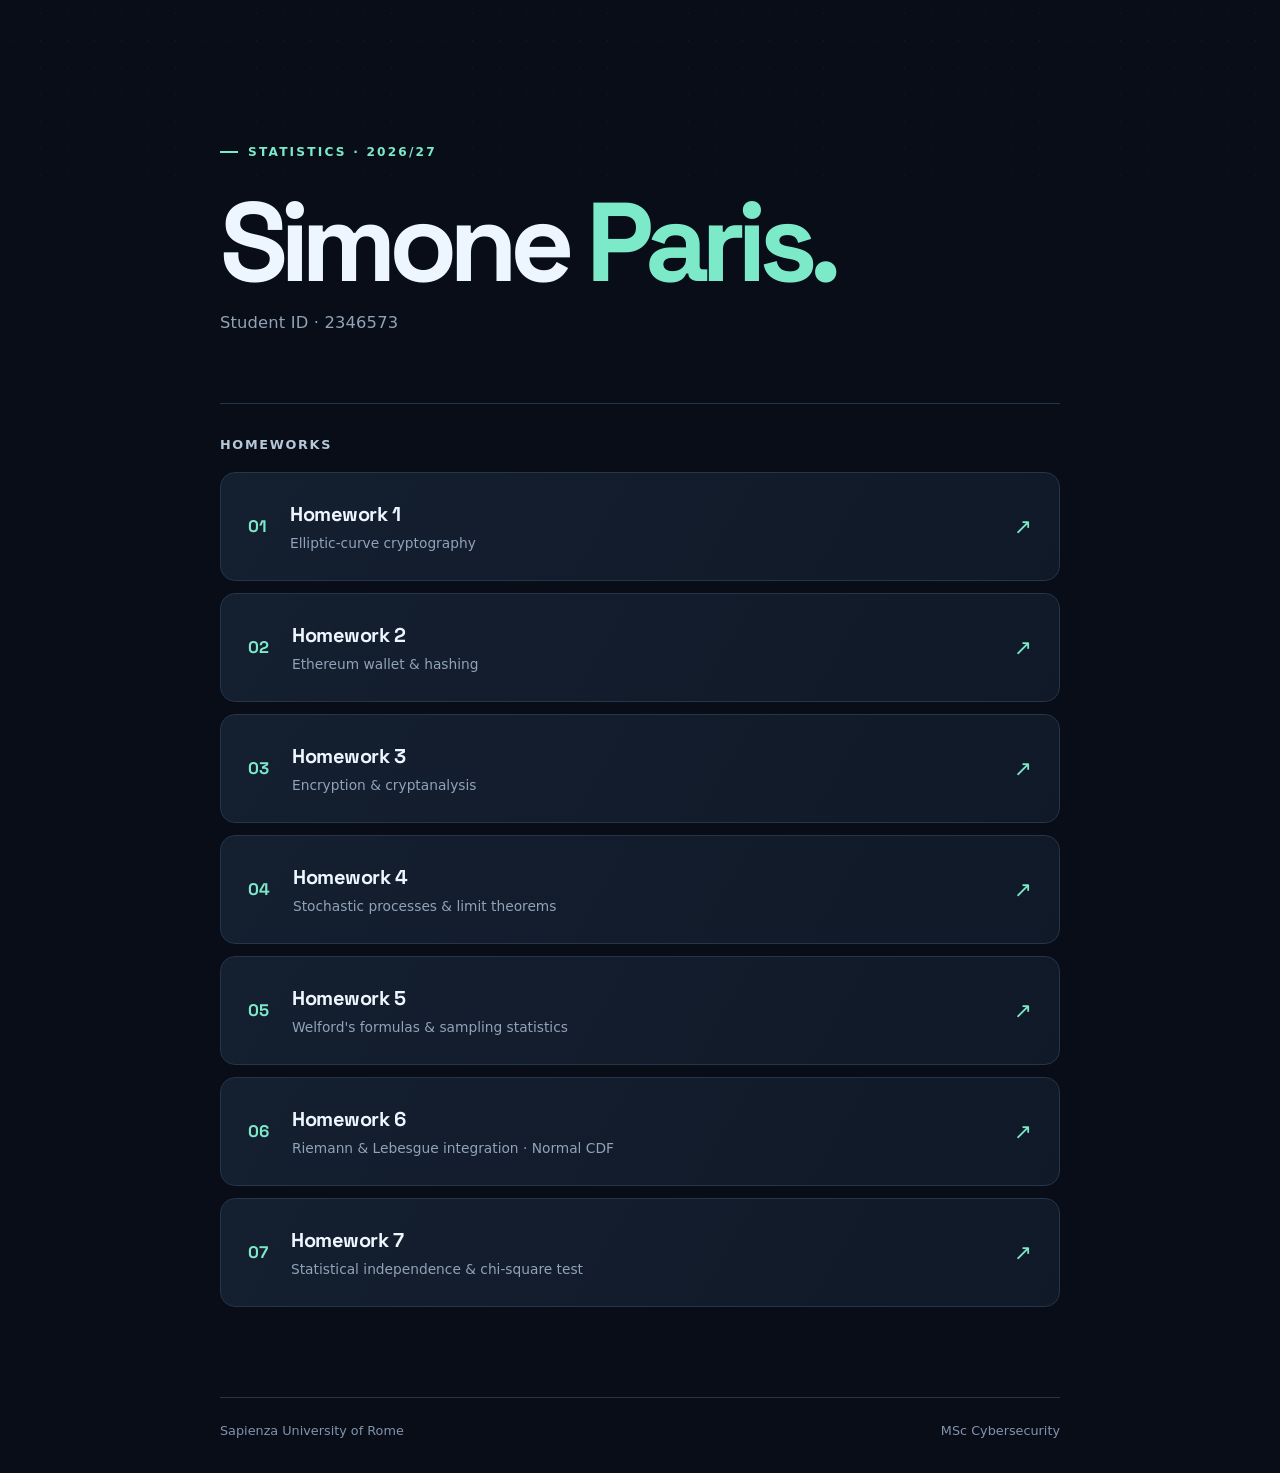
<file: index.html>
<!doctype html>
<html lang="en">
<head>
  <meta charset="utf-8">
  <meta name="viewport" content="width=device-width, initial-scale=1">
  <meta name="theme-color" content="#080d17">
  <meta name="description" content="Statistics homework — Simone Paris, student ID 2346573.">
  <title>Simone Paris | Statistics</title>
  <link rel="stylesheet" href="assets/styles.css">
  <style>
    :root { --accent: #7ce9c9; --ink: #edf6ff; --muted: #91a3b9; --line: #26364a; }
    * { box-sizing: border-box; }
    body { margin: 0; background: #080d17; color: var(--ink); font-family: system-ui, -apple-system, "Segoe UI", sans-serif; }
    .home-shell {
      width: min(840px, calc(100% - 48px));
      min-height: 100svh;
      margin: 0 auto;
      display: flex;
      flex-direction: column;
    }
    .home-main { flex: 1; padding: clamp(85px, 15vh, 160px) 0 90px; }
    .home-kicker {
      display: inline-flex;
      align-items: center;
      gap: 10px;
      color: var(--accent);
      font-size: .76rem;
      font-weight: 700;
      letter-spacing: .18em;
      text-transform: uppercase;
    }
    .home-kicker::before { content: ''; width: 18px; height: 2px; background: currentColor; }
    .home-title {
      margin: 22px 0 7px;
      color: var(--ink);
      font-family: 'Space Grotesk', system-ui, sans-serif;
      font-size: clamp(3.9rem, 11vw, 7rem);
      font-weight: 700;
      line-height: 1.05;
      letter-spacing: -.075em;
    }
    .home-title .surname { color: var(--accent); }
    .home-id { margin: 0; color: var(--muted); font-size: 1.02rem; letter-spacing: .01em; }
    .home-divider { height: 1px; margin: 67px 0 30px; background: var(--line); }
    .home-section-head { margin: 0 0 17px; color: #b6c7da; font-size: .8rem; font-weight: 700; letter-spacing: .13em; text-transform: uppercase; }
    .home-links { display: grid; gap: 12px; }
    .home-item {
      display: flex;
      align-items: center;
      gap: 23px;
      padding: 25px 27px;
      border: 1px solid var(--line);
      border-radius: 15px;
      background: linear-gradient(120deg, #141f30, #101927);
      color: var(--ink);
      text-decoration: none;
      transition: border-color .2s ease, transform .2s ease, background .2s ease;
    }
    .home-item:hover { border-color: #70e4c7a8; transform: translateY(-2px); background: #18273a; }
    .home-index { color: var(--accent); font-family: 'Space Grotesk', sans-serif; font-size: 1.05rem; font-weight: 700; }
    .home-label { flex: 1; min-width: 0; }
    .home-label strong { display: block; font-family: 'Space Grotesk', sans-serif; font-size: 1.25rem; letter-spacing: -.025em; }
    .home-label small { display: block; margin-top: 1px; color: var(--muted); font-size: .86rem; }
    .home-arrow { color: var(--accent); font-size: 1.35rem; }
    .home-footer { display: flex; justify-content: space-between; gap: 12px; padding: 22px 0 32px; border-top: 1px solid var(--line); color: #8293ac; font-size: .8rem; }
    @media(max-width: 600px) {
      .home-shell { width: min(100% - 36px, 840px); }
      .home-main { padding: 94px 0 64px; }
      .home-title { font-size: clamp(3.7rem, 13vw, 5rem); }
      .home-divider { margin-top: 53px; }
      .home-item { gap: 17px; padding: 21px 18px; }
      .home-footer { flex-direction: column; }
    }
  </style>
</head>
<body>
  <div class="home-shell">
    <main class="home-main">
      <span class="home-kicker">Statistics · 2026/27</span>
      <h1 class="home-title">Simone <span class="surname">Paris.</span></h1>
      <p class="home-id">Student ID · 2346573</p>

      <div class="home-divider"></div>
      <h2 class="home-section-head">Homeworks</h2>
      <div class="home-links">
        <a class="home-item" href="homework1/">
          <span class="home-index">01</span>
          <span class="home-label"><strong>Homework 1</strong><small>Elliptic-curve cryptography</small></span>
          <span class="home-arrow" aria-hidden="true">↗</span>
        </a>
        <a class="home-item" href="homework2/">
          <span class="home-index">02</span>
          <span class="home-label"><strong>Homework 2</strong><small>Ethereum wallet &amp; hashing</small></span>
          <span class="home-arrow" aria-hidden="true">↗</span>
        </a>
        <a class="home-item" href="homework3/">
          <span class="home-index">03</span>
          <span class="home-label"><strong>Homework 3</strong><small>Encryption &amp; cryptanalysis</small></span>
          <span class="home-arrow" aria-hidden="true">↗</span>
        </a>
        <a class="home-item" href="homework4/">
          <span class="home-index">04</span>
          <span class="home-label"><strong>Homework 4</strong><small>Stochastic processes &amp; limit theorems</small></span>
          <span class="home-arrow" aria-hidden="true">↗</span>
        </a>
        <a class="home-item" href="homework5/">
          <span class="home-index">05</span>
          <span class="home-label"><strong>Homework 5</strong><small>Welford's formulas &amp; sampling statistics</small></span>
          <span class="home-arrow" aria-hidden="true">↗</span>
        </a>
        <a class="home-item" href="homework6/">
          <span class="home-index">06</span>
          <span class="home-label"><strong>Homework 6</strong><small>Riemann &amp; Lebesgue integration · Normal CDF</small></span>
          <span class="home-arrow" aria-hidden="true">↗</span>
        </a>
        <a class="home-item" href="homework7/">
          <span class="home-index">07</span>
          <span class="home-label"><strong>Homework 7</strong><small>Statistical independence &amp; chi-square test</small></span>
          <span class="home-arrow" aria-hidden="true">↗</span>
        </a>
      </div>
    </main>
    <footer class="home-footer">
      <span>Sapienza University of Rome</span>
      <span>MSc Cybersecurity</span>
    </footer>
  </div>
</body>
</html>
</file>
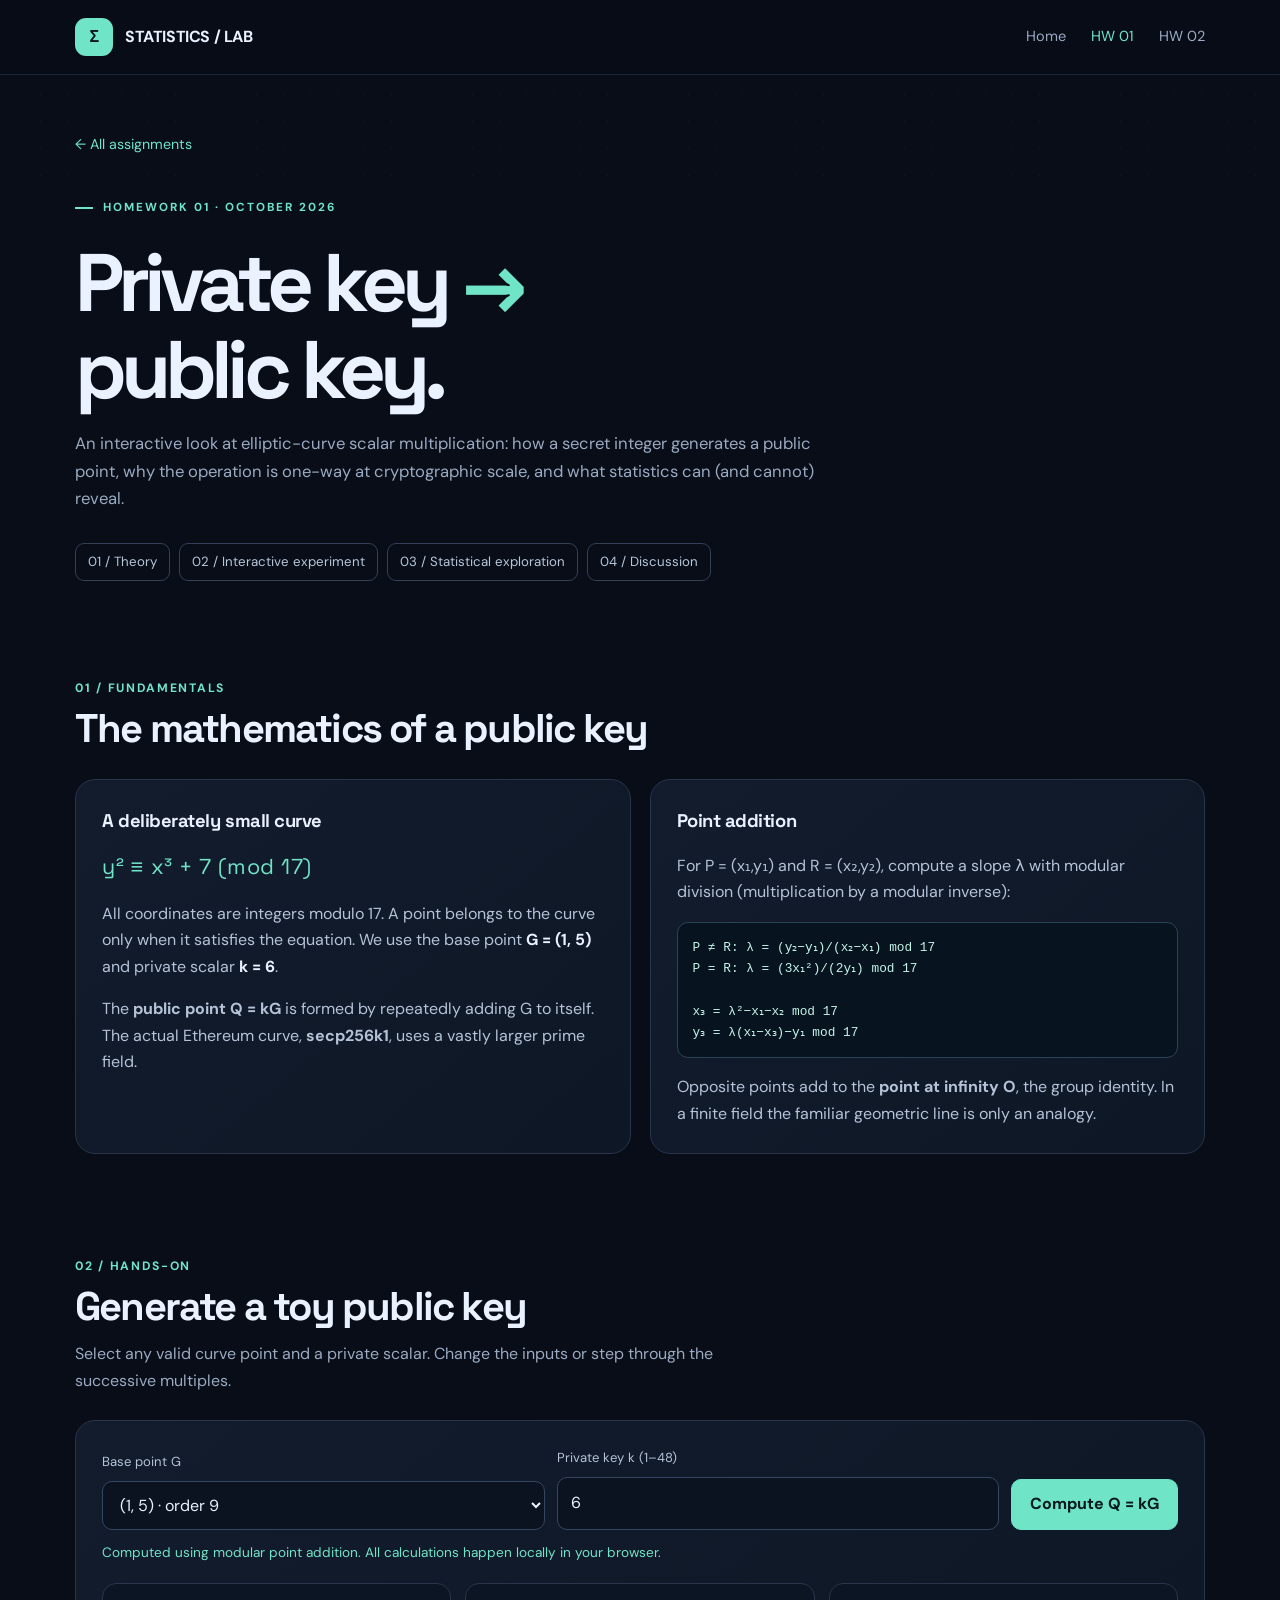
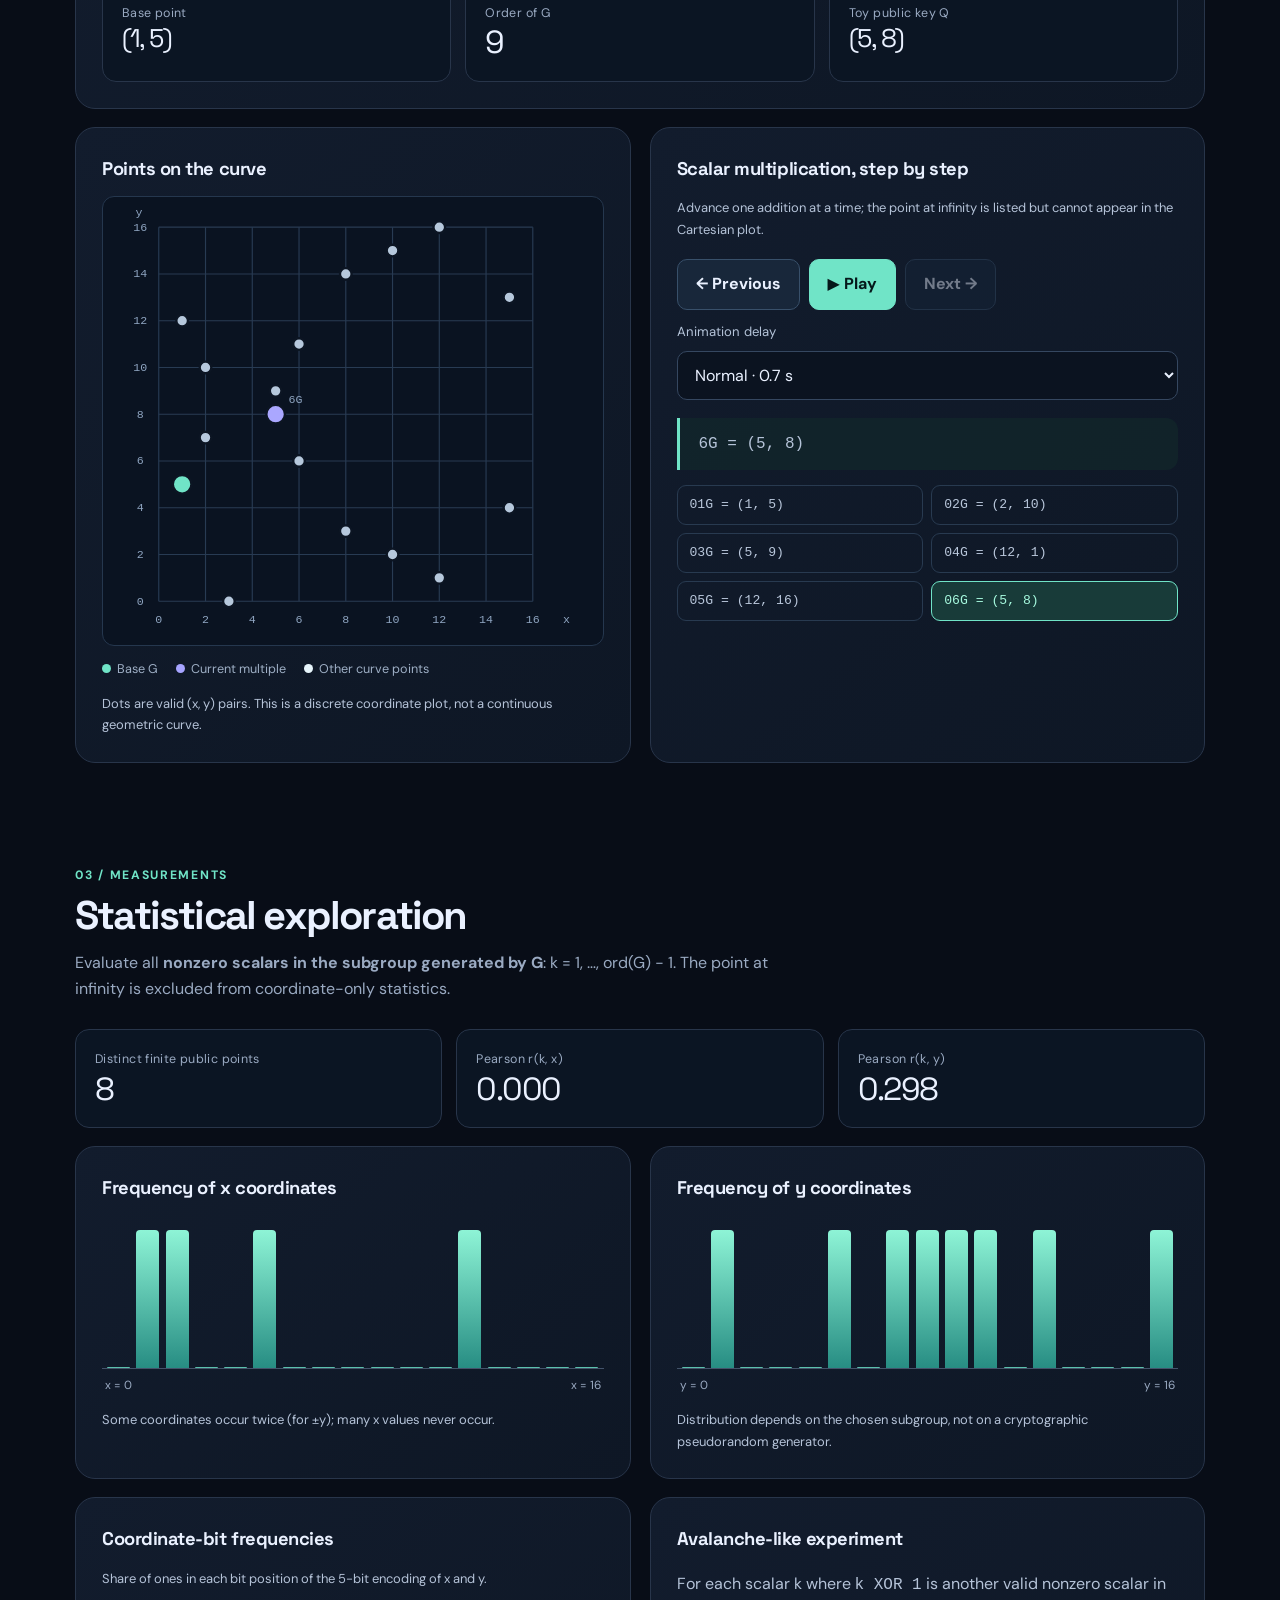
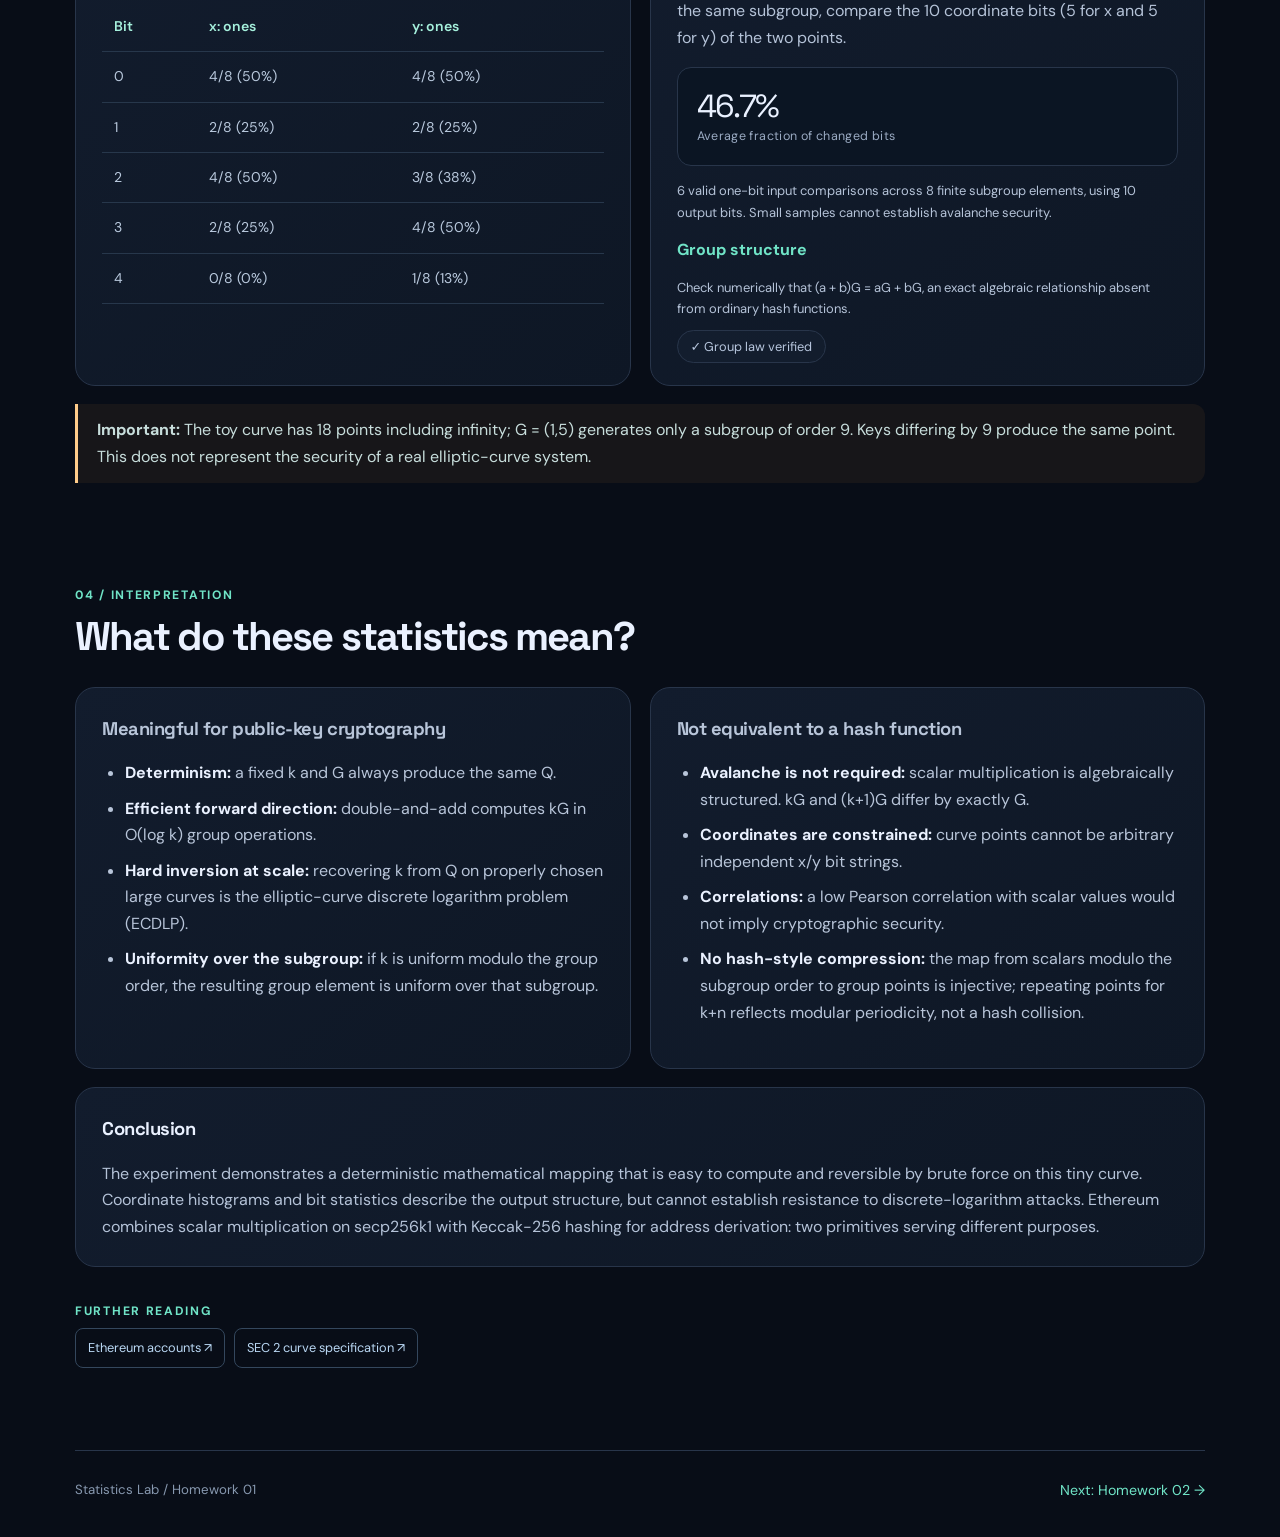
<file: homework1/index.html>
<!doctype html><html lang="en"><head><meta charset="utf-8"><meta name="viewport" content="width=device-width,initial-scale=1"><meta name="theme-color" content="#080d17"><title>Homework 01 · Elliptic Curves | Statistics Lab</title><link rel="stylesheet" href="../assets/styles.css"><script src="hw1.js" defer></script></head><body>
<nav class="nav"><div class="wrap nav-inner"><a class="brand" href="../"><span class="logo">Σ</span><span class="brand-word">STATISTICS / LAB</span></a><div class="nav-links"><a href="../">Home</a><a class="current" href="./">HW 01</a><a href="../homework2/">HW 02</a></div></div></nav>
<main><div class="wrap"><header class="page-hero"><a class="back" href="../">← All assignments</a><div style="margin-top:33px"><span class="eyebrow">Homework 01 · October 2026</span></div><h1 class="display">Private key <em>→</em><br>public key.</h1><p class="intro">An interactive look at elliptic-curve scalar multiplication: how a secret integer generates a public point, why the operation is one-way at cryptographic scale, and what statistics can (and cannot) reveal.</p><div class="jump"><a href="#theory">01 / Theory</a><a href="#experiment">02 / Interactive experiment</a><a href="#statistics">03 / Statistical exploration</a><a href="#discussion">04 / Discussion</a></div></header>
<section class="section" id="theory"><div class="section-top"><div><span class="section-num">01 / FUNDAMENTALS</span><h2 class="section-title">The mathematics of a public key</h2></div></div><div class="grid2"><div class="panel"><h3>A deliberately small curve</h3><div class="formula">y² ≡ x³ + 7 (mod 17)</div><p>All coordinates are integers modulo 17. A point belongs to the curve only when it satisfies the equation. We use the base point <strong style="color:var(--ink)">G = (1, 5)</strong> and private scalar <strong style="color:var(--ink)">k = 6</strong>.</p><p>The <strong>public point Q = kG</strong> is formed by repeatedly adding G to itself. The actual Ethereum curve, <strong>secp256k1</strong>, uses a vastly larger prime field.</p></div><div class="panel"><h3>Point addition</h3><p>For P = (x₁,y₁) and R = (x₂,y₂), compute a slope λ with modular division (multiplication by a modular inverse):</p><div class="output">P ≠ R: λ = (y₂−y₁)/(x₂−x₁) mod 17<br>P = R: λ = (3x₁²)/(2y₁) mod 17<br><br>x₃ = λ²−x₁−x₂ mod 17<br>y₃ = λ(x₁−x₃)−y₁ mod 17</div><p>Opposite points add to the <strong>point at infinity O</strong>, the group identity. In a finite field the familiar geometric line is only an analogy.</p></div></div></section>
<section class="section" id="experiment"><div class="section-top"><div><span class="section-num">02 / HANDS-ON</span><h2 class="section-title">Generate a toy public key</h2><p class="section-sub">Select any valid curve point and a private scalar. Change the inputs or step through the successive multiples.</p></div></div><div class="panel"><div class="controls"><div class="field"><label for="base">Base point G</label><select id="base"></select></div><div class="field"><label for="key">Private key k (1–48)</label><input id="key" type="number" value="6" min="1" max="48" step="1"></div><button class="btn" type="button" id="compute">Compute Q = kG</button></div><p class="status" id="inputStatus" role="status"></p><div class="stats" style="margin-top:18px"><div class="stat"><div class="label">Base point</div><div id="statG" class="number mono" style="font-size:1.6rem">(1,5)</div></div><div class="stat"><div class="label">Order of G</div><div id="statOrder" class="number">9</div></div><div class="stat"><div class="label">Toy public key Q</div><div id="statQ" class="number mono" style="font-size:1.6rem">(5,8)</div></div></div></div><div class="grid2" style="margin-top:18px"><div class="panel grid-card"><h3>Points on the curve</h3><svg id="curve" class="diagram" viewBox="0 0 430 385" role="img" aria-label="Finite field plot of all points on the toy elliptic curve"></svg><div class="legend"><span><i class="dot a"></i>Base G</span><span><i class="dot b"></i>Current multiple</span><span><i class="dot c"></i>Other curve points</span></div><p class="mini">Dots are valid (x, y) pairs. This is a discrete coordinate plot, not a continuous geometric curve.</p></div><div class="panel grid-card"><h3>Scalar multiplication, step by step</h3><p class="mini">Advance one addition at a time; the point at infinity is listed but cannot appear in the Cartesian plot.</p><div class="btnrow" style="margin:19px 0 11px"><button class="btn secondary" id="prev" type="button">← Previous</button><button class="btn" id="play" type="button">▶ Play</button><button class="btn secondary" id="next" type="button">Next →</button></div><div class="field" style="margin:0 0 18px"><label for="speed">Animation delay</label><select id="speed"><option value="1500">Slow · 1.5 s</option><option value="700" selected>Normal · 0.7 s</option><option value="280">Fast · 0.28 s</option></select></div><div class="callout" style="margin-bottom:15px"><p id="currentStep" class="mono">6G = (5, 8)</p></div><ol class="trace" id="trace" aria-label="Point multiplication trace"></ol></div></div></section>
<section class="section" id="statistics"><div class="section-top"><div><span class="section-num">03 / MEASUREMENTS</span><h2 class="section-title">Statistical exploration</h2><p class="section-sub">Evaluate all <strong>nonzero scalars in the subgroup generated by G</strong>: k = 1, …, ord(G) − 1. The point at infinity is excluded from coordinate-only statistics.</p></div></div><div class="stats" style="margin-bottom:18px"><div class="stat"><div class="label">Distinct finite public points</div><div id="distinct" class="number">8</div></div><div class="stat"><div class="label">Pearson r(k, x)</div><div id="corrx" class="number">—</div></div><div class="stat"><div class="label">Pearson r(k, y)</div><div id="corry" class="number">—</div></div></div><div class="grid2"><div class="panel"><h3>Frequency of x coordinates</h3><div id="xchart" class="chart" role="img" aria-label="Histogram of x coordinate frequencies"></div><div class="axis"><span>x = 0</span><span>x = 16</span></div><p class="mini">Some coordinates occur twice (for ±y); many x values never occur.</p></div><div class="panel"><h3>Frequency of y coordinates</h3><div id="ychart" class="chart" role="img" aria-label="Histogram of y coordinate frequencies"></div><div class="axis"><span>y = 0</span><span>y = 16</span></div><p class="mini">Distribution depends on the chosen subgroup, not on a cryptographic pseudorandom generator.</p></div></div><div class="grid2" style="margin-top:18px"><div class="panel"><h3>Coordinate-bit frequencies</h3><p class="mini">Share of ones in each bit position of the 5-bit encoding of x and y.</p><div class="table-scroll"><table class="data-table"><thead><tr><th>Bit</th><th>x: ones</th><th>y: ones</th></tr></thead><tbody id="bitsTable"></tbody></table></div></div><div class="panel"><h3>Avalanche-like experiment</h3><p class="prose">For each scalar k where <span class="mono">k XOR 1</span> is another valid nonzero scalar in the same subgroup, compare the 10 coordinate bits (5 for x and 5 for y) of the two points.</p><div class="stat" style="margin:14px 0"><div id="avalanche" class="number">—</div><div class="label">Average fraction of changed bits</div></div><p class="mini" id="avalancheNote">This comparison is illustrative, not a security benchmark. It is not a required property of scalar multiplication.</p><h4>Group structure</h4><p class="mini">Check numerically that (a + b)G = aG + bG, an exact algebraic relationship absent from ordinary hash functions.</p><span id="groupCheck" class="chip">Checking…</span></div></div><div class="callout warn" style="margin-top:18px"><p><strong>Important:</strong> The toy curve has 18 points including infinity; G = (1,5) generates only a subgroup of order 9. Keys differing by 9 produce the same point. This does not represent the security of a real elliptic-curve system.</p></div></section>
<section class="section" id="discussion"><div class="section-top"><div><span class="section-num">04 / INTERPRETATION</span><h2 class="section-title">What do these statistics mean?</h2></div></div><div class="grid2"><div class="panel prose"><h3>Meaningful for public-key cryptography</h3><ul><li><strong>Determinism:</strong> a fixed k and G always produce the same Q.</li><li><strong>Efficient forward direction:</strong> double-and-add computes kG in O(log k) group operations.</li><li><strong>Hard inversion at scale:</strong> recovering k from Q on properly chosen large curves is the elliptic-curve discrete logarithm problem (ECDLP).</li><li><strong>Uniformity over the subgroup:</strong> if k is uniform modulo the group order, the resulting group element is uniform over that subgroup.</li></ul></div><div class="panel prose"><h3>Not equivalent to a hash function</h3><ul><li><strong>Avalanche is not required:</strong> scalar multiplication is algebraically structured. kG and (k+1)G differ by exactly G.</li><li><strong>Coordinates are constrained:</strong> curve points cannot be arbitrary independent x/y bit strings.</li><li><strong>Correlations:</strong> a low Pearson correlation with scalar values would not imply cryptographic security.</li><li><strong>No hash-style compression:</strong> the map from scalars modulo the subgroup order to group points is injective; repeating points for k+n reflects modular periodicity, not a hash collision.</li></ul></div></div><div class="panel" style="margin-top:18px"><h3>Conclusion</h3><p class="prose">The experiment demonstrates a deterministic mathematical mapping that is easy to compute and reversible by brute force on this tiny curve. Coordinate histograms and bit statistics describe the output structure, but cannot establish resistance to discrete-logarithm attacks. Ethereum combines scalar multiplication on secp256k1 with Keccak-256 hashing for address derivation: two primitives serving different purposes.</p></div><div class="section" style="padding-bottom:14px"><span class="section-num">FURTHER READING</span><div class="sources"><a href="https://ethereum.org/en/developers/docs/accounts/" target="_blank" rel="noopener noreferrer">Ethereum accounts ↗</a><a href="https://www.secg.org/sec2-v2.pdf" target="_blank" rel="noopener noreferrer">SEC 2 curve specification ↗</a></div></div></section></div></main><footer class="wrap footer"><span>Statistics Lab / Homework 01</span><a class="back" href="../homework2/">Next: Homework 02 →</a></footer></body></html>
</file>
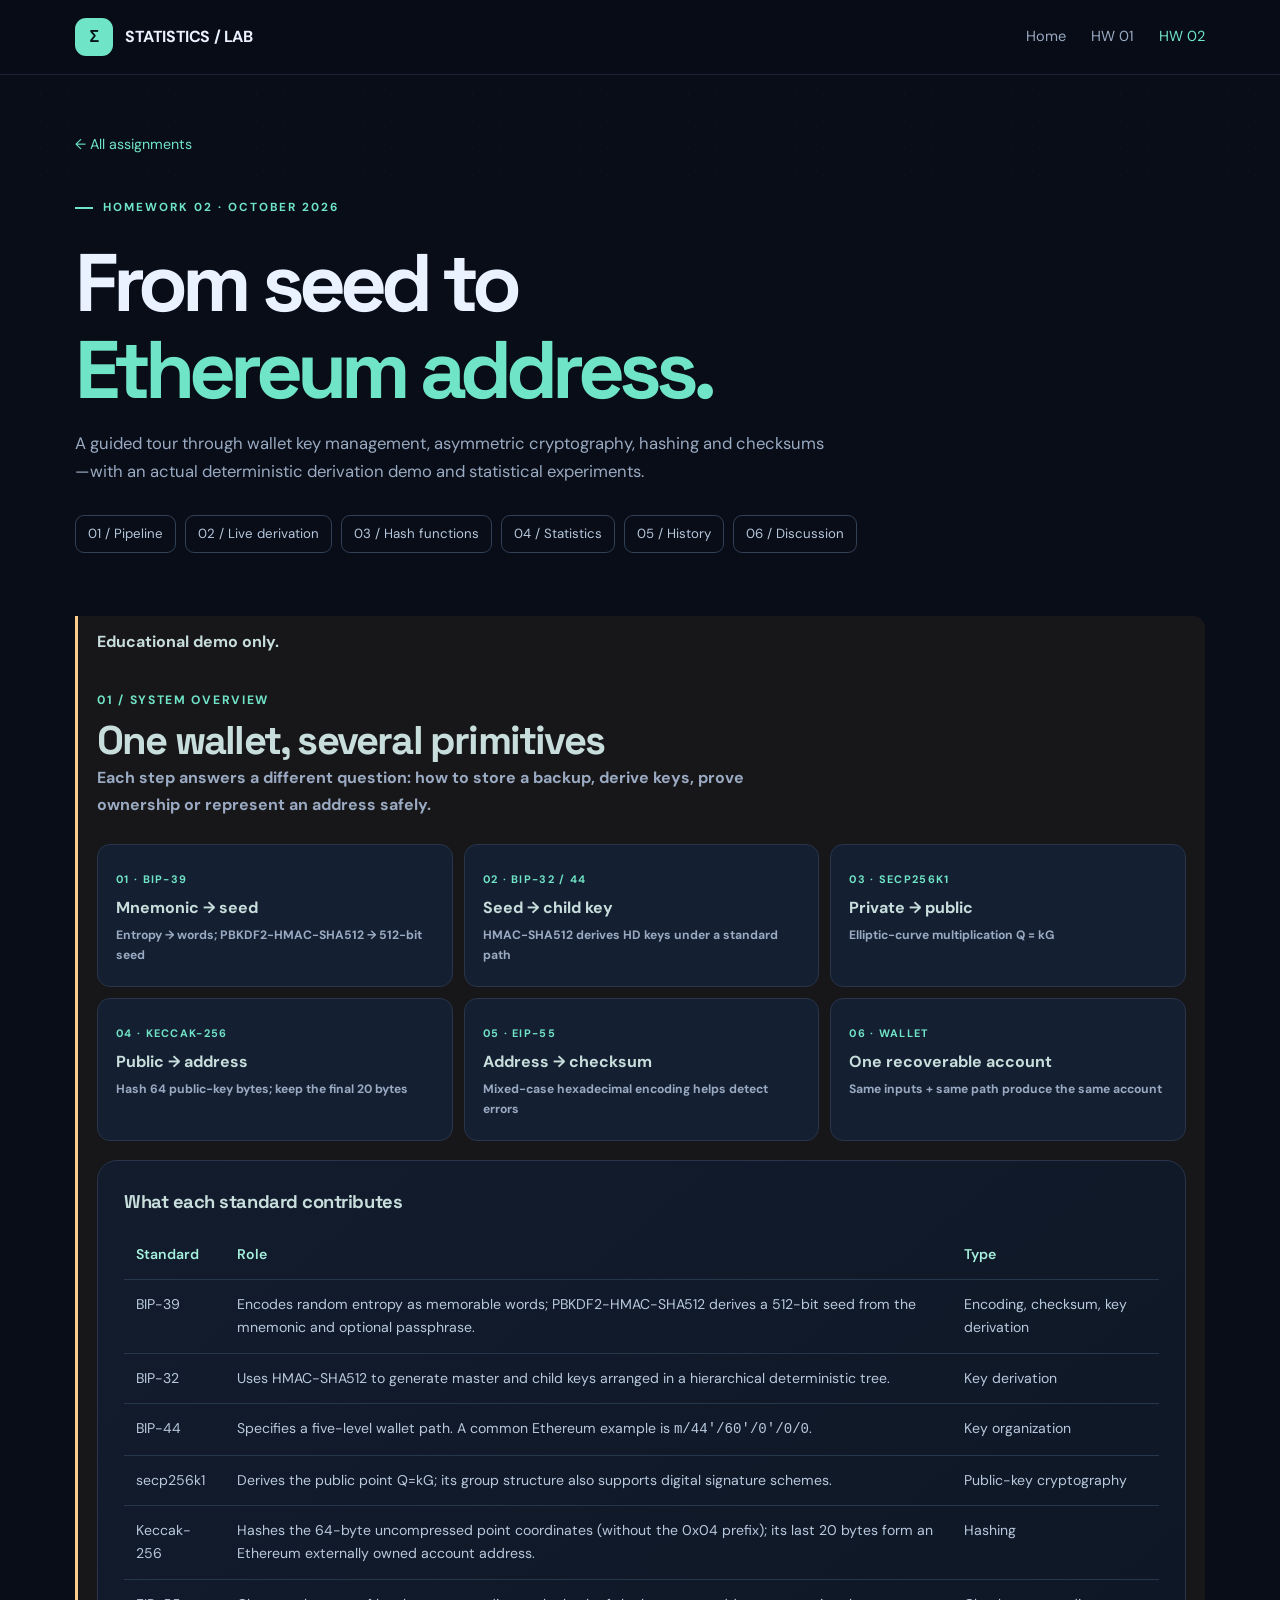
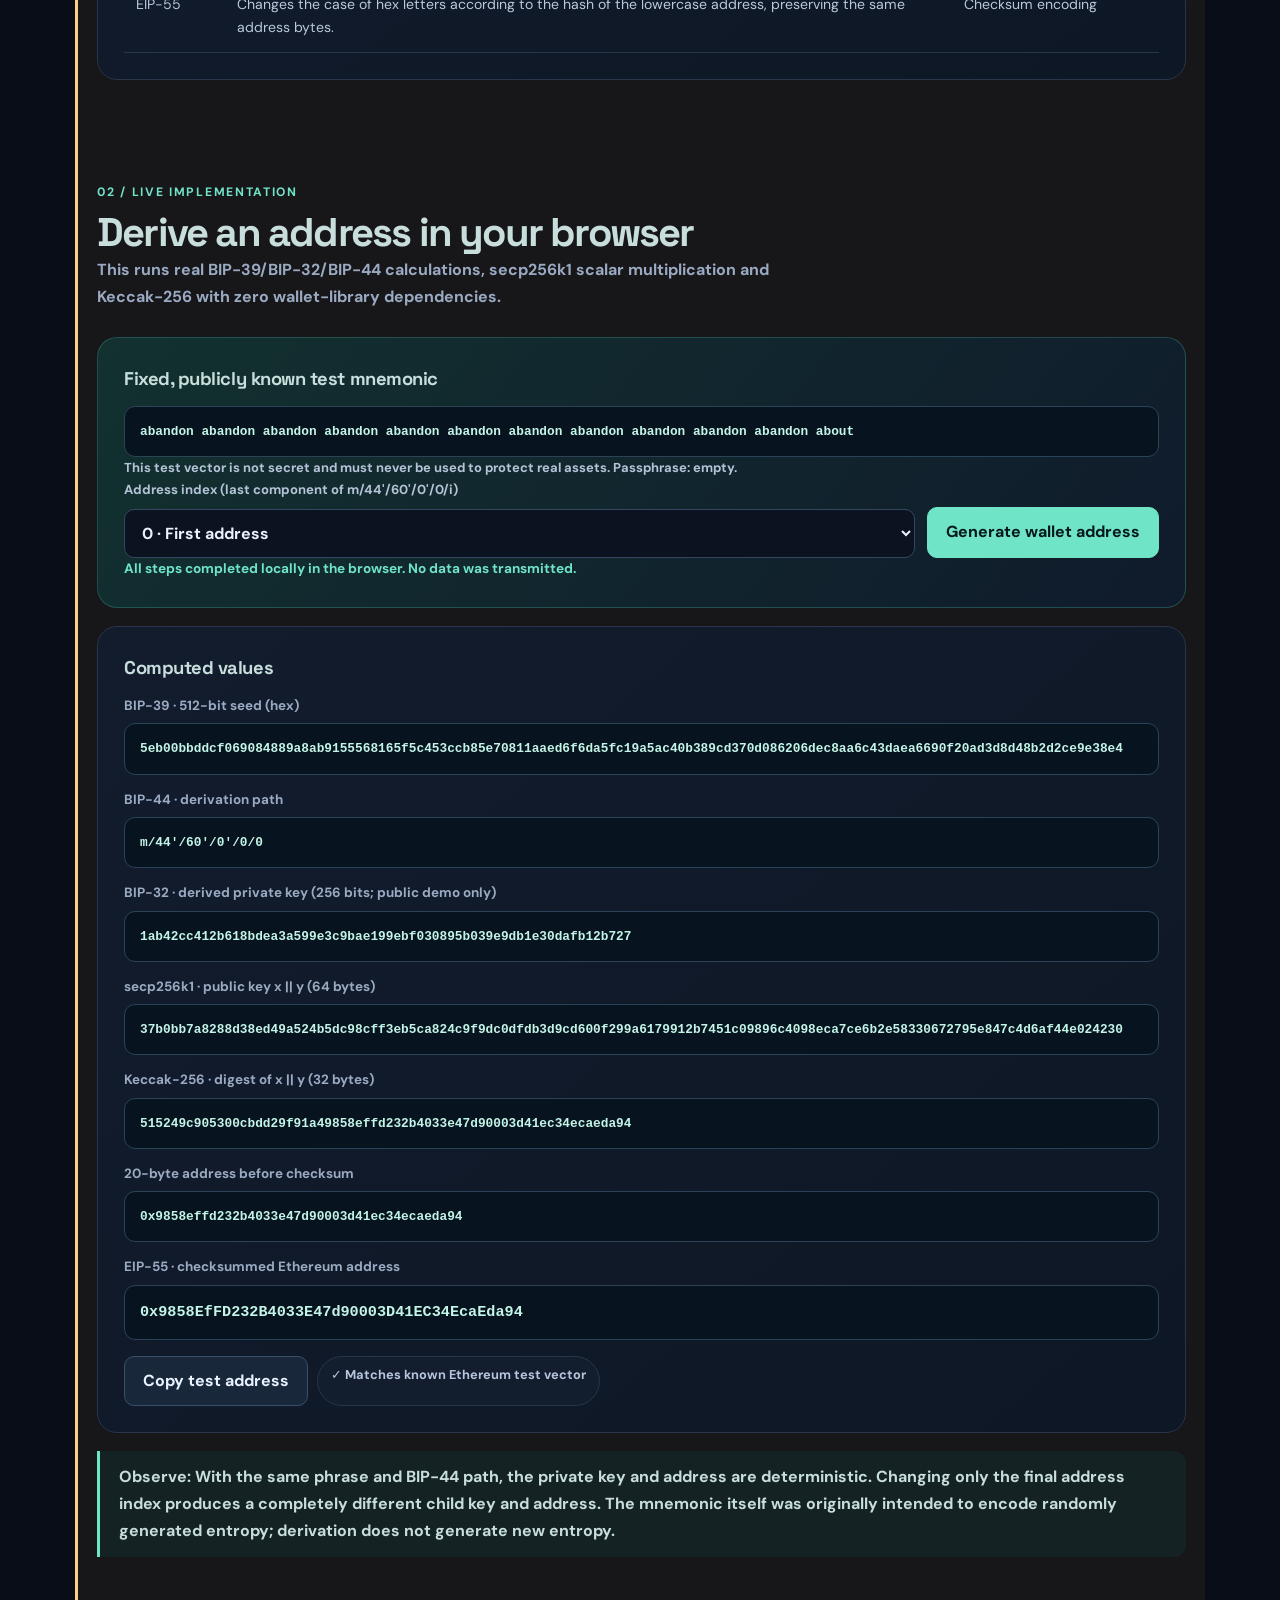
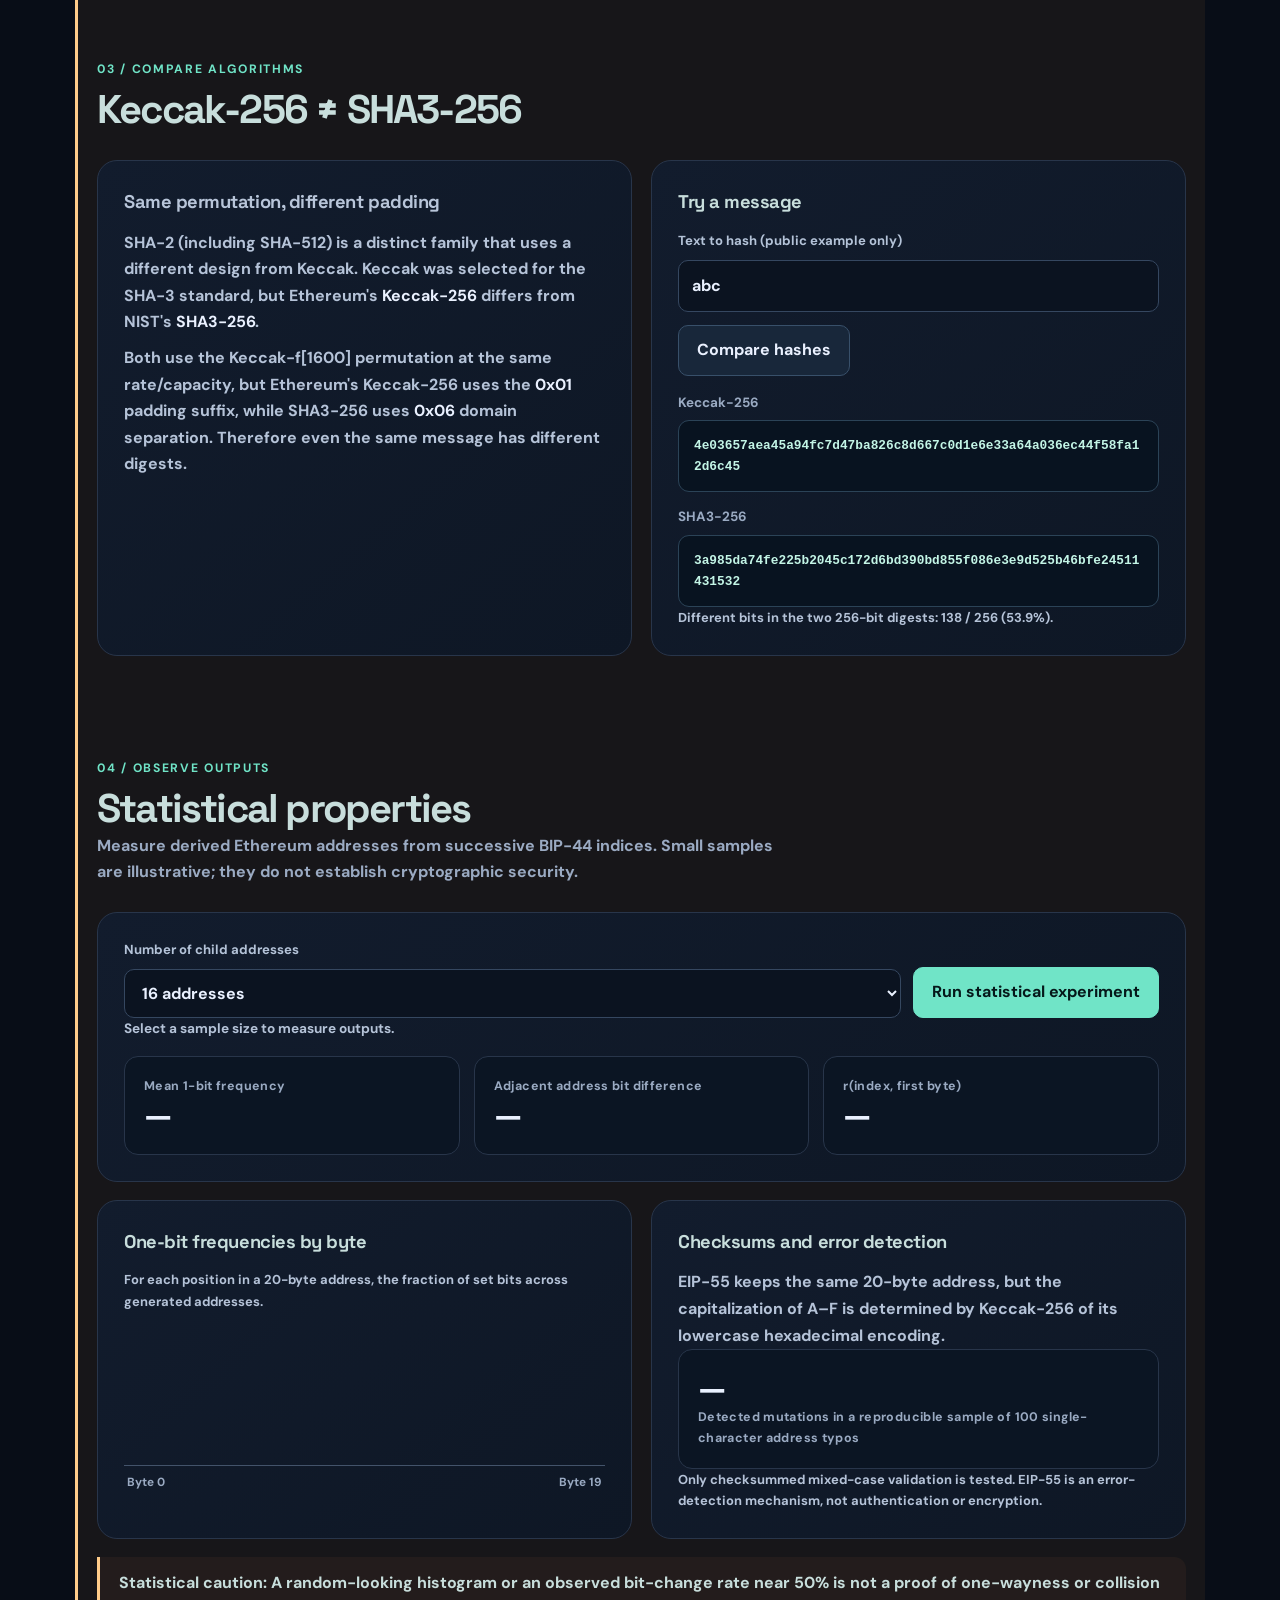
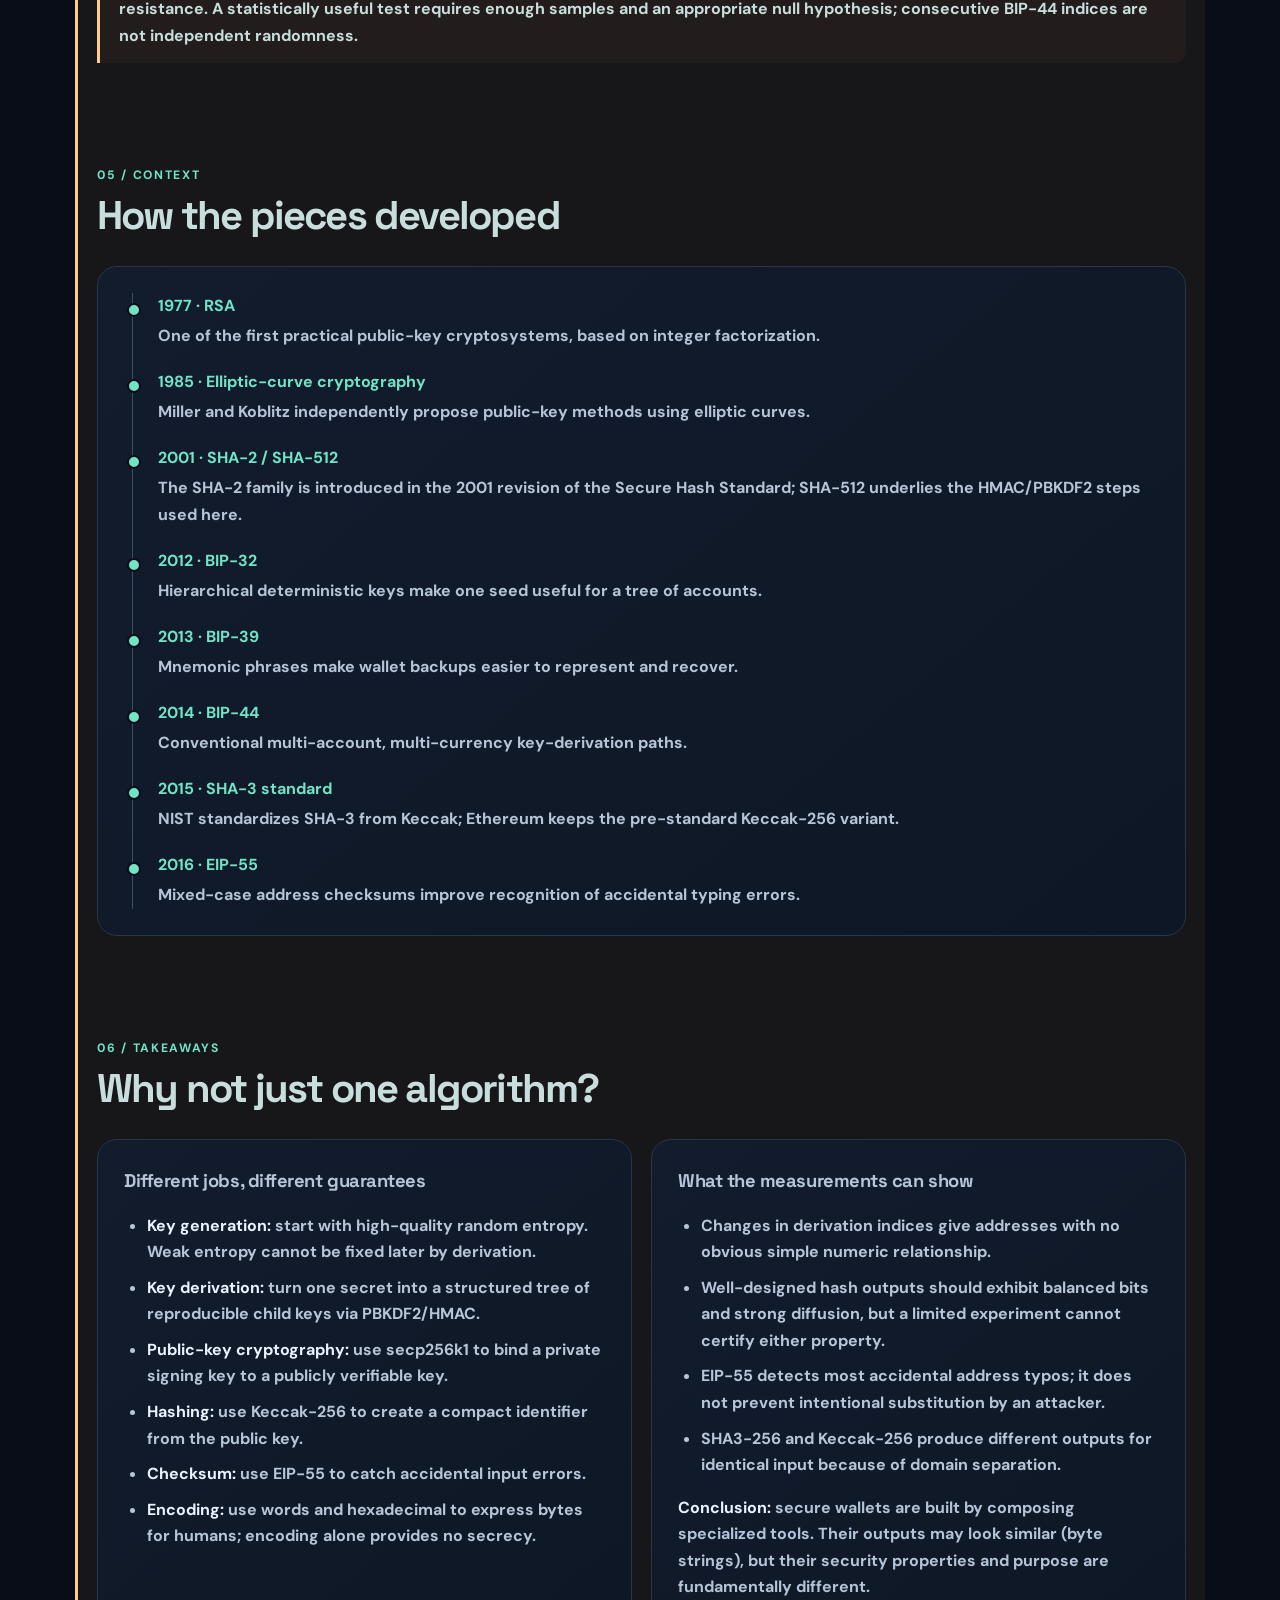
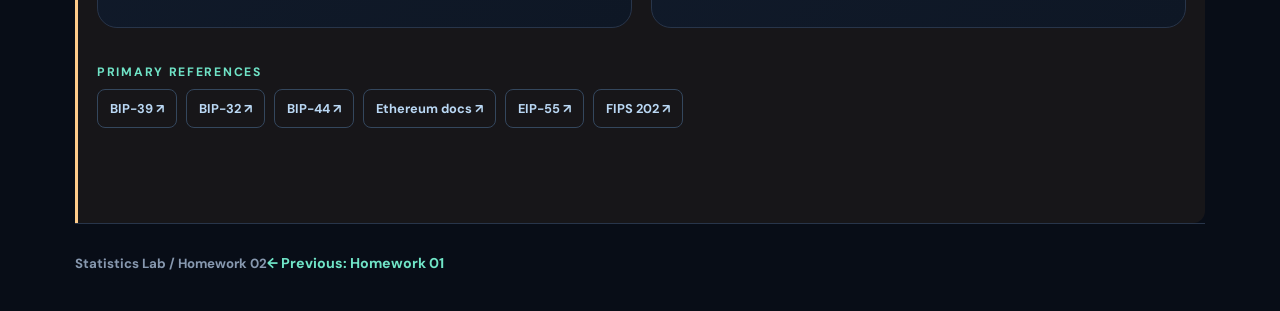
<file: homework2/index.html>
<!doctype html><html lang="en"><head><meta charset="utf-8"><meta name="viewport" content="width=device-width,initial-scale=1"><meta name="theme-color" content="#080d17"><title>Homework 1 part 2 · Ethereum Wallet Pipeline | Statistics Lab</title><link rel="stylesheet" href="../assets/styles.css"><script type="module" src="hw2.js"></script></head><body>
<nav class="nav"><div class="wrap nav-inner"><a class="brand" href="../"><span class="logo">Σ</span><span class="brand-word">STATISTICS / LAB</span></a><div class="nav-links"><a href="../">Home</a><a href="../homework1/">HW 01</a><a class="current" href="./">HW 02</a></div></div></nav>
<main><div class="wrap"><header class="page-hero"><a class="back" href="../">← All assignments</a><div style="margin-top:33px"><span class="eyebrow">Homework 02 · October 2026</span></div><h1 class="display">From seed to<br><em>Ethereum address.</em></h1><p class="intro">A guided tour through wallet key management, asymmetric cryptography, hashing and checksums—with an actual deterministic derivation demo and statistical experiments.</p><div class="jump"><a href="#pipeline">01 / Pipeline</a><a href="#live">02 / Live derivation</a><a href="#hashes">03 / Hash functions</a><a href="#statistics">04 / Statistics</a><a href="#history">05 / History</a><a href="#discussion">06 / Discussion</a></div></header>
<div class="callout warn"><p><strong>Educational demo only.
<section class="section" id="pipeline"><div class="section-top"><div><span class="section-num">01 / SYSTEM OVERVIEW</span><h2 class="section-title">One wallet, several primitives</h2><p class="section-sub">Each step answers a different question: how to store a backup, derive keys, prove ownership or represent an address safely.</p></div></div><div class="stepflow"><div class="flow-step"><span>01 · BIP-39</span><strong>Mnemonic → seed</strong><small>Entropy → words; PBKDF2-HMAC-SHA512 → 512-bit seed</small></div><div class="flow-step"><span>02 · BIP-32 / 44</span><strong>Seed → child key</strong><small>HMAC-SHA512 derives HD keys under a standard path</small></div><div class="flow-step"><span>03 · SECP256K1</span><strong>Private → public</strong><small>Elliptic-curve multiplication Q = kG</small></div><div class="flow-step"><span>04 · KECCAK-256</span><strong>Public → address</strong><small>Hash 64 public-key bytes; keep the final 20 bytes</small></div><div class="flow-step"><span>05 · EIP-55</span><strong>Address → checksum</strong><small>Mixed-case hexadecimal encoding helps detect errors</small></div><div class="flow-step"><span>06 · WALLET</span><strong>One recoverable account</strong><small>Same inputs + same path produce the same account</small></div></div><div class="panel" style="margin-top:19px"><h3>What each standard contributes</h3><div class="table-scroll"><table class="data-table"><thead><tr><th>Standard</th><th>Role</th><th>Type</th></tr></thead><tbody><tr><td>BIP-39</td><td>Encodes random entropy as memorable words; PBKDF2-HMAC-SHA512 derives a 512-bit seed from the mnemonic and optional passphrase.</td><td>Encoding, checksum, key derivation</td></tr><tr><td>BIP-32</td><td>Uses HMAC-SHA512 to generate master and child keys arranged in a hierarchical deterministic tree.</td><td>Key derivation</td></tr><tr><td>BIP-44</td><td>Specifies a five-level wallet path. A common Ethereum example is <span class="mono">m/44'/60'/0'/0/0</span>.</td><td>Key organization</td></tr><tr><td>secp256k1</td><td>Derives the public point Q=kG; its group structure also supports digital signature schemes.</td><td>Public-key cryptography</td></tr><tr><td>Keccak-256</td><td>Hashes the 64-byte uncompressed point coordinates (without the 0x04 prefix); its last 20 bytes form an Ethereum externally owned account address.</td><td>Hashing</td></tr><tr><td>EIP-55</td><td>Changes the case of hex letters according to the hash of the lowercase address, preserving the same address bytes.</td><td>Checksum encoding</td></tr></tbody></table></div></div></section>
<section class="section" id="live"><div class="section-top"><div><span class="section-num">02 / LIVE IMPLEMENTATION</span><h2 class="section-title">Derive an address in your browser</h2><p class="section-sub">This runs real BIP-39/BIP-32/BIP-44 calculations, secp256k1 scalar multiplication and Keccak-256 with zero wallet-library dependencies.</p></div></div><div class="panel highlight"><h3>Fixed, publicly known test mnemonic</h3><div class="output" id="mnemonic">abandon abandon abandon abandon abandon abandon abandon abandon abandon abandon abandon about</div><p class="mini">This test vector is not secret and must never be used to protect real assets. Passphrase: empty.</p><div class="controls"><div class="field"><label for="addressIndex">Address index (last component of m/44'/60'/0'/0/i)</label><select id="addressIndex"><option value="0">0 · First address</option><option value="1">1 · Second address</option><option value="2">2 · Third address</option><option value="3">3 · Fourth address</option><option value="4">4 · Fifth address</option><option value="5">5 · Sixth address</option><option value="6">6 · Seventh address</option><option value="7">7 · Eighth address</option><option value="8">8 · Ninth address</option><option value="9">9 · Tenth address</option></select></div><button id="derive" class="btn" type="button">Generate wallet address</button></div><p id="deriveStatus" class="status" role="status">Press Generate to run the pipeline.</p></div><div class="panel" style="margin-top:18px"><h3>Computed values</h3><div class="result-grid"><div class="result-row"><div class="label">BIP-39 · 512-bit seed (hex)</div><div class="output" id="seedValue">—</div></div><div class="result-row"><div class="label">BIP-44 · derivation path</div><div class="output" id="pathValue">m/44'/60'/0'/0/0</div></div><div class="result-row"><div class="label">BIP-32 · derived private key (256 bits; public demo only)</div><div class="output" id="privateValue">—</div></div><div class="result-row"><div class="label">secp256k1 · public key x || y (64 bytes)</div><div class="output" id="publicValue">—</div></div><div class="result-row"><div class="label">Keccak-256 · digest of x || y (32 bytes)</div><div class="output" id="hashValue">—</div></div><div class="result-row"><div class="label">20-byte address before checksum</div><div class="output" id="rawValue">—</div></div><div class="result-row"><div class="label">EIP-55 · checksummed Ethereum address</div><div class="output" id="addressValue" style="font-size:.95rem">—</div></div></div><div class="btnrow" style="margin-top:16px"><button class="btn secondary" id="copyAddr" type="button" disabled>Copy test address</button><span id="vectorTest" class="chip">Test vector pending</span></div></div><div class="callout" style="margin-top:18px"><p><strong>Observe:</strong> With the same phrase and BIP-44 path, the private key and address are deterministic. Changing only the final address index produces a completely different child key and address. The mnemonic itself was originally intended to encode randomly generated entropy; derivation does not generate new entropy.</p></div></section>
<section class="section" id="hashes"><div class="section-top"><div><span class="section-num">03 / COMPARE ALGORITHMS</span><h2 class="section-title">Keccak-256 ≠ SHA3-256</h2></div></div><div class="grid2"><div class="panel prose"><h3>Same permutation, different padding</h3><p>SHA-2 (including SHA-512) is a distinct family that uses a different design from Keccak. Keccak was selected for the SHA-3 standard, but Ethereum's <strong>Keccak-256</strong> differs from NIST's <strong>SHA3-256</strong>.</p><p>Both use the Keccak-f[1600] permutation at the same rate/capacity, but Ethereum's Keccak-256 uses the <strong>0x01</strong> padding suffix, while SHA3-256 uses <strong>0x06</strong> domain separation. Therefore even the same message has different digests.</p></div><div class="panel"><h3>Try a message</h3><div class="field"><label for="textInput">Text to hash (public example only)</label><input type="text" id="textInput" value="abc" maxlength="200"></div><button class="btn secondary" id="compare" type="button" style="margin:13px 0 16px">Compare hashes</button><div class="result-grid"><div class="result-row"><div class="label">Keccak-256</div><div class="output" id="keccakValue">—</div></div><div class="result-row"><div class="label">SHA3-256</div><div class="output" id="sha3Value">—</div></div></div><p id="hashDistance" class="mini">—</p></div></div></section>
<section class="section" id="statistics"><div class="section-top"><div><span class="section-num">04 / OBSERVE OUTPUTS</span><h2 class="section-title">Statistical properties</h2><p class="section-sub">Measure derived Ethereum addresses from successive BIP-44 indices. Small samples are illustrative; they do not establish cryptographic security.</p></div></div><div class="panel"><div class="controls"><div class="field"><label for="sampleCount">Number of child addresses</label><select id="sampleCount"><option value="8">8 addresses</option><option value="16" selected>16 addresses</option><option value="24">24 addresses</option></select></div><button class="btn" id="runStats" type="button">Run statistical experiment</button></div><p class="status" id="statsStatus" role="status">Select a sample size to measure outputs.</p><div class="stats" style="margin-top:15px"><div class="stat"><div class="label">Mean 1-bit frequency</div><div class="number" id="bitBalance">—</div></div><div class="stat"><div class="label">Adjacent address bit difference</div><div class="number" id="bitDiff">—</div></div><div class="stat"><div class="label">r(index, first byte)</div><div class="number" id="byteCorr">—</div></div></div></div><div class="grid2" style="margin-top:18px"><div class="panel"><h3>One-bit frequencies by byte</h3><p class="mini">For each position in a 20-byte address, the fraction of set bits across generated addresses.</p><div id="balanceChart" class="chart" role="img" aria-label="Address one-bit frequency by byte"></div><div class="axis"><span>Byte 0</span><span>Byte 19</span></div></div><div class="panel"><h3>Checksums and error detection</h3><p class="prose">EIP-55 keeps the same 20-byte address, but the capitalization of A–F is determined by Keccak-256 of its lowercase hexadecimal encoding.</p><div class="stat"><div class="number" id="checksumDetect">—</div><div class="label">Detected mutations in a reproducible sample of 100 single-character address typos</div></div><p class="mini">Only checksummed mixed-case validation is tested. EIP-55 is an error-detection mechanism, not authentication or encryption.</p></div></div><div class="callout warn" style="margin-top:18px"><p><strong>Statistical caution:</strong> A random-looking histogram or an observed bit-change rate near 50% is not a proof of one-wayness or collision resistance. A statistically useful test requires enough samples and an appropriate null hypothesis; consecutive BIP-44 indices are not independent randomness.</p></div></section>
<section class="section" id="history"><div class="section-top"><div><span class="section-num">05 / CONTEXT</span><h2 class="section-title">How the pieces developed</h2></div></div><div class="panel"><div class="timeline"><div class="timeitem"><strong>1977 · RSA</strong><p>One of the first practical public-key cryptosystems, based on integer factorization.</p></div><div class="timeitem"><strong>1985 · Elliptic-curve cryptography</strong><p>Miller and Koblitz independently propose public-key methods using elliptic curves.</p></div><div class="timeitem"><strong>2001 · SHA-2 / SHA-512</strong><p>The SHA-2 family is introduced in the 2001 revision of the Secure Hash Standard; SHA-512 underlies the HMAC/PBKDF2 steps used here.</p></div><div class="timeitem"><strong>2012 · BIP-32</strong><p>Hierarchical deterministic keys make one seed useful for a tree of accounts.</p></div><div class="timeitem"><strong>2013 · BIP-39</strong><p>Mnemonic phrases make wallet backups easier to represent and recover.</p></div><div class="timeitem"><strong>2014 · BIP-44</strong><p>Conventional multi-account, multi-currency key-derivation paths.</p></div><div class="timeitem"><strong>2015 · SHA-3 standard</strong><p>NIST standardizes SHA-3 from Keccak; Ethereum keeps the pre-standard Keccak-256 variant.</p></div><div class="timeitem" style="margin-bottom:0"><strong>2016 · EIP-55</strong><p>Mixed-case address checksums improve recognition of accidental typing errors.</p></div></div></div></section>
<section class="section" id="discussion"><div class="section-top"><div><span class="section-num">06 / TAKEAWAYS</span><h2 class="section-title">Why not just one algorithm?</h2></div></div><div class="grid2"><div class="panel prose"><h3>Different jobs, different guarantees</h3><ul><li><strong>Key generation:</strong> start with high-quality random entropy. Weak entropy cannot be fixed later by derivation.</li><li><strong>Key derivation:</strong> turn one secret into a structured tree of reproducible child keys via PBKDF2/HMAC.</li><li><strong>Public-key cryptography:</strong> use secp256k1 to bind a private signing key to a publicly verifiable key.</li><li><strong>Hashing:</strong> use Keccak-256 to create a compact identifier from the public key.</li><li><strong>Checksum:</strong> use EIP-55 to catch accidental input errors.</li><li><strong>Encoding:</strong> use words and hexadecimal to express bytes for humans; encoding alone provides no secrecy.</li></ul></div><div class="panel prose"><h3>What the measurements can show</h3><ul><li>Changes in derivation indices give addresses with no obvious simple numeric relationship.</li><li>Well-designed hash outputs should exhibit balanced bits and strong diffusion, but a limited experiment cannot certify either property.</li><li>EIP-55 detects most accidental address typos; it does not prevent intentional substitution by an attacker.</li><li>SHA3-256 and Keccak-256 produce different outputs for identical input because of domain separation.</li></ul><p><strong>Conclusion:</strong> secure wallets are built by composing specialized tools. Their outputs may look similar (byte strings), but their security properties and purpose are fundamentally different.</p></div></div><div class="section" style="padding-bottom:14px"><span class="section-num">PRIMARY REFERENCES</span><div class="sources"><a href="https://github.com/bitcoin/bips/blob/master/bip-0039.mediawiki" target="_blank" rel="noopener noreferrer">BIP-39 ↗</a><a href="https://github.com/bitcoin/bips/blob/master/bip-0032.mediawiki" target="_blank" rel="noopener noreferrer">BIP-32 ↗</a><a href="https://github.com/bitcoin/bips/blob/master/bip-0044.mediawiki" target="_blank" rel="noopener noreferrer">BIP-44 ↗</a><a href="https://ethereum.org/en/developers/docs/accounts/" target="_blank" rel="noopener noreferrer">Ethereum docs ↗</a><a href="https://eips.ethereum.org/EIPS/eip-55" target="_blank" rel="noopener noreferrer">EIP-55 ↗</a><a href="https://csrc.nist.gov/pubs/fips/202/final" target="_blank" rel="noopener noreferrer">FIPS 202 ↗</a></div></div></section></div></main><footer class="wrap footer"><span>Statistics Lab / Homework 02</span><a class="back" href="../homework1/">← Previous: Homework 01</a></footer></body></html>
</file>
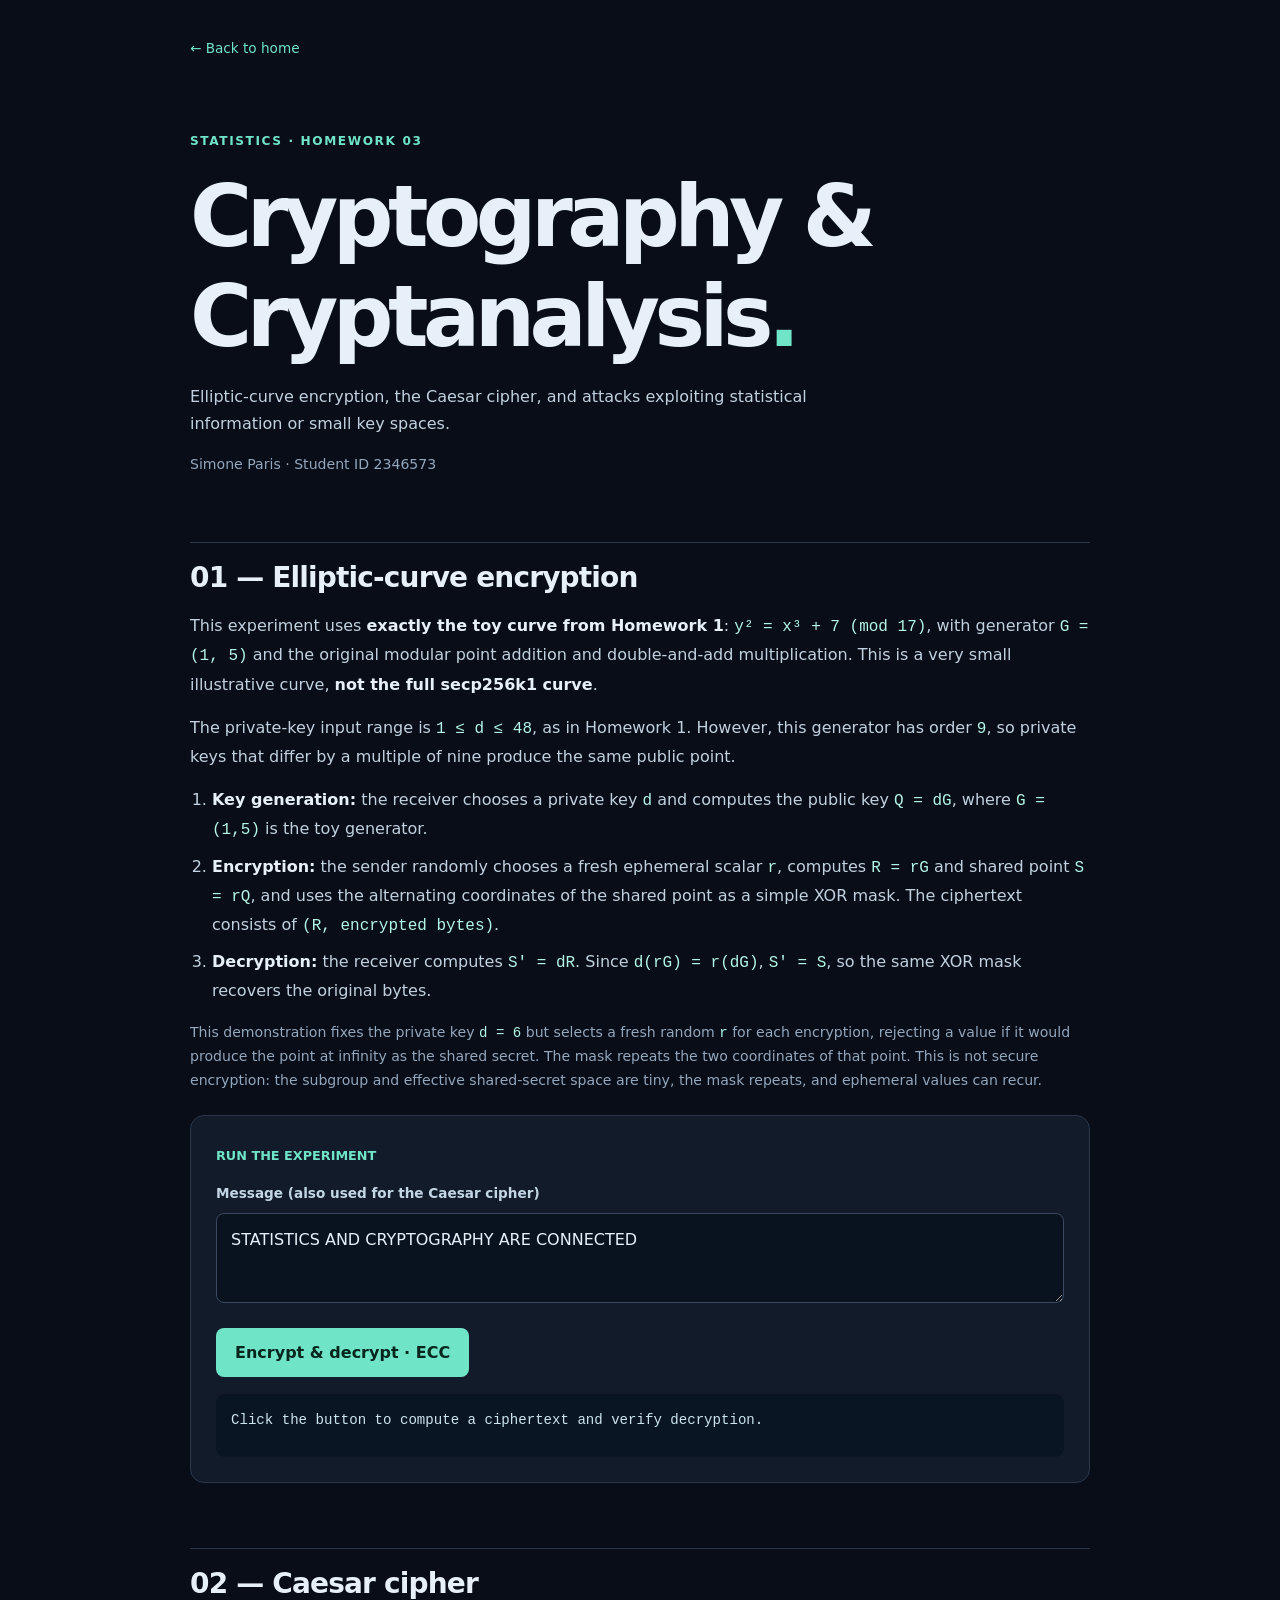
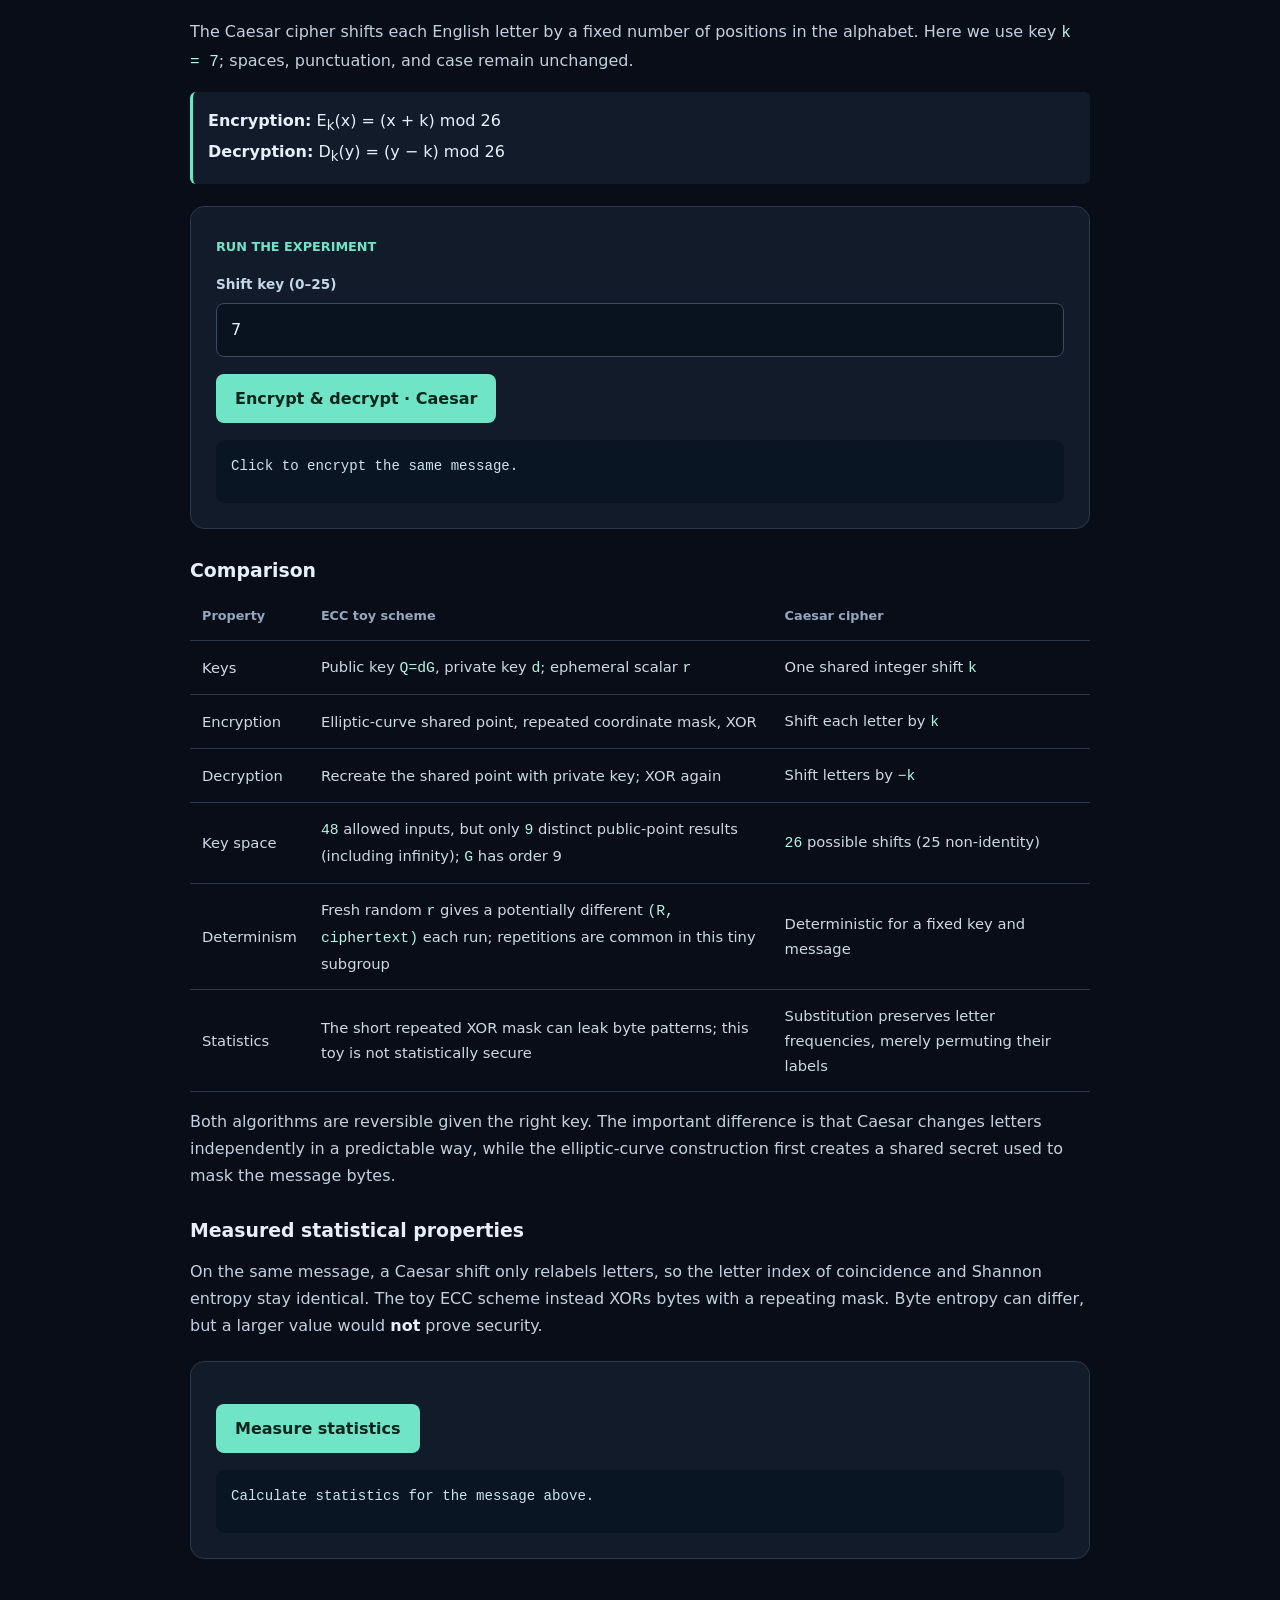
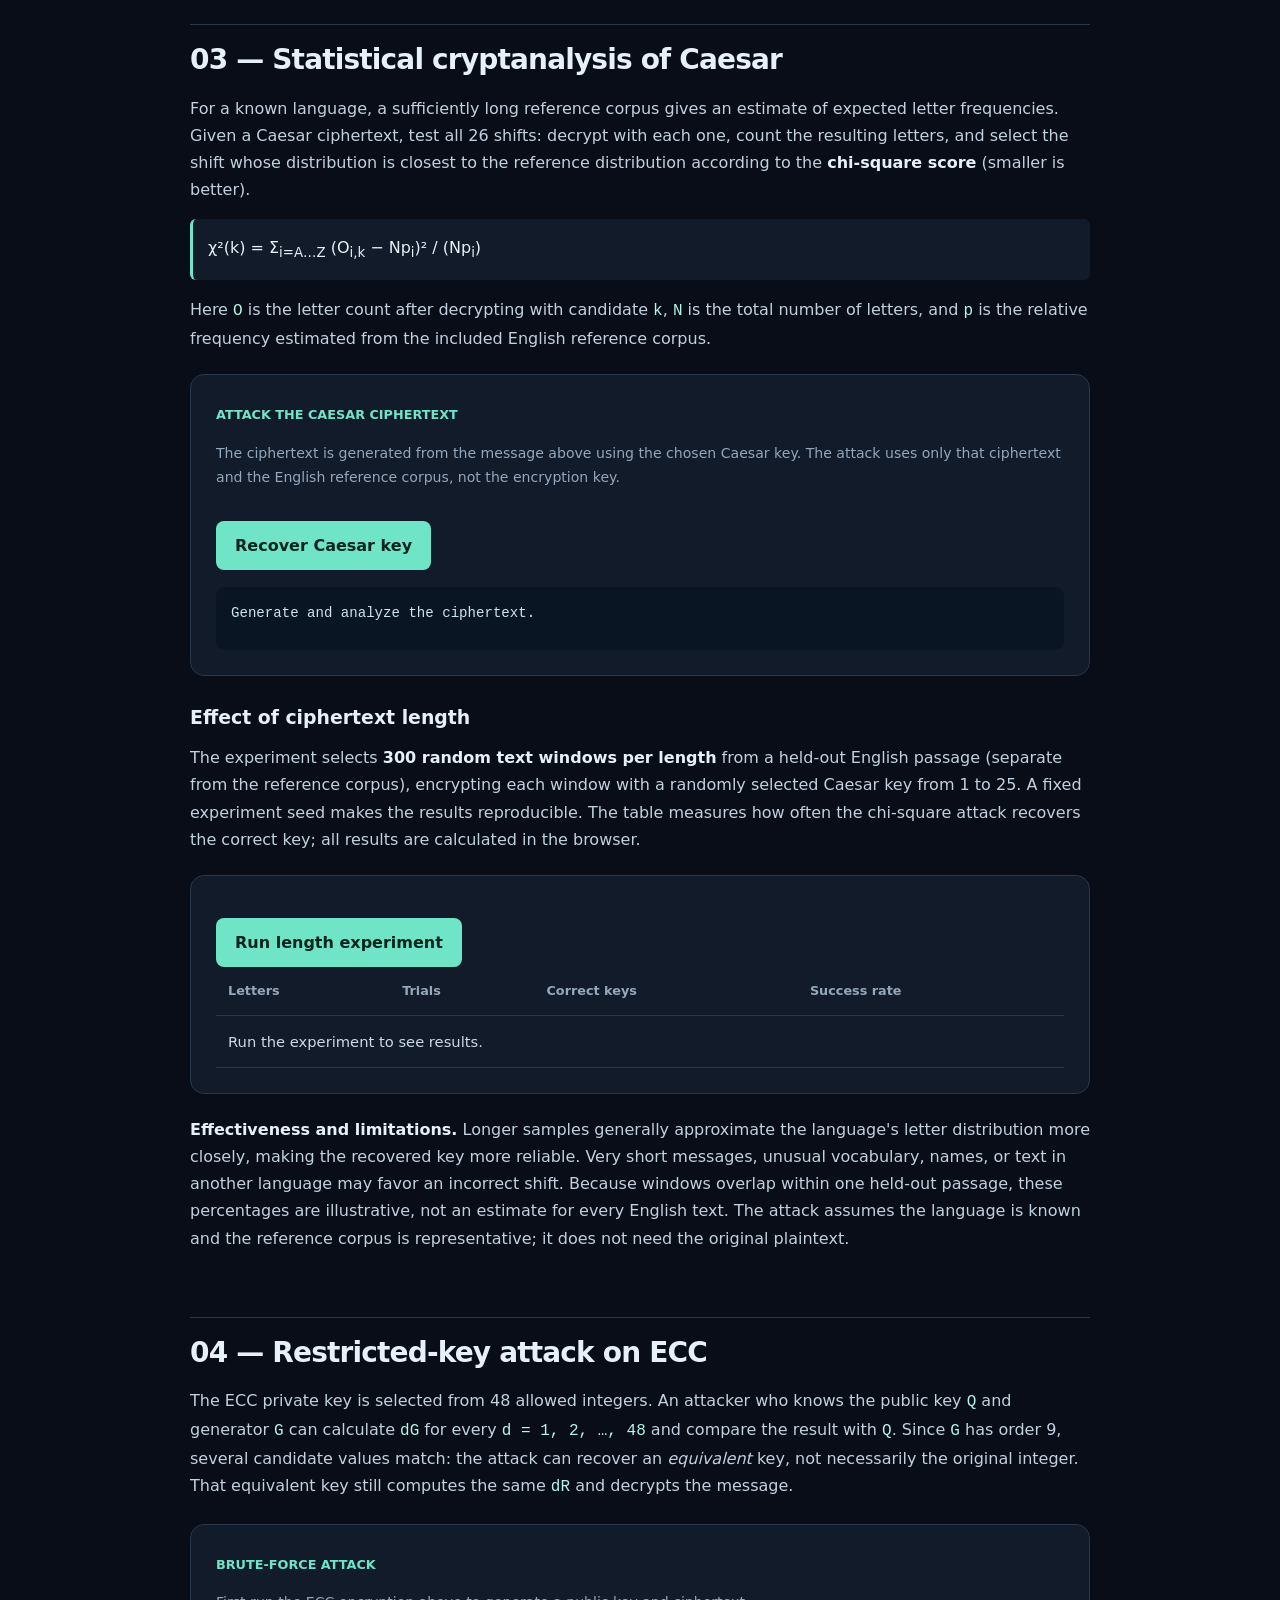
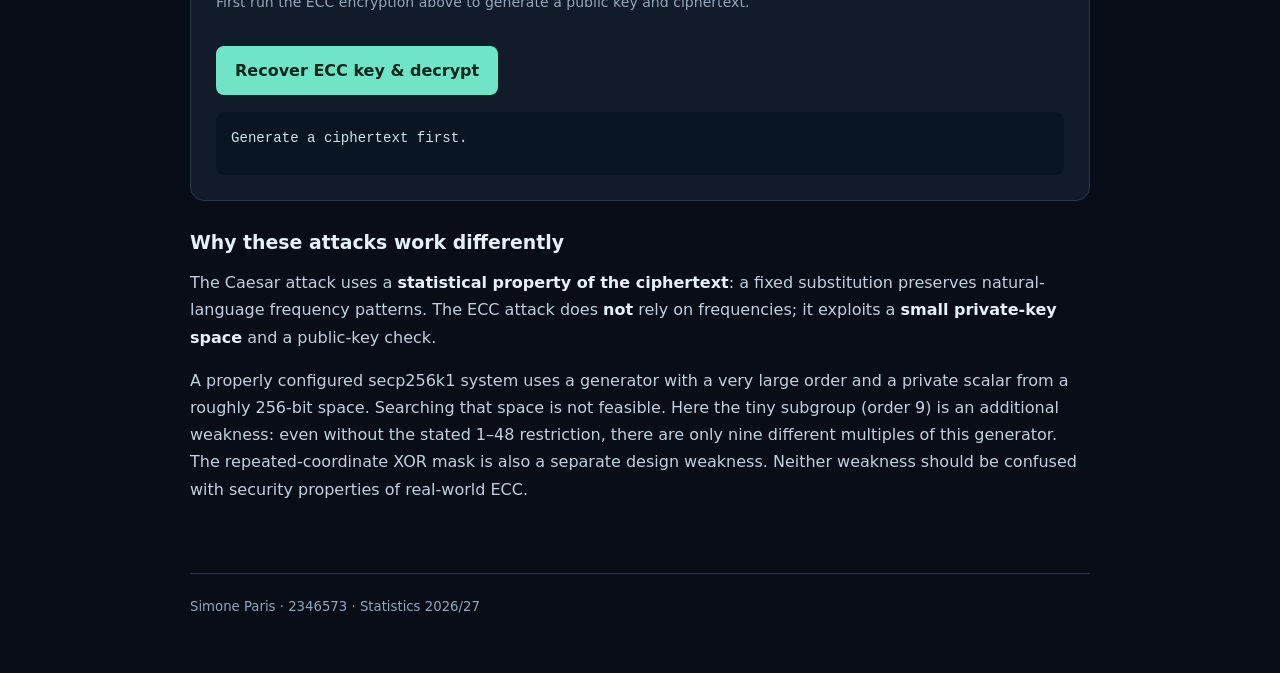
<file: homework3/index.html>
<!doctype html>
<html lang="en">
<head>
<meta charset="utf-8"><meta name="viewport" content="width=device-width, initial-scale=1">
<title>Homework 3 | Simone Paris</title>
<meta name="description" content="Statistics Homework 3: elliptic-curve encryption, Caesar cipher and cryptanalysis.">
<style>
:root{color-scheme:dark;--bg:#080d17;--panel:#111b2a;--panel2:#152234;--ink:#e7f0f8;--muted:#93a7bd;--accent:#70e4c7;--line:#29384a;--purple:#b8b0ff}
*{box-sizing:border-box}html{scroll-behavior:smooth}body{margin:0;background:var(--bg);color:var(--ink);font:16px/1.7 system-ui,-apple-system,Segoe UI,sans-serif}main{max-width:950px;margin:auto;padding:34px 25px 100px}a{color:var(--accent)}.back{font-size:.85rem;text-decoration:none}.kicker{color:var(--accent);font-weight:750;letter-spacing:.13em;text-transform:uppercase;font-size:.76rem;margin-top:70px}h1,h2,h3{font-family:'Space Grotesk',system-ui,sans-serif;line-height:1.18}h1{font-size:clamp(2.8rem,7vw,5.3rem);letter-spacing:-.065em;margin:15px 0}h2{font-size:1.75rem;letter-spacing:-.03em;margin:65px 0 18px;padding-top:18px;border-top:1px solid var(--line)}h3{font-size:1.18rem;margin:30px 0 11px}p{color:#c2d1df}header>p{max-width:680px}.small{font-size:.88rem;color:var(--muted)}.tag{display:inline-block;color:var(--accent);font-weight:bold;font-size:.8rem}.card{padding:25px;background:var(--panel);border:1px solid var(--line);border-radius:14px;margin:22px 0}.grid{display:grid;grid-template-columns:1fr 1fr;gap:18px}.grid .card{margin:0}label{display:block;font-size:.85rem;font-weight:650;color:#c4d6e6;margin:14px 0 7px}textarea,input{width:100%;background:#091320;color:var(--ink);border:1px solid #394a60;padding:12px 14px;border-radius:8px;font:inherit}textarea{min-height:90px;resize:vertical}.primary{border:0;background:var(--accent);color:#06251d;font:inherit;font-weight:750;border-radius:8px;padding:11px 19px;cursor:pointer;margin:17px 9px 0 0}.secondary{background:var(--panel2);color:var(--ink);border:1px solid #40546c}.primary:hover{filter:brightness(1.08)}.primary:disabled{opacity:.5;cursor:wait}code,pre{font-family:ui-monospace,SFMono-Regular,Consolas,monospace}code{color:#b4f6e6;overflow-wrap:anywhere}pre{background:#08121f;border-radius:10px;padding:16px;white-space:pre-wrap;overflow-wrap:anywhere;font-size:.83rem;border:1px solid var(--line)}.result{margin-top:17px;background:#091522;padding:15px;border-radius:9px;min-height:63px;white-space:pre-wrap;overflow-wrap:anywhere;color:#cde4ed;font: .88rem/1.7 ui-monospace,Consolas,monospace}.error{color:#ffb9b9}.table-wrap{overflow-x:auto}table{width:100%;border-collapse:collapse;font-size:.92rem}th,td{text-align:left;padding:13px 12px;border-bottom:1px solid var(--line)}th{color:var(--muted);font-size:.8rem}td{color:#ccdae6}ul,ol{color:#c2d1df;padding-left:22px}li{margin-bottom:8px}b,strong{color:var(--ink)}.formula{padding:15px;background:var(--panel);border-left:3px solid var(--accent);border-radius:6px;overflow-wrap:anywhere}.outcome{color:var(--accent)}footer{border-top:1px solid var(--line);padding-top:22px;margin-top:70px;color:var(--muted);font-size:.83rem}@media(max-width:650px){.grid{grid-template-columns:1fr}.card{padding:17px}main{padding:23px 18px 60px}h2{margin-top:46px}}
</style>
</head>
<body><main>
<a class="back" href="../">← Back to home</a>
<header><div class="kicker">Statistics · Homework 03</div><h1>Cryptography &amp;<br>Cryptanalysis<span style="color:var(--accent)">.</span></h1><p>Elliptic-curve encryption, the Caesar cipher, and attacks exploiting statistical information or small key spaces.</p><p class="small">Simone Paris · Student ID 2346573</p></header>
<section><h2>01 — Elliptic-curve encryption</h2>
<p>This experiment uses <strong>exactly the toy curve from Homework 1</strong>: <code>y² = x³ + 7 (mod 17)</code>, with generator <code>G = (1, 5)</code> and the original modular point addition and double-and-add multiplication. This is a very small illustrative curve, <strong>not the full secp256k1 curve</strong>.</p>
<p>The private-key input range is <code>1 ≤ d ≤ 48</code>, as in Homework 1. However, this generator has order <code>9</code>, so private keys that differ by a multiple of nine produce the same public point.</p>
<ol><li><strong>Key generation:</strong> the receiver chooses a private key <code>d</code> and computes the public key <code>Q = dG</code>, where <code>G = (1,5)</code> is the toy generator.</li>
<li><strong>Encryption:</strong> the sender randomly chooses a fresh ephemeral scalar <code>r</code>, computes <code>R = rG</code> and shared point <code>S = rQ</code>, and uses the alternating coordinates of the shared point as a simple XOR mask. The ciphertext consists of <code>(R, encrypted bytes)</code>.</li>
<li><strong>Decryption:</strong> the receiver computes <code>S' = dR</code>. Since <code>d(rG) = r(dG)</code>, <code>S' = S</code>, so the same XOR mask recovers the original bytes.</li></ol>
<p class="small">This demonstration fixes the private key <code>d = 6</code> but selects a fresh random <code>r</code> for each encryption, rejecting a value if it would produce the point at infinity as the shared secret. The mask repeats the two coordinates of that point. This is not secure encryption: the subgroup and effective shared-secret space are tiny, the mask repeats, and ephemeral values can recur.</p>
<div class="card"><span class="tag">RUN THE EXPERIMENT</span><label for="message">Message (also used for the Caesar cipher)</label><textarea id="message">STATISTICS AND CRYPTOGRAPHY ARE CONNECTED</textarea><button class="primary" id="eccRun">Encrypt &amp; decrypt · ECC</button><div class="result" id="eccResult" aria-live="polite">Click the button to compute a ciphertext and verify decryption.</div></div>
</section>
<section><h2>02 — Caesar cipher</h2><p>The Caesar cipher shifts each English letter by a fixed number of positions in the alphabet. Here we use key <code>k = 7</code>; spaces, punctuation, and case remain unchanged.</p>
<div class="formula"><strong>Encryption:</strong> E<sub>k</sub>(x) = (x + k) mod 26<br><strong>Decryption:</strong> D<sub>k</sub>(y) = (y − k) mod 26</div>
<div class="card"><span class="tag">RUN THE EXPERIMENT</span><label for="shift">Shift key (0–25)</label><input id="shift" type="number" min="0" max="25" value="7"><button class="primary" id="caesarRun">Encrypt &amp; decrypt · Caesar</button><div class="result" id="caesarResult" aria-live="polite">Click to encrypt the same message.</div></div>
<h3>Comparison</h3><div class="table-wrap"><table><thead><tr><th>Property</th><th>ECC toy scheme</th><th>Caesar cipher</th></tr></thead><tbody>
<tr><td>Keys</td><td>Public key <code>Q=dG</code>, private key <code>d</code>; ephemeral scalar <code>r</code></td><td>One shared integer shift <code>k</code></td></tr>
<tr><td>Encryption</td><td>Elliptic-curve shared point, repeated coordinate mask, XOR</td><td>Shift each letter by <code>k</code></td></tr>
<tr><td>Decryption</td><td>Recreate the shared point with private key; XOR again</td><td>Shift letters by <code>−k</code></td></tr>
<tr><td>Key space</td><td><code>48</code> allowed inputs, but only <code>9</code> distinct public-point results (including infinity); <code>G</code> has order 9</td><td><code>26</code> possible shifts (25 non-identity)</td></tr>
<tr><td>Determinism</td><td>Fresh random <code>r</code> gives a potentially different <code>(R, ciphertext)</code> each run; repetitions are common in this tiny subgroup</td><td>Deterministic for a fixed key and message</td></tr>
<tr><td>Statistics</td><td>The short repeated XOR mask can leak byte patterns; this toy is not statistically secure</td><td>Substitution preserves letter frequencies, merely permuting their labels</td></tr>
</tbody></table></div>
<p>Both algorithms are reversible given the right key. The important difference is that Caesar changes letters independently in a predictable way, while the elliptic-curve construction first creates a shared secret used to mask the message bytes.</p>
<h3>Measured statistical properties</h3>
<p>On the same message, a Caesar shift only relabels letters, so the letter index of coincidence and Shannon entropy stay identical. The toy ECC scheme instead XORs bytes with a repeating mask. Byte entropy can differ, but a larger value would <strong>not</strong> prove security.</p>
<div class="card"><button class="primary" id="statRun">Measure statistics</button><div class="result" id="statResult" aria-live="polite">Calculate statistics for the message above.</div></div></section>
<section><h2>03 — Statistical cryptanalysis of Caesar</h2>
<p>For a known language, a sufficiently long reference corpus gives an estimate of expected letter frequencies. Given a Caesar ciphertext, test all 26 shifts: decrypt with each one, count the resulting letters, and select the shift whose distribution is closest to the reference distribution according to the <strong>chi-square score</strong> (smaller is better).</p>
<div class="formula">χ²(k) = Σ<sub>i=A…Z</sub> (O<sub>i,k</sub> − Np<sub>i</sub>)² / (Np<sub>i</sub>)</div>
<p>Here <code>O</code> is the letter count after decrypting with candidate <code>k</code>, <code>N</code> is the total number of letters, and <code>p</code> is the relative frequency estimated from the included English reference corpus.</p>
<div class="card"><span class="tag">ATTACK THE CAESAR CIPHERTEXT</span><p class="small">The ciphertext is generated from the message above using the chosen Caesar key. The attack uses only that ciphertext and the English reference corpus, not the encryption key.</p><button class="primary" id="caesarAttack">Recover Caesar key</button><div class="result" id="caesarAttackResult" aria-live="polite">Generate and analyze the ciphertext.</div></div>
<h3>Effect of ciphertext length</h3><p>The experiment selects <strong>300 random text windows per length</strong> from a held-out English passage (separate from the reference corpus), encrypting each window with a randomly selected Caesar key from 1 to 25. A fixed experiment seed makes the results reproducible. The table measures how often the chi-square attack recovers the correct key; all results are calculated in the browser.</p><div class="card"><button class="primary" id="lengthTest">Run length experiment</button><div class="table-wrap"><table><thead><tr><th>Letters</th><th>Trials</th><th>Correct keys</th><th>Success rate</th></tr></thead><tbody id="lengthBody"><tr><td colspan="4">Run the experiment to see results.</td></tr></tbody></table></div></div>
<p><strong>Effectiveness and limitations.</strong> Longer samples generally approximate the language's letter distribution more closely, making the recovered key more reliable. Very short messages, unusual vocabulary, names, or text in another language may favor an incorrect shift. Because windows overlap within one held-out passage, these percentages are illustrative, not an estimate for every English text. The attack assumes the language is known and the reference corpus is representative; it does not need the original plaintext.</p></section>
<section><h2>04 — Restricted-key attack on ECC</h2>
<p>The ECC private key is selected from 48 allowed integers. An attacker who knows the public key <code>Q</code> and generator <code>G</code> can calculate <code>dG</code> for every <code>d = 1, 2, …, 48</code> and compare the result with <code>Q</code>. Since <code>G</code> has order 9, several candidate values match: the attack can recover an <em>equivalent</em> key, not necessarily the original integer. That equivalent key still computes the same <code>dR</code> and decrypts the message.</p>
<div class="card"><span class="tag">BRUTE-FORCE ATTACK</span><p class="small">First run the ECC encryption above to generate a public key and ciphertext.</p><button class="primary" id="eccAttack">Recover ECC key &amp; decrypt</button><div class="result" id="eccAttackResult" aria-live="polite">Generate a ciphertext first.</div></div>
<h3>Why these attacks work differently</h3><p>The Caesar attack uses a <strong>statistical property of the ciphertext</strong>: a fixed substitution preserves natural-language frequency patterns. The ECC attack does <strong>not</strong> rely on frequencies; it exploits a <strong>small private-key space</strong> and a public-key check.</p><p>A properly configured secp256k1 system uses a generator with a very large order and a private scalar from a roughly 256-bit space. Searching that space is not feasible. Here the tiny subgroup (order 9) is an additional weakness: even without the stated 1–48 restriction, there are only nine different multiples of this generator. The repeated-coordinate XOR mask is also a separate design weakness. Neither weakness should be confused with security properties of real-world ECC.</p></section>
<footer>Simone Paris · 2346573 · Statistics 2026/27</footer></main>
<script src="app.js"></script>
</body></html>
</file>
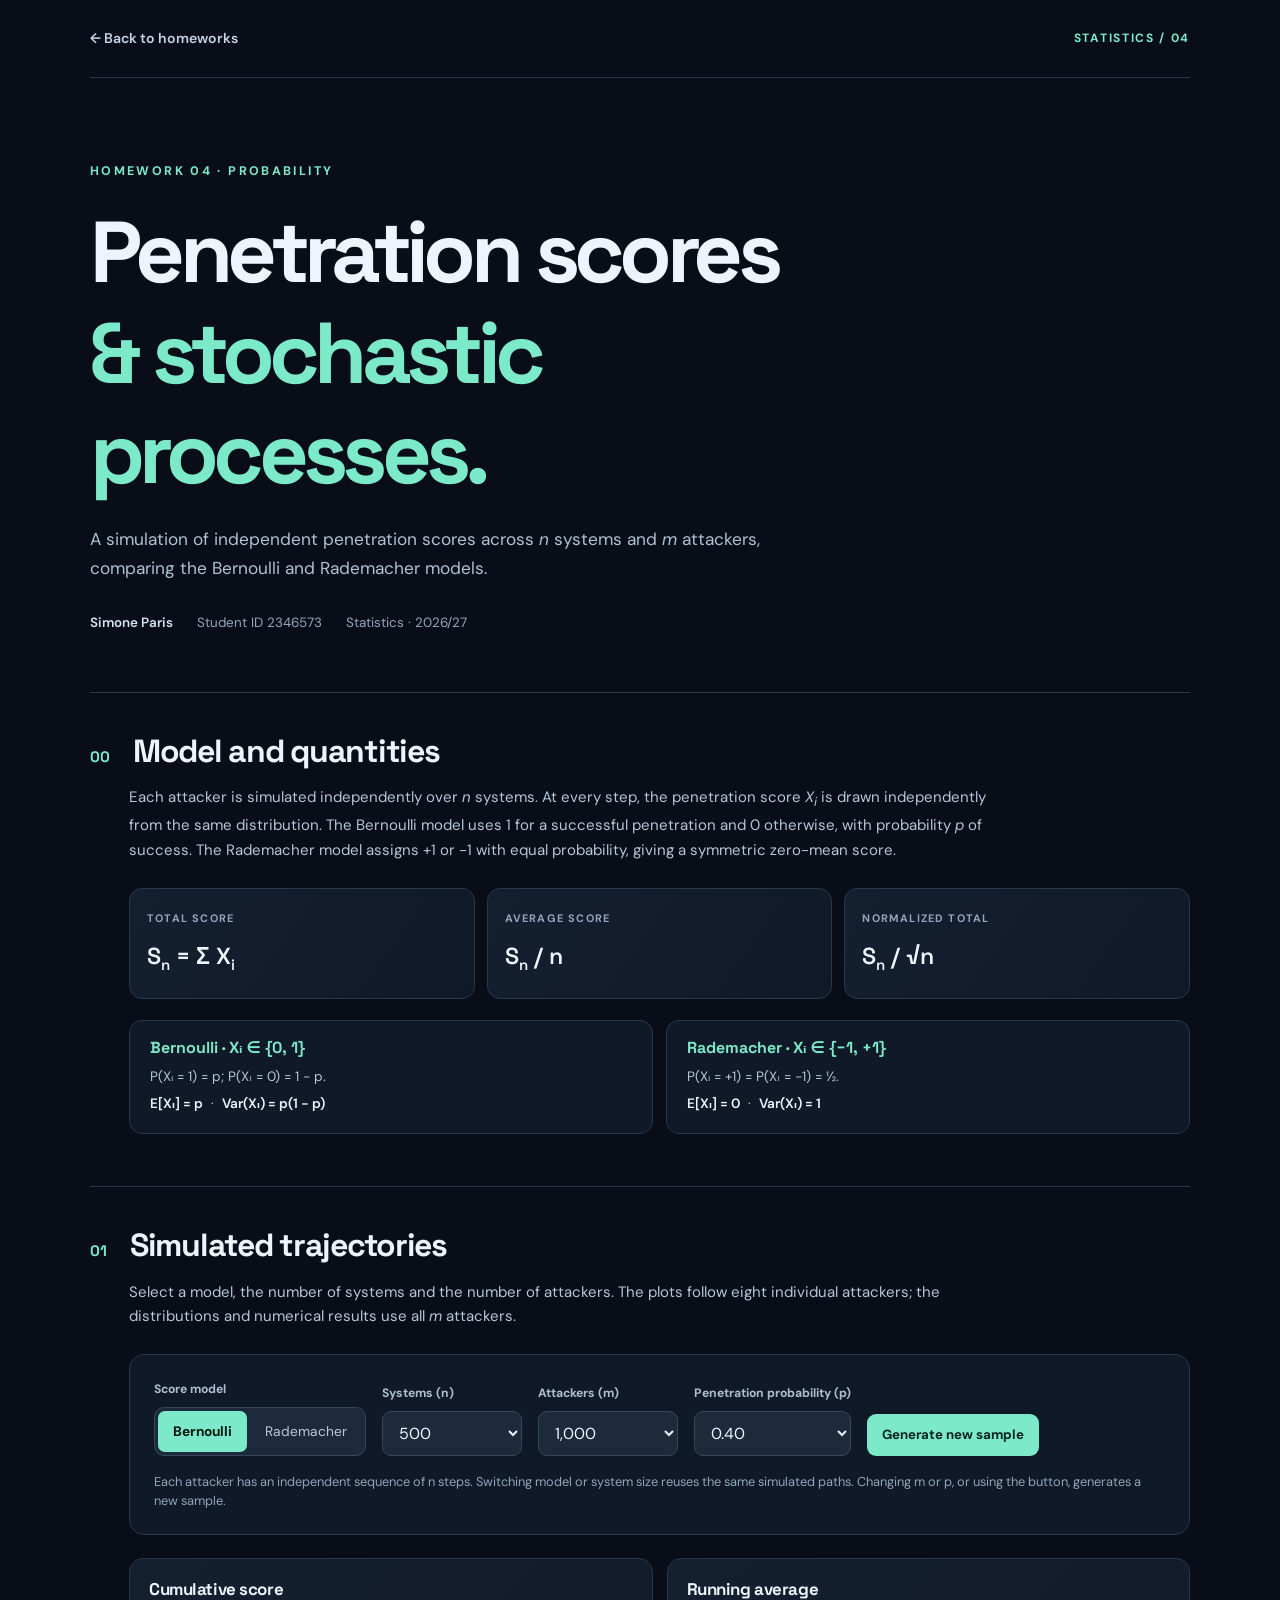
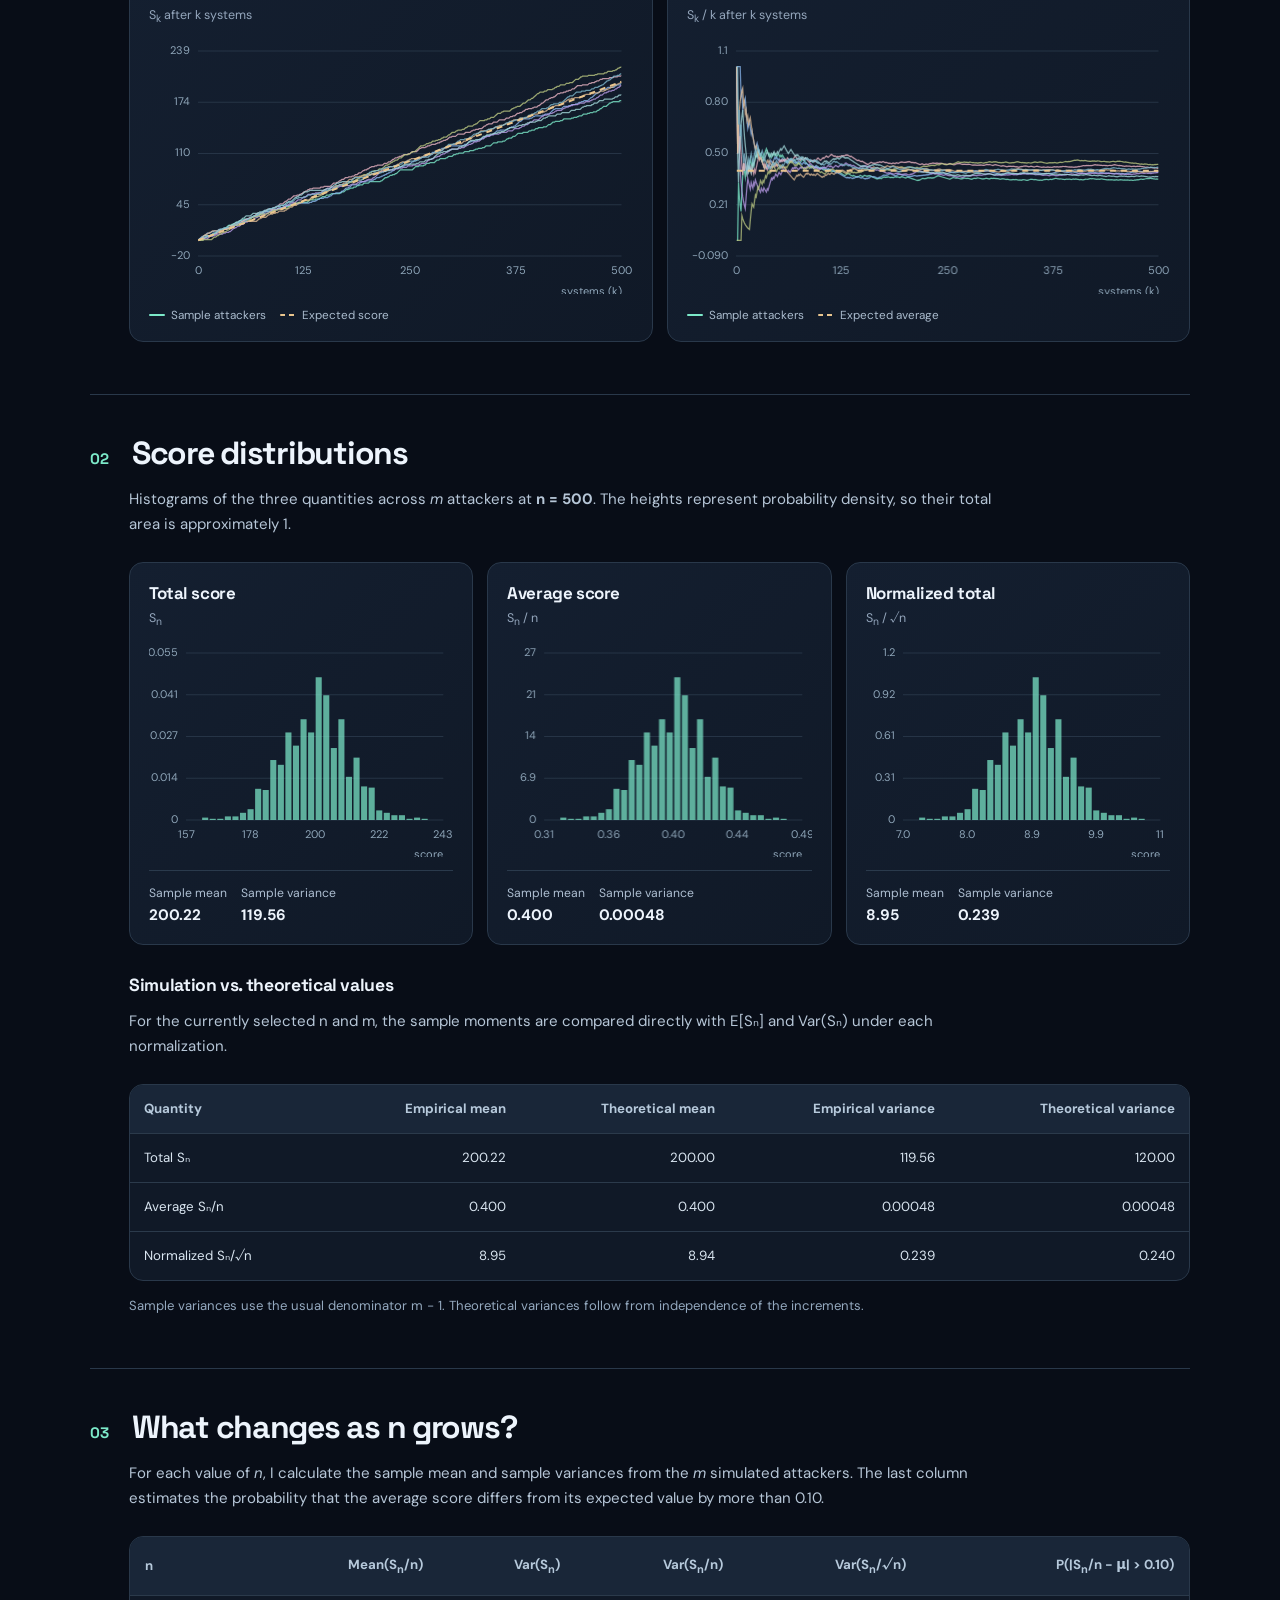
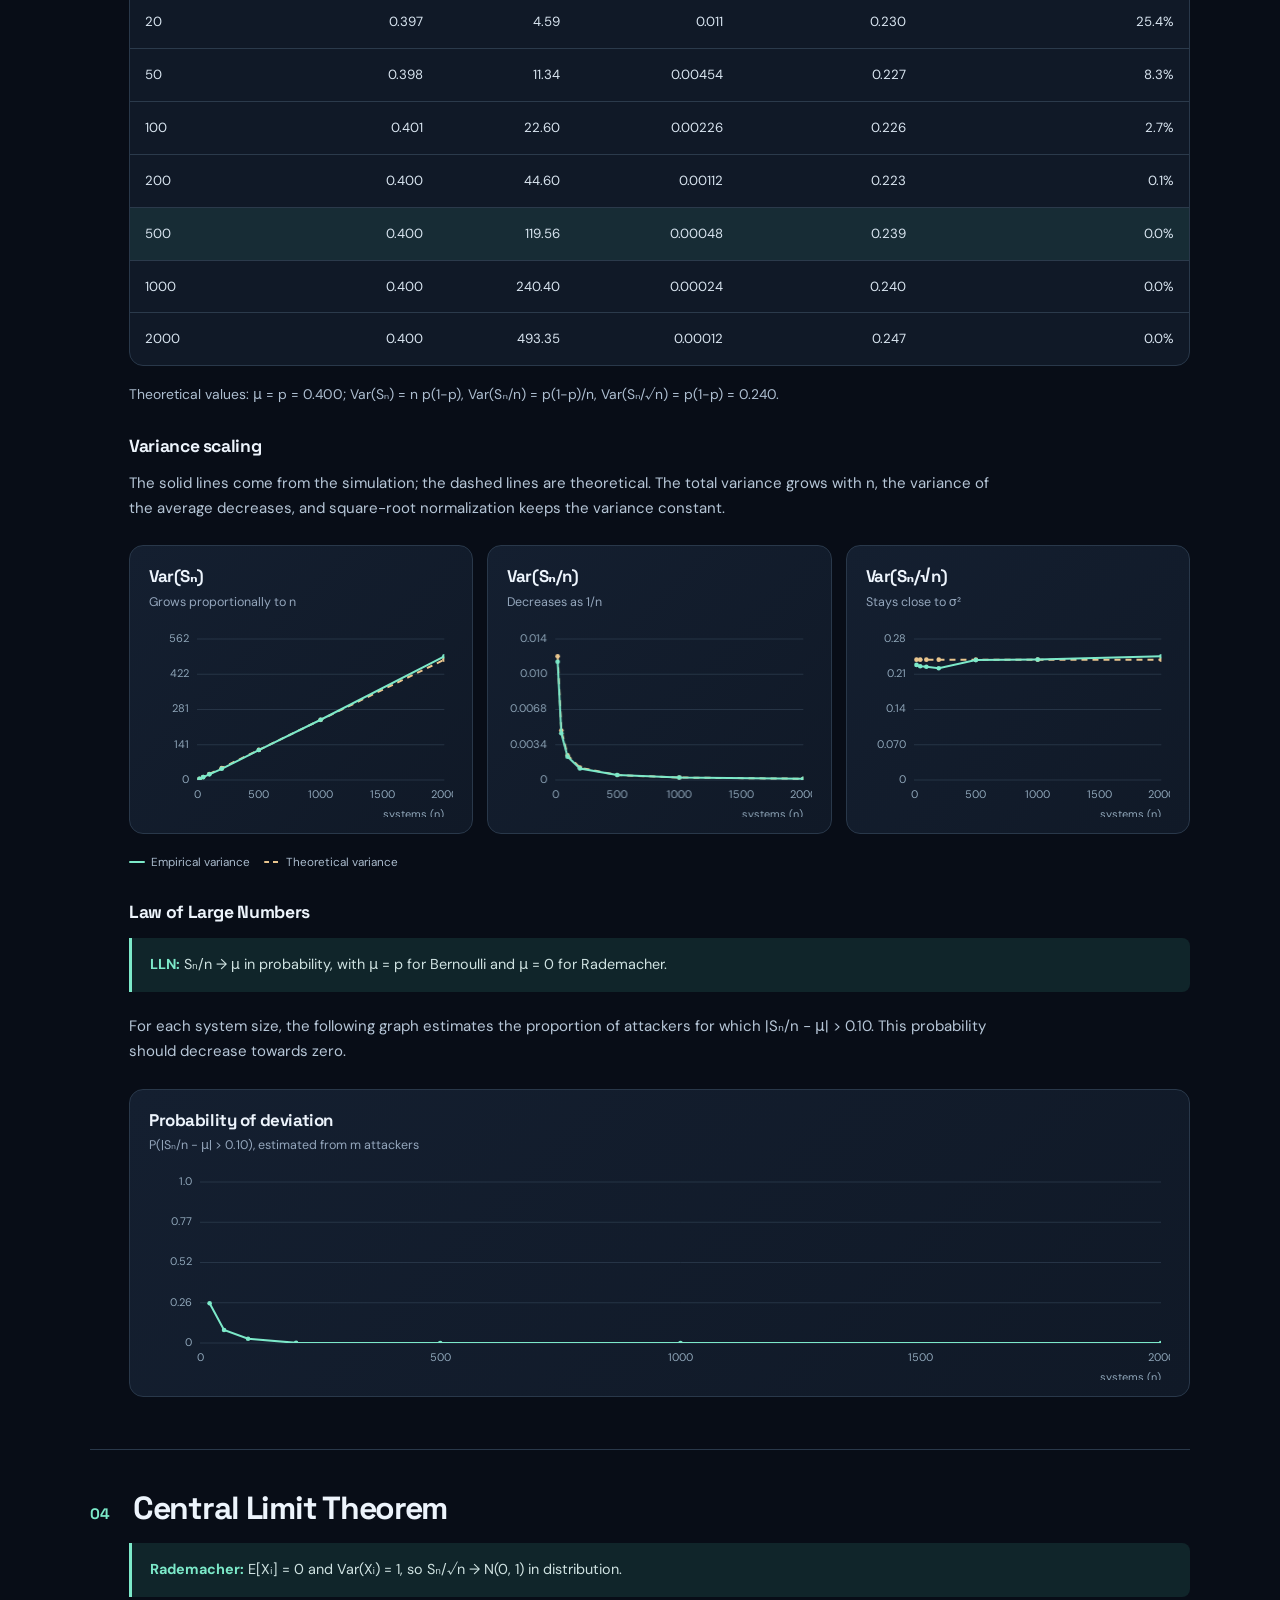
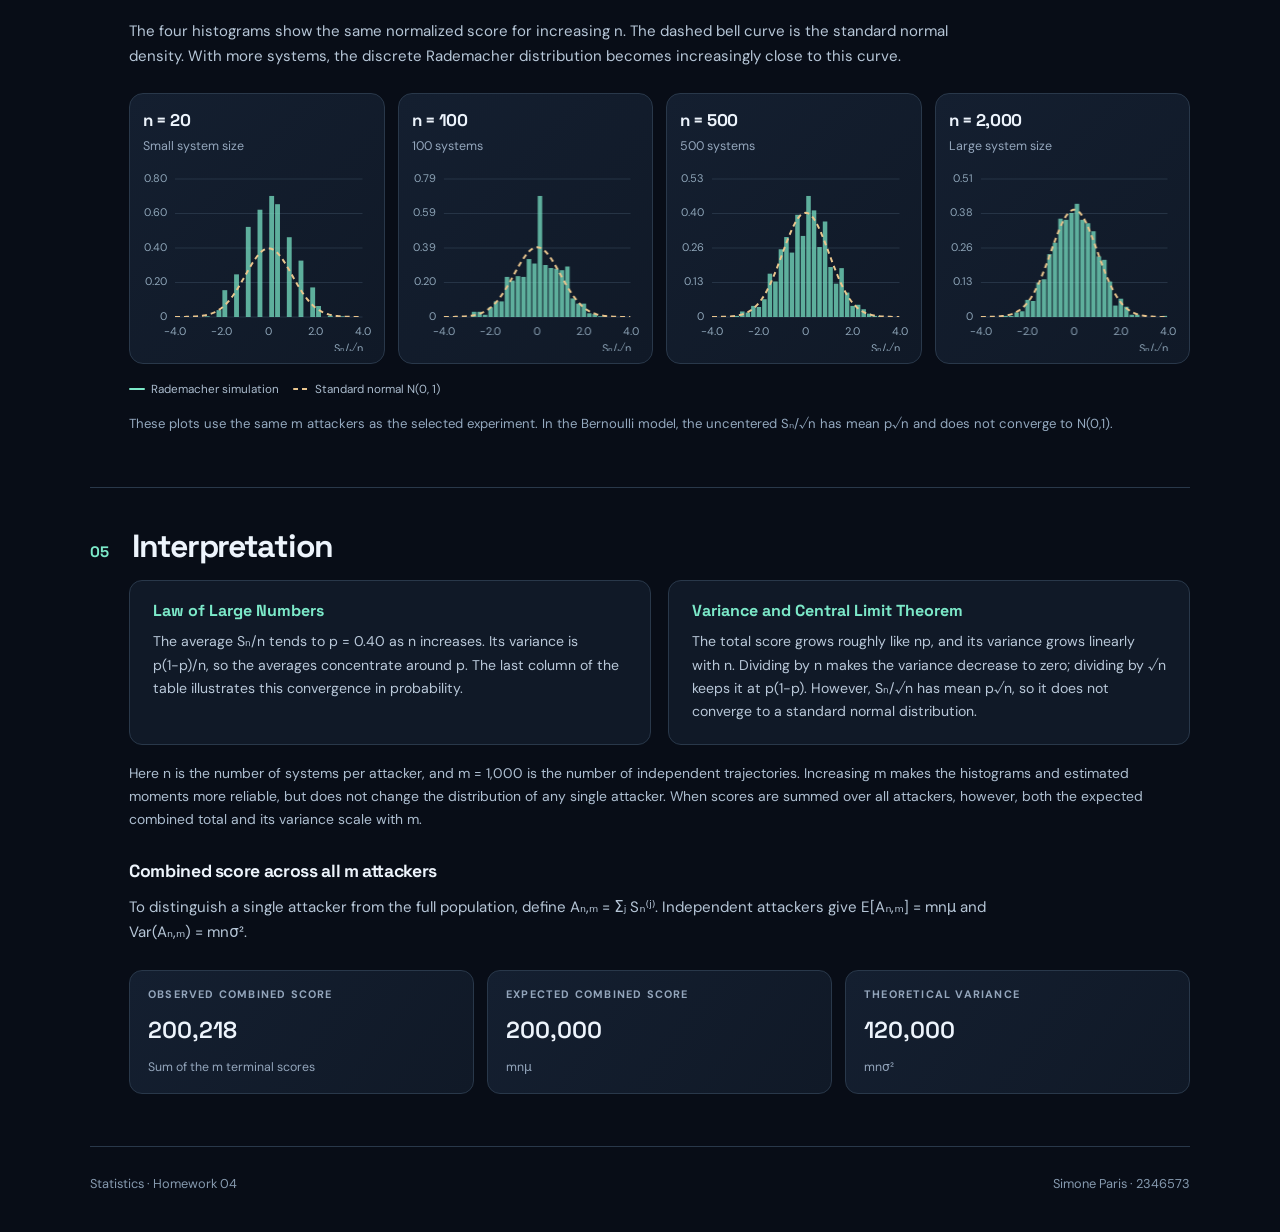
<file: homework4/index.html>
<!doctype html>
<html lang="en">
<head>
  <meta charset="utf-8">
  <meta name="viewport" content="width=device-width, initial-scale=1">
  <meta name="theme-color" content="#080d17">
  <meta name="description" content="Statistics Homework 4 — stochastic penetration scores, Bernoulli and Rademacher models.">
  <title>Homework 4 | Simone Paris</title>
  <link rel="preconnect" href="https://fonts.googleapis.com">
  <link rel="preconnect" href="https://fonts.gstatic.com" crossorigin>
  <link href="https://fonts.googleapis.com/css2?family=DM+Sans:wght@400;500;600;700&family=Space+Grotesk:wght@400;500;600;700&display=swap" rel="stylesheet">
  <style>
    :root { color-scheme: dark; --bg: #080d17; --surface: #101927; --surface-2: #141f30; --line: #29384a; --text: #edf4fc; --muted: #94a6bc; --accent: #7ce9c9; --blue: #8bb9f0; --gold: #e9c58e; }
    * { box-sizing: border-box; }
    html { scroll-behavior: smooth; }
    body { margin: 0; background: var(--bg); color: var(--text); font-family: 'DM Sans', system-ui, sans-serif; line-height: 1.65; }
    button, select { font: inherit; }
    .run-button { align-self: end; min-height: 42px; padding: 10px 15px; color: #09241b; background: var(--accent); border: 0; border-radius: 9px; font-size: .83rem; font-weight: 700; }
    .run-button:hover { background: #a7f5df; }
    .run-button:focus-visible { outline: 2px solid white; outline-offset: 3px; }
    .mini-title { margin: 30px 0 14px 39px; font-size: 1.1rem; letter-spacing: -.02em; }
    .model-grid { display: grid; grid-template-columns: repeat(2, minmax(0, 1fr)); gap: 13px; margin: 21px 0 0 39px; }
    .model-card { padding: 18px 20px; border: 1px solid var(--line); background: var(--surface); border-radius: 13px; }
    .model-card h3 { color: var(--accent); font-size: 1rem; margin: 0 0 8px; }
    .model-card p { margin: 0; color: #b6c6d7; font-size: .85rem; }
    .model-card p+p { margin-top: 5px; }
    .model-card strong { color: #ecf4fd; font-weight: 600; }
    .variance-grid { display: grid; grid-template-columns: repeat(3, minmax(0,1fr)); gap: 14px; margin: 16px 0 19px 39px; }
    .variance-grid .chart-wrap { height: 190px; }
    .convergence-grid { display: grid; grid-template-columns: 1fr; margin-left: 39px; }
    .convergence-grid .chart-wrap { height: 210px; }
    .clt-grid { display: grid; grid-template-columns: repeat(4, minmax(0,1fr)); gap: 13px; margin-left: 39px; }
    .clt-grid .panel { padding: 17px 13px 12px; }
    .clt-grid .chart-wrap { height: 180px; }
    .method-note { margin: 14px 0 0 39px; color: #94a9bf; font-size: .82rem; }
    .aggregate { display: grid; grid-template-columns: repeat(3, minmax(0,1fr)); gap: 13px; margin: 21px 0 0 39px; }
    .aggregate .equation { padding: 16px 18px; }
    .aggregate .equation .formula { font-size: 1.45rem; }
    .aggregate .equation .name { line-height: 1.4; }
    .aggregate .equation .sub { margin: 7px 0 0; color: var(--muted); font-size: .77rem; }
    .table-wrap.compact-table { margin-top: 15px; }
    .table-wrap.compact-table table { white-space: normal; }
    .compact-table th, .compact-table td { padding: 13px 14px; }
    .compact-table th:first-child, .compact-table td:first-child { min-width: 130px; }
    .theorem { padding: 15px 18px; border-left: 3px solid var(--accent); background: #10252a; color: #d0e3e2; margin: 16px 0 22px 39px; font-size: .9rem; border-radius: 0 8px 8px 0; }
    .theorem strong { color: var(--accent); }

    button { cursor: pointer; }
    [hidden] { display: none !important; }
    a { color: inherit; }
    .shell { width: min(1100px, calc(100% - 48px)); margin: 0 auto; }
    .topbar { min-height: 78px; display: flex; justify-content: space-between; align-items: center; gap: 20px; border-bottom: 1px solid var(--line); }
    .back { color: #c6d5e8; text-decoration: none; font-size: .88rem; font-weight: 600; }
    .back:hover { color: var(--accent); }
    .top-tag { font-size: .75rem; color: var(--accent); text-transform: uppercase; letter-spacing: .14em; font-weight: 700; }
    .hero { padding: 79px 0 58px; max-width: 810px; }
    .eyebrow { font-size: .78rem; text-transform: uppercase; font-weight: 700; letter-spacing: .19em; color: var(--accent); }
    h1, h2, h3, p { margin-top: 0; }
    h1, h2, h3 { font-family: 'Space Grotesk', system-ui, sans-serif; line-height: 1.16; }
    h1 { margin: 19px 0 22px; font-size: clamp(2.8rem, 7.2vw, 5.4rem); letter-spacing: -.065em; font-weight: 700; }
    h1 span { color: var(--accent); }
    .lead { margin: 0; max-width: 680px; color: #afc1d4; font-size: 1.08rem; }
    .byline { display: flex; flex-wrap: wrap; gap: 8px 24px; margin-top: 30px; color: var(--muted); font-size: .84rem; }
    .byline b { color: #d4e4f1; font-weight: 600; }
    .intro, .section { border-top: 1px solid var(--line); padding: 40px 0 52px; }
    .section-heading { display: flex; gap: 23px; align-items: baseline; margin-bottom: 15px; }
    .index { color: var(--accent); font-family: 'Space Grotesk', sans-serif; font-size: .95rem; font-weight: 700; }
    h2 { font-size: clamp(1.45rem, 3vw, 2rem); letter-spacing: -.04em; margin: 0; }
    .section-copy { margin: 0 0 25px 39px; max-width: 875px; color: #b6c6d7; font-size: .94rem; }
    .equations { display: grid; grid-template-columns: repeat(3, minmax(0, 1fr)); gap: 12px; margin: 24px 0 0 39px; }
    .equation { background: linear-gradient(125deg, var(--surface-2), var(--surface)); border: 1px solid var(--line); border-radius: 13px; padding: 21px 17px; min-width: 0; }
    .equation .name { color: var(--muted); text-transform: uppercase; letter-spacing: .11em; font-size: .68rem; font-weight: 700; }
    .equation .formula { margin: 9px 0 0; color: var(--text); font-family: 'Space Grotesk', sans-serif; font-size: clamp(1.12rem, 2vw, 1.45rem); font-weight: 600; white-space: nowrap; }
    .equation .formula sub { font-size: 65%; }
    .controls { display: flex; flex-wrap: wrap; align-items: end; gap: 16px; background: var(--surface); border: 1px solid var(--line); border-radius: 15px; padding: 24px; margin: 8px 0 23px 39px; }
    .control { display: flex; flex-direction: column; gap: 8px; min-width: 140px; }
    .control label, .control .label { font-size: .76rem; font-weight: 700; color: #aebed1; }
    .control select { width: 100%; padding: 10px 34px 10px 12px; min-height: 42px; background: #1c2a3c; color: #eef5ff; border: 1px solid #35475a; border-radius: 9px; }
    .control select:focus-visible, .toggle button:focus-visible, .back:focus-visible { outline: 2px solid var(--accent); outline-offset: 3px; }
    .toggle { display: flex; padding: 3px; gap: 3px; border: 1px solid #35475a; background: #1c2a3c; border-radius: 10px; }
    .toggle button { border: 0; color: #b9c9d9; background: transparent; border-radius: 7px; padding: 9px 15px; min-height: 36px; font-size: .86rem; }
    .toggle button.active { color: #071811; background: var(--accent); font-weight: 700; }
    .control-note { flex-basis: 100%; font-size: .8rem; color: #8fa5ba; line-height: 1.5; margin: 0; }
    .chart-grid { display: grid; grid-template-columns: repeat(2, minmax(0, 1fr)); gap: 14px; margin-left: 39px; }
    .hist-grid { display: grid; grid-template-columns: repeat(3, minmax(0, 1fr)); gap: 14px; margin-left: 39px; }
    .panel { background: linear-gradient(135deg, var(--surface-2), var(--surface)); border: 1px solid var(--line); border-radius: 14px; min-width: 0; padding: 21px 19px 16px; }
    .panel h3 { margin: 0; font-size: 1.06rem; letter-spacing: -.025em; }
    .panel .sub { margin: 5px 0 14px; font-size: .78rem; color: var(--muted); }
    .chart-wrap { position: relative; height: 252px; }
    .hist-grid .chart-wrap { height: 212px; }
    canvas { display: block; width: 100%; height: 100%; }
    .legend { display: flex; flex-wrap: wrap; align-items: center; gap: 14px; font-size: .73rem; color: #aabbcd; margin-top: 12px; }
    .legend span { display: flex; align-items: center; gap: 6px; }
    .swatch { display: inline-block; width: 16px; height: 2px; background: var(--accent); border-radius: 2px; }
    .swatch.dash { background: repeating-linear-gradient(90deg, var(--gold) 0 5px, transparent 5px 9px); }
    .swatch.normal { background: var(--gold); }
    .metric-row { display: flex; flex-wrap: wrap; gap: 14px; border-top: 1px solid #2a3a4c; margin-top: 13px; padding-top: 12px; font-size: .76rem; color: #adbed1; }
    .metric-row strong { display: block; color: var(--text); font-weight: 700; font-size: .95rem; font-variant-numeric: tabular-nums; }
    .table-wrap { overflow-x: auto; margin: 0 0 0 39px; background: var(--surface); border: 1px solid var(--line); border-radius: 14px; }
    table { border-collapse: collapse; width: 100%; font-size: .83rem; font-variant-numeric: tabular-nums; white-space: nowrap; }
    thead { background: #192638; }
    th { padding: 17px 15px; text-align: right; color: #b6c9db; font-weight: 700; }
    th:first-child, td:first-child { text-align: left; }
    td { padding: 15px; border-top: 1px solid #2b3a4b; text-align: right; color: #d9e5f0; }
    tr.selected td { background: #172c35; }
    tbody tr:hover td { background: #1a293b; }
    .table-description { margin: 17px 0 0 39px; color: #adbed0; font-size: .87rem; }
    .findings { display: grid; grid-template-columns: 1fr 1fr; gap: 17px; margin-left: 39px; }
    .finding { border: 1px solid var(--line); border-radius: 13px; background: var(--surface); padding: 21px 23px; }
    .finding h3 { color: var(--accent); font-size: 1rem; margin-bottom: 10px; }
    .finding p { font-size: .88rem; color: #b9c8d9; margin: 0; }
    .finding p + p { margin-top: 11px; }
    .bottom { border-top: 1px solid var(--line); display: flex; justify-content: space-between; flex-wrap: wrap; gap: 10px; padding: 26px 0 38px; font-size: .8rem; color: #869aaf; }
    @media (max-width: 910px) { .hist-grid { grid-template-columns: 1fr 1fr; } .hist-grid .panel:last-child { grid-column: 1 / -1; } .hist-grid .panel:last-child .chart-wrap { height: 240px; } }
    @media (max-width: 680px) {
      .shell { width: min(100% - 32px, 1100px); }
      .topbar { min-height: 68px; }
      .hero { padding: 58px 0 48px; }
      .intro, .section { padding: 33px 0 42px; }
      .section-copy, .equations, .controls, .chart-grid, .hist-grid, .table-wrap, .table-description, .findings, .model-grid, .mini-title, .variance-grid, .convergence-grid, .clt-grid, .method-note, .aggregate, .theorem { margin-left: 0; }
      .equations { grid-template-columns: 1fr; gap: 10px; }
      .equation { padding: 15px 17px; }
      .controls { padding: 18px; gap: 14px; }
      .control { flex: 1 1 140px; }
      .control:first-child { flex-basis: 100%; }
      .chart-grid, .hist-grid, .findings, .model-grid, .variance-grid, .convergence-grid, .clt-grid, .aggregate { grid-template-columns: 1fr; }
      .variance-grid .chart-wrap { height: 195px; }
      .clt-grid { grid-template-columns: repeat(2, minmax(0, 1fr)); }
      .clt-grid .chart-wrap { height: 168px; }
      .compact-table { overflow-x: auto; }
      .compact-table table { min-width: 570px; }
      .aggregate .equation .formula { font-size: 1.25rem; }
      .hist-grid .panel:last-child { grid-column: auto; }
      .section-heading { gap: 13px; }
      .panel { padding: 18px 13px 13px; }
      .chart-wrap { height: 220px; }
      .hist-grid .chart-wrap, .hist-grid .panel:last-child .chart-wrap { height: 215px; }
      .byline { gap: 3px 18px; }
    }
    @media (max-width: 390px) { .clt-grid { grid-template-columns: 1fr; } }
    @media (prefers-reduced-motion: reduce) { html { scroll-behavior: auto; } }
  </style>
</head>
<body>
  <div class="shell">
    <nav class="topbar" aria-label="Site navigation">
      <a class="back" href="../index.html">← Back to homeworks</a>
      <span class="top-tag">Statistics / 04</span>
    </nav>

    <header class="hero">
      <span class="eyebrow">Homework 04 · Probability</span>
      <h1>Penetration scores<br><span>&amp; stochastic processes.</span></h1>
      <p class="lead">A simulation of independent penetration scores across <em>n</em> systems and <em>m</em> attackers, comparing the Bernoulli and Rademacher models.</p>
      <div class="byline"><span><b>Simone Paris</b></span><span>Student ID 2346573</span><span>Statistics · 2026/27</span></div>
    </header>

    <section class="intro" aria-labelledby="model-heading">
      <div class="section-heading"><span class="index">00</span><h2 id="model-heading">Model and quantities</h2></div>
      <p class="section-copy">Each attacker is simulated independently over <em>n</em> systems. At every step, the penetration score <em>X<sub>i</sub></em> is drawn independently from the same distribution. The Bernoulli model uses 1 for a successful penetration and 0 otherwise, with probability <em>p</em> of success. The Rademacher model assigns +1 or −1 with equal probability, giving a symmetric zero-mean score.</p>
      <div class="equations">
        <div class="equation"><div class="name">Total score</div><div class="formula">S<sub>n</sub> = Σ X<sub>i</sub></div></div>
        <div class="equation"><div class="name">Average score</div><div class="formula">S<sub>n</sub> / n</div></div>
        <div class="equation"><div class="name">Normalized total</div><div class="formula">S<sub>n</sub> / √n</div></div>
      </div>
      <div class="model-grid">
        <article class="model-card"><h3>Bernoulli · Xᵢ ∈ {0, 1}</h3><p>P(Xᵢ = 1) = p; P(Xᵢ = 0) = 1 − p.</p><p><strong>E[Xᵢ] = p</strong> &nbsp;·&nbsp; <strong>Var(Xᵢ) = p(1 − p)</strong></p></article>
        <article class="model-card"><h3>Rademacher · Xᵢ ∈ {−1, +1}</h3><p>P(Xᵢ = +1) = P(Xᵢ = −1) = ½.</p><p><strong>E[Xᵢ] = 0</strong> &nbsp;·&nbsp; <strong>Var(Xᵢ) = 1</strong></p></article>
      </div>
    </section>

    <section class="section" aria-labelledby="sim-heading">
      <div class="section-heading"><span class="index">01</span><h2 id="sim-heading">Simulated trajectories</h2></div>
      <p class="section-copy">Select a model, the number of systems and the number of attackers. The plots follow eight individual attackers; the distributions and numerical results use all <em>m</em> attackers.</p>
      <div class="controls">
        <div class="control"><span class="label">Score model</span><div class="toggle" role="group" aria-label="Score model"><button id="bernButton" type="button" class="active" aria-pressed="true">Bernoulli</button><button id="radButton" type="button" aria-pressed="false">Rademacher</button></div></div>
        <div class="control"><label for="nSelect">Systems (n)</label><select id="nSelect"><option value="20">20</option><option value="50">50</option><option value="100">100</option><option value="200">200</option><option value="500" selected>500</option><option value="1000">1,000</option><option value="2000">2,000</option></select></div>
        <div class="control"><label for="mSelect">Attackers (m)</label><select id="mSelect"><option value="300">300</option><option value="1000" selected>1,000</option><option value="3000">3,000</option></select></div>
        <div class="control" id="pField"><label for="pSelect">Penetration probability (p)</label><select id="pSelect"><option value="0.25">0.25</option><option value="0.4" selected>0.40</option><option value="0.6">0.60</option><option value="0.75">0.75</option></select></div>
        <button type="button" class="run-button" id="regenerate">Generate new sample</button>
        <p class="control-note">Each attacker has an independent sequence of n steps. Switching model or system size reuses the same simulated paths. Changing m or p, or using the button, generates a new sample.</p>
      </div>
      <div class="chart-grid">
        <article class="panel"><h3>Cumulative score</h3><p class="sub">S<sub>k</sub> after k systems</p><div class="chart-wrap"><canvas id="pathsCanvas" role="img" aria-label="Sample cumulative penetration score trajectories"></canvas></div><div class="legend"><span><i class="swatch"></i> Sample attackers</span><span><i class="swatch dash"></i> Expected score</span></div></article>
        <article class="panel"><h3>Running average</h3><p class="sub">S<sub>k</sub> / k after k systems</p><div class="chart-wrap"><canvas id="avgCanvas" role="img" aria-label="Sample running-average penetration score trajectories"></canvas></div><div class="legend"><span><i class="swatch"></i> Sample attackers</span><span><i class="swatch dash"></i> Expected average</span></div></article>
      </div>
    </section>

    <section class="section" aria-labelledby="dist-heading">
      <div class="section-heading"><span class="index">02</span><h2 id="dist-heading">Score distributions</h2></div>
      <p class="section-copy">Histograms of the three quantities across <em>m</em> attackers at <strong id="currentN">n = 500</strong>. The heights represent probability density, so their total area is approximately 1.</p>
      <div class="hist-grid">
        <article class="panel"><h3>Total score</h3><p class="sub">S<sub>n</sub></p><div class="chart-wrap"><canvas id="totalHist" role="img" aria-label="Histogram of total scores"></canvas></div><div class="metric-row"><span>Sample mean<strong id="totalMean">—</strong></span><span>Sample variance<strong id="totalVar">—</strong></span></div></article>
        <article class="panel"><h3>Average score</h3><p class="sub">S<sub>n</sub> / n</p><div class="chart-wrap"><canvas id="avgHist" role="img" aria-label="Histogram of average scores"></canvas></div><div class="metric-row"><span>Sample mean<strong id="avgMean">—</strong></span><span>Sample variance<strong id="avgVar">—</strong></span></div></article>
        <article class="panel"><h3>Normalized total</h3><p class="sub">S<sub>n</sub> / √n</p><div class="chart-wrap"><canvas id="normHist" role="img" aria-label="Histogram of normalized total scores, compared with the standard normal in the Rademacher case"></canvas></div><div class="legend" id="normalLegend" hidden><span><i class="swatch"></i> Simulation</span><span><i class="swatch normal"></i> Standard normal N(0,1)</span></div><div class="metric-row"><span>Sample mean<strong id="normMean">—</strong></span><span>Sample variance<strong id="normVar">—</strong></span></div></article>
      </div>
      <h3 class="mini-title">Simulation vs. theoretical values</h3>
      <p class="section-copy">For the currently selected n and m, the sample moments are compared directly with E[Sₙ] and Var(Sₙ) under each normalization.</p>
      <div class="table-wrap compact-table"><table><thead><tr><th>Quantity</th><th>Empirical mean</th><th>Theoretical mean</th><th>Empirical variance</th><th>Theoretical variance</th></tr></thead><tbody id="momentComparison"></tbody></table></div>
      <p class="method-note">Sample variances use the usual denominator m − 1. Theoretical variances follow from independence of the increments.</p>
    </section>

    <section class="section" aria-labelledby="compare-heading">
      <div class="section-heading"><span class="index">03</span><h2 id="compare-heading">What changes as n grows?</h2></div>
      <p class="section-copy">For each value of <em>n</em>, I calculate the sample mean and sample variances from the <em>m</em> simulated attackers. The last column estimates the probability that the average score differs from its expected value by more than 0.10.</p>
      <div class="table-wrap"><table><thead><tr><th scope="col">n</th><th scope="col">Mean(S<sub>n</sub>/n)</th><th scope="col">Var(S<sub>n</sub>)</th><th scope="col">Var(S<sub>n</sub>/n)</th><th scope="col">Var(S<sub>n</sub>/√n)</th><th scope="col">P(|S<sub>n</sub>/n − μ| &gt; 0.10)</th></tr></thead><tbody id="resultsBody"></tbody></table></div>
      <p class="table-description" id="theoryLine">—</p>
      <h3 class="mini-title">Variance scaling</h3>
      <p class="section-copy">The solid lines come from the simulation; the dashed lines are theoretical. The total variance grows with n, the variance of the average decreases, and square-root normalization keeps the variance constant.</p>
      <div class="variance-grid">
        <article class="panel"><h3>Var(Sₙ)</h3><p class="sub">Grows proportionally to n</p><div class="chart-wrap"><canvas id="varianceTotal" role="img" aria-label="Empirical and theoretical variance of total score for increasing system counts"></canvas></div></article>
        <article class="panel"><h3>Var(Sₙ/n)</h3><p class="sub">Decreases as 1/n</p><div class="chart-wrap"><canvas id="varianceAverage" role="img" aria-label="Empirical and theoretical variance of mean score for increasing system counts"></canvas></div></article>
        <article class="panel"><h3>Var(Sₙ/√n)</h3><p class="sub">Stays close to σ²</p><div class="chart-wrap"><canvas id="varianceNormalized" role="img" aria-label="Empirical and theoretical variance of normalized total for increasing system counts"></canvas></div></article>
      </div>
      <div class="legend" style="margin:0 0 20px 39px"><span><i class="swatch"></i> Empirical variance</span><span><i class="swatch dash"></i> Theoretical variance</span></div>
      <h3 class="mini-title">Law of Large Numbers</h3>
      <div class="theorem"><strong>LLN:</strong> Sₙ/n → μ in probability, with μ = p for Bernoulli and μ = 0 for Rademacher.</div>
      <p class="section-copy">For each system size, the following graph estimates the proportion of attackers for which |Sₙ/n − μ| &gt; 0.10. This probability should decrease towards zero.</p>
      <div class="convergence-grid"><article class="panel"><h3>Probability of deviation</h3><p class="sub">P(|Sₙ/n − μ| &gt; 0.10), estimated from m attackers</p><div class="chart-wrap"><canvas id="llnCanvas" role="img" aria-label="Simulated probability of mean deviation decreasing as the number of systems grows"></canvas></div></article></div>
    </section>

    <section class="section" aria-labelledby="clt-heading">
      <div class="section-heading"><span class="index">04</span><h2 id="clt-heading">Central Limit Theorem</h2></div>
      <div class="theorem"><strong>Rademacher:</strong> E[Xᵢ] = 0 and Var(Xᵢ) = 1, so Sₙ/√n → N(0, 1) in distribution.</div>
      <p class="section-copy">The four histograms show the same normalized score for increasing n. The dashed bell curve is the standard normal density. With more systems, the discrete Rademacher distribution becomes increasingly close to this curve.</p>
      <div class="clt-grid">
        <article class="panel"><h3>n = 20</h3><p class="sub">Small system size</p><div class="chart-wrap"><canvas id="clt20" role="img" aria-label="Rademacher normalized histogram for 20 systems and standard normal density"></canvas></div></article>
        <article class="panel"><h3>n = 100</h3><p class="sub">100 systems</p><div class="chart-wrap"><canvas id="clt100" role="img" aria-label="Rademacher normalized histogram for 100 systems and standard normal density"></canvas></div></article>
        <article class="panel"><h3>n = 500</h3><p class="sub">500 systems</p><div class="chart-wrap"><canvas id="clt500" role="img" aria-label="Rademacher normalized histogram for 500 systems and standard normal density"></canvas></div></article>
        <article class="panel"><h3>n = 2,000</h3><p class="sub">Large system size</p><div class="chart-wrap"><canvas id="clt2000" role="img" aria-label="Rademacher normalized histogram for 2000 systems and standard normal density"></canvas></div></article>
      </div>
      <div class="legend" style="margin:16px 0 0 39px"><span><i class="swatch"></i> Rademacher simulation</span><span><i class="swatch dash"></i> Standard normal N(0, 1)</span></div>
      <p class="method-note">These plots use the same m attackers as the selected experiment. In the Bernoulli model, the uncentered Sₙ/√n has mean p√n and does not converge to N(0,1).</p>
    </section>

    <section class="section" aria-labelledby="conclusion-heading">
      <div class="section-heading"><span class="index">05</span><h2 id="conclusion-heading">Interpretation</h2></div>
      <div class="findings">
        <article class="finding"><h3>Law of Large Numbers</h3><p id="llnText"></p></article>
        <article class="finding"><h3>Variance and Central Limit Theorem</h3><p id="cltText"></p></article>
      </div>
      <p class="table-description" id="attackersText"></p>
      <h3 class="mini-title">Combined score across all m attackers</h3>
      <p class="section-copy">To distinguish a single attacker from the full population, define Aₙ,ₘ = Σⱼ Sₙ⁽ʲ⁾. Independent attackers give E[Aₙ,ₘ] = mnμ and Var(Aₙ,ₘ) = mnσ².</p>
      <div class="aggregate">
        <div class="equation"><div class="name">Observed combined score</div><div class="formula" id="aggregateObserved">—</div><p class="sub">Sum of the m terminal scores</p></div>
        <div class="equation"><div class="name">Expected combined score</div><div class="formula" id="aggregateExpected">—</div><p class="sub">mnμ</p></div>
        <div class="equation"><div class="name">Theoretical variance</div><div class="formula" id="aggregateVariance">—</div><p class="sub">mnσ²</p></div>
      </div>
    </section>

    <footer class="bottom"><span>Statistics · Homework 04</span><span>Simone Paris · 2346573</span></footer>
  </div>

<script>
(() => {
  'use strict';
  const steps = [20, 50, 100, 200, 500, 1000, 2000];
  const pathsShown = 8;
  const modelButtons = { bernoulli: document.getElementById('bernButton'), rademacher: document.getElementById('radButton') };
  const nSelect = document.getElementById('nSelect');
  const mSelect = document.getElementById('mSelect');
  const pSelect = document.getElementById('pSelect');
  let model = 'bernoulli';
  let snapshots = { bernoulli: {}, rademacher: {} };
  let trajectories = { bernoulli: [], rademacher: [] };
  let drawNumber = 0;

  // A fixed seed keeps each parameter choice reproducible.
  function randomGenerator(seed) {
    let value = seed >>> 0;
    return function () {
      value = (value + 0x6D2B79F5) | 0;
      let t = Math.imul(value ^ (value >>> 15), 1 | value);
      t ^= t + Math.imul(t ^ (t >>> 7), 61 | t);
      return ((t ^ (t >>> 14)) >>> 0) / 4294967296;
    };
  }

  function simulate() {
    const m = Number(mSelect.value);
    const p = Number(pSelect.value);
    const randB = randomGenerator(20261027 + m * 17 + Math.round(p * 1000) * 31 + drawNumber * 139);
    const randR = randomGenerator(31052026 + m * 19 + drawNumber * 277);
    snapshots = { bernoulli: {}, rademacher: {} };
    trajectories = { bernoulli: [], rademacher: [] };
    for (const mode of ['bernoulli','rademacher']) {
      snapshots[mode] = Object.fromEntries(steps.map(n => [n, new Float64Array(m)]));
      trajectories[mode] = Array.from({length: Math.min(pathsShown, m)}, () => new Float64Array(2001));
    }
    for (let attacker = 0; attacker < m; attacker++) {
      let bernTotal = 0, radTotal = 0;
      for (let k = 1; k <= 2000; k++) {
        bernTotal += randB() < p ? 1 : 0;
        radTotal += randR() < 0.5 ? 1 : -1;
        if (attacker < pathsShown) {
          trajectories.bernoulli[attacker][k] = bernTotal;
          trajectories.rademacher[attacker][k] = radTotal;
        }
        if (snapshots.bernoulli[k]) {
          snapshots.bernoulli[k][attacker] = bernTotal;
          snapshots.rademacher[k][attacker] = radTotal;
        }
      }
    }
    drawAll();
  }

  function moments(data) {
    const mean = data.reduce((acc, val) => acc + val, 0) / data.length;
    const variance = data.length > 1 ? data.reduce((acc, val) => acc + (val - mean) ** 2, 0) / (data.length - 1) : 0;
    return { mean, variance };
  }
  function format(value) {
    if (Math.abs(value) < 0.00005) return '0.000';
    if (Math.abs(value) < 0.01) return value.toFixed(5);
    if (Math.abs(value) < 1) return value.toFixed(3);
    if (Math.abs(value) < 1000) return value.toFixed(2);
    return value.toFixed(0);
  }
  function compact(value) {
    if (Math.abs(value) < 1e-10) return '0';
    const a = Math.abs(value);
    if (a >= 1000) return value.toFixed(0);
    if (a >= 10) return value.toFixed(0);
    if (a >= 1) return value.toFixed(1);
    if (a >= 0.1) return value.toFixed(2);
    if (a >= 0.01) return value.toFixed(3);
    return value.toFixed(4);
  }
  function prepareCanvas(id) {
    const canvas = document.getElementById(id);
    const rect = canvas.getBoundingClientRect();
    const w = Math.max(100, rect.width);
    const h = Math.max(100, rect.height);
    const pixelRatio = Math.min(2, window.devicePixelRatio || 1);
    canvas.width = Math.round(w * pixelRatio);
    canvas.height = Math.round(h * pixelRatio);
    const ctx = canvas.getContext('2d');
    ctx.setTransform(pixelRatio, 0, 0, pixelRatio, 0, 0);
    return { ctx, w, h };
  }
  function axes(ctx, w, h, box, xMin, xMax, yMin, yMax, xLabel, yLabels = true) {
    const { left, right, top, bottom } = box;
    const x = val => left + (val - xMin) / (xMax - xMin) * (w - left - right);
    const y = val => top + (yMax - val) / (yMax - yMin) * (h - top - bottom);
    ctx.font = '11px DM Sans, system-ui, sans-serif';
    ctx.textBaseline = 'middle';
    for (let i = 0; i <= 4; i++) {
      const v = yMin + i * (yMax - yMin) / 4;
      const py = y(v);
      ctx.strokeStyle = '#304052'; ctx.lineWidth = .7;
      ctx.beginPath(); ctx.moveTo(left, py); ctx.lineTo(w - right, py); ctx.stroke();
      if (yLabels) { ctx.fillStyle = '#8fa6b9'; ctx.textAlign = 'right'; ctx.fillText(compact(v), left - 8, py); }
    }
    for (let i = 0; i <= 4; i++) {
      const v = xMin + i * (xMax - xMin) / 4;
      const px = x(v);
      ctx.fillStyle = '#8fa6b9'; ctx.textAlign = 'center'; ctx.fillText(compact(v), px, h - bottom + 15);
    }
    if (xLabel) { ctx.textAlign = 'right'; ctx.fillStyle = '#8fa6b9'; ctx.fillText(xLabel, w - right, h - 2); }
    return { x, y };
  }

  function drawPaths(canvasId, asAverage) {
    const n = Number(nSelect.value);
    const { ctx, w, h } = prepareCanvas(canvasId);
    const box = { left: w < 390 ? 42 : 49, right: 11, top: 9, bottom: 38 };
    const mu = model === 'bernoulli' ? Number(pSelect.value) : 0;
    const values = [];
    for (const path of trajectories[model]) {
      for (let k = 1; k <= n; k++) values.push(asAverage ? path[k] / k : path[k]);
    }
    values.push(asAverage ? mu : mu * n, 0);
    let lo = Infinity, hi = -Infinity;
    for (const v of values) { if (v < lo) lo = v; if (v > hi) hi = v; }
    if (asAverage) {
      if (model === 'bernoulli') { lo = Math.min(0, lo); hi = Math.max(1, hi); }
      else { lo = Math.min(-1, lo); hi = Math.max(1, hi); }
    }
    let span = hi - lo;
    if (span < 1e-10) span = 1;
    lo -= span * .09; hi += span * .09;
    const { x, y } = axes(ctx, w, h, box, 0, n, lo, hi, 'systems (k)');
    ctx.save();
    ctx.beginPath(); ctx.rect(box.left, box.top, w - box.left - box.right, h - box.top - box.bottom); ctx.clip();
    const colors = ['#7ce9c9', '#8bb9f0', '#bd9eeb', '#edb7c6', '#a6dbdd', '#becb83', '#e0bb95', '#80bbd0'];
    trajectories[model].forEach((path, idx) => {
      ctx.beginPath(); ctx.strokeStyle = colors[idx]; ctx.globalAlpha = .78; ctx.lineWidth = 1.25;
      for (let k = 1; k <= n; k++) {
        const py = y(asAverage ? path[k] / k : path[k]);
        if (k === 1) ctx.moveTo(x(k), py); else ctx.lineTo(x(k), py);
      }
      ctx.stroke();
    });
    ctx.globalAlpha = 1;
    ctx.strokeStyle = '#e9c58e'; ctx.lineWidth = 2; ctx.setLineDash([6, 5]);
    ctx.beginPath();
    if (asAverage) { ctx.moveTo(x(1), y(mu)); ctx.lineTo(x(n), y(mu)); }
    else { ctx.moveTo(x(0), y(0)); ctx.lineTo(x(n), y(mu * n)); }
    ctx.stroke(); ctx.setLineDash([]); ctx.restore();
  }

  function drawHistogram(canvasId, raw, metric, n) {
    const { ctx, w, h } = prepareCanvas(canvasId);
    const box = { left: w < 400 ? 37 : 45, right: 10, top: 8, bottom: 37 };
    const p = Number(pSelect.value);
    const mu = model === 'bernoulli' ? p : 0;
    const sigma2 = model === 'bernoulli' ? p * (1 - p) : 1;
    const scale = metric === 'total' ? 1 : metric === 'average' ? 1 / n : 1 / Math.sqrt(n);
    const values = Array.from(raw, s => s * scale);
    const expectedMean = n * mu * scale;
    const expectedStd = Math.sqrt(n * sigma2) * scale;
    let min = Math.min(...values), max = Math.max(...values);
    min = Math.min(min, expectedMean - 3.75 * expectedStd);
    max = Math.max(max, expectedMean + 3.75 * expectedStd);
    const extra = (max - min) * .025;
    min -= extra; max += extra;
    const bins = n <= 20 ? 21 : 34;
    const width = (max - min) / bins;
    const hist = Array(bins).fill(0);
    values.forEach(v => hist[Math.max(0, Math.min(bins - 1, Math.floor((v - min) / width)))]++);
    const density = hist.map(count => count / (values.length * width));
    const showNormal = model === 'rademacher' && metric === 'normalized';
    const normalPdf = z => Math.exp(-z * z / 2) / Math.sqrt(2 * Math.PI);
    const high = Math.max(...density, showNormal ? normalPdf(0) : 0) * 1.17;
    const { x, y } = axes(ctx, w, h, box, min, max, 0, high, 'score', true);
    ctx.save();
    ctx.beginPath(); ctx.rect(box.left, box.top, w - box.left - box.right, h - box.top - box.bottom); ctx.clip();
    hist.forEach((count, i) => {
      if (!count) return;
      const x0 = x(min + i * width), x1 = x(min + (i + 1) * width);
      const top = y(density[i]);
      ctx.fillStyle = 'rgba(124,233,201,.72)';
      ctx.fillRect(x0 + 1, top, Math.max(1, x1 - x0 - 1.5), y(0) - top);
    });
    if (showNormal) {
      ctx.beginPath(); ctx.lineWidth = 2.1; ctx.strokeStyle = '#e9c58e';
      for (let i = 0; i <= 240; i++) {
        const z = min + i * (max - min) / 240;
        if (i === 0) ctx.moveTo(x(z), y(normalPdf(z)));
        else ctx.lineTo(x(z), y(normalPdf(z)));
      }
      ctx.stroke();
    }
    ctx.restore();
    const result = moments(values);
    const prefix = metric === 'total' ? 'total' : metric === 'average' ? 'avg' : 'norm';
    document.getElementById(prefix + 'Mean').textContent = format(result.mean);
    document.getElementById(prefix + 'Var').textContent = format(result.variance);
  }

  function drawTable() {
    const nChosen = Number(nSelect.value);
    const mu = model === 'bernoulli' ? Number(pSelect.value) : 0;
    const sigma2 = model === 'bernoulli' ? mu * (1 - mu) : 1;
    const body = document.getElementById('resultsBody');
    body.replaceChildren();
    steps.forEach(n => {
      const totals = snapshots[model][n];
      const avg = Array.from(totals, s => s / n);
      const totalStats = moments(totals);
      const avgStats = moments(avg);
      const normVariance = totalStats.variance / n;
      const outside = avg.filter(v => Math.abs(v - mu) > 0.1 + 1e-12).length / avg.length;
      const tr = document.createElement('tr');
      if (n === nChosen) tr.className = 'selected';
      [String(n), format(avgStats.mean), format(totalStats.variance), format(avgStats.variance), format(normVariance), (outside * 100).toFixed(1) + '%'].forEach(val => {
        const td = document.createElement('td'); td.textContent = val; tr.appendChild(td);
      });
      body.appendChild(tr);
    });
    const text = model === 'bernoulli'
      ? `Theoretical values: μ = p = ${format(mu)}; Var(Sₙ) = n p(1−p), Var(Sₙ/n) = p(1−p)/n, Var(Sₙ/√n) = p(1−p) = ${format(sigma2)}.`
      : 'Theoretical values: μ = 0; Var(Sₙ) = n, Var(Sₙ/n) = 1/n, Var(Sₙ/√n) = 1.';
    document.getElementById('theoryLine').textContent = text;
  }


  function drawMomentComparison() {
    const n = Number(nSelect.value), p = Number(pSelect.value);
    const mu = model === 'bernoulli' ? p : 0;
    const sigma2 = model === 'bernoulli' ? p*(1-p) : 1;
    const totals = snapshots[model][n];
    const totalMoments = moments(totals);
    const quantities = [
      ['Total Sₙ', 1, n*mu, n*sigma2],
      ['Average Sₙ/n', 1/n, mu, sigma2/n],
      ['Normalized Sₙ/√n', 1/Math.sqrt(n), Math.sqrt(n)*mu, sigma2]
    ];
    const tbody = document.getElementById('momentComparison');
    tbody.replaceChildren();
    for (const [label, scale, theoryMean, theoryVar] of quantities) {
      const tr = document.createElement('tr');
      const cells = [label, format(totalMoments.mean*scale), format(theoryMean), format(totalMoments.variance*scale*scale), format(theoryVar)];
      for (const value of cells) { const td = document.createElement('td'); td.textContent = value; tr.appendChild(td); }
      tbody.appendChild(tr);
    }
  }

  // Each variance plot gets its own vertical scale so the three trends remain visible.
  function drawSeries(id, xVals, empirical, theoretical, options={}) {
    const {ctx,w,h} = prepareCanvas(id);
    const box = {left: w < 340 ? 48 : 51, right: 9, top: 12, bottom: 37};
    const all = [...empirical, ...(theoretical || [])];
    const ymin = options.zero ? 0 : Math.min(...all) * .84;
    const ymax = options.probability ? 1.03 : Math.max(...all) * 1.14;
    const lo = ymin, hi = Math.max(ymin + 1e-9, ymax);
    const {x,y} = axes(ctx,w,h,box,0,Math.max(...xVals),lo,hi,'systems (n)');
    const plot = (vals, color, dash=[]) => {
      ctx.beginPath(); ctx.strokeStyle=color; ctx.lineWidth=2; ctx.setLineDash(dash);
      vals.forEach((v,i) => {if (i===0) ctx.moveTo(x(xVals[i]),y(v)); else ctx.lineTo(x(xVals[i]),y(v));});
      ctx.stroke();ctx.setLineDash([]);
      ctx.fillStyle=color;
      vals.forEach((v,i) => { ctx.beginPath(); ctx.arc(x(xVals[i]), y(v), 2.3, 0, Math.PI*2);ctx.fill(); });
    };
    ctx.save();ctx.beginPath();ctx.rect(box.left,box.top,w-box.left-box.right,h-box.top-box.bottom);ctx.clip();
    if (theoretical) plot(theoretical,'#e9c58e',[6,5]);
    plot(empirical,'#7ce9c9');
    ctx.restore();
  }

  function drawVarianceCharts() {
    const sigma2 = model === 'bernoulli' ? Number(pSelect.value)*(1-Number(pSelect.value)) : 1;
    const v = steps.map(n => moments(snapshots[model][n]).variance);
    drawSeries('varianceTotal',steps,v,steps.map(n=>n*sigma2),{zero:true});
    drawSeries('varianceAverage',steps,v.map((a,i)=>a/(steps[i]*steps[i])),steps.map(n=>sigma2/n),{zero:true});
    drawSeries('varianceNormalized',steps,v.map((a,i)=>a/steps[i]),steps.map(()=>sigma2),{zero:true});
  }

  function drawLLN() {
    const mu = model === 'bernoulli' ? Number(pSelect.value) : 0;
    const prob = steps.map(n => {
      const score = snapshots[model][n]; let outside = 0;
      for (const s of score) if (Math.abs(s/n-mu) > .1+1e-12) outside++;
      return outside/score.length;
    });
    drawSeries('llnCanvas',steps,prob,null,{zero:true,probability:true});
  }

  function drawCLTHist(id,n) {
    const vals = snapshots.rademacher[n];
    const {ctx,w,h} = prepareCanvas(id);
    const box={left: w<270 ? 32:38, right:8, top:8, bottom:34};
    const min=-4, max=4, bins=n===20?32:34, width=(max-min)/bins;
    const counts=Array(bins).fill(0);
    for (const s of vals) {
      const v=s/Math.sqrt(n);
      if (v<min || v>max) continue;
      const idx=Math.max(0,Math.min(bins-1,Math.floor((v-min)/width)));
      counts[idx]++;
    }
    const pdf=v=>Math.exp(-v*v/2)/Math.sqrt(2*Math.PI);
    const density=counts.map(c=>c/(vals.length*width));
    const ymax=Math.max(0.45,...density)*1.14;
    const {x,y}=axes(ctx,w,h,box,min,max,0,ymax,'Sₙ/√n',true);
    ctx.save();ctx.beginPath();ctx.rect(box.left,box.top,w-box.left-box.right,h-box.top-box.bottom);ctx.clip();
    for(let i=0;i<bins;i++) {
      const x0=x(min+i*width),x1=x(min+(i+1)*width),top=y(density[i]);
      ctx.fillStyle='rgba(124,233,201,.72)';
      ctx.fillRect(x0+0.5,top,Math.max(.5,x1-x0-1),y(0)-top);
    }
    ctx.beginPath();ctx.strokeStyle='#e9c58e';ctx.lineWidth=2;ctx.setLineDash([5,4]);
    for (let i=0;i<=150;i++) {const v=min+(max-min)*i/150;if(i===0)ctx.moveTo(x(v),y(pdf(v)));else ctx.lineTo(x(v),y(pdf(v)));}
    ctx.stroke();ctx.setLineDash([]);ctx.restore();
  }
  function drawCLTGallery() { [20,100,500,2000].forEach(n=>drawCLTHist('clt'+n,n)); }

  function drawAggregate() {
    const n=Number(nSelect.value), m=Number(mSelect.value),p=Number(pSelect.value);
    const mu=model==='bernoulli'?p:0,sigma2=model==='bernoulli'?p*(1-p):1;
    const observed=snapshots[model][n].reduce((a,b)=>a+b,0);
    const f=v=>Math.round(v).toLocaleString('en-US');
    document.getElementById('aggregateObserved').textContent=f(observed);
    document.getElementById('aggregateExpected').textContent=f(m*n*mu);
    document.getElementById('aggregateVariance').textContent=f(m*n*sigma2);
  }

  function drawInterpretation() {
    const m = Number(mSelect.value);
    const p = Number(pSelect.value);
    if (model === 'bernoulli') {
      document.getElementById('llnText').textContent = `The average Sₙ/n tends to p = ${p.toFixed(2)} as n increases. Its variance is p(1−p)/n, so the averages concentrate around p. The last column of the table illustrates this convergence in probability.`;
      document.getElementById('cltText').textContent = 'The total score grows roughly like np, and its variance grows linearly with n. Dividing by n makes the variance decrease to zero; dividing by √n keeps it at p(1−p). However, Sₙ/√n has mean p√n, so it does not converge to a standard normal distribution.';
    } else {
      document.getElementById('llnText').textContent = 'Since the Rademacher increments have mean 0, the average Sₙ/n approaches 0 as n increases. Its variance is 1/n, and large deviations from zero become less common.';
      document.getElementById('cltText').textContent = 'The total score fluctuates around zero, with variance n. Dividing by n gives variance 1/n, while dividing by √n keeps variance equal to 1. As n grows, the distribution of Sₙ/√n approaches the standard normal N(0,1), as predicted by the Central Limit Theorem.';
    }
    document.getElementById('attackersText').textContent = `Here n is the number of systems per attacker, and m = ${m.toLocaleString('en-US')} is the number of independent trajectories. Increasing m makes the histograms and estimated moments more reliable, but does not change the distribution of any single attacker. When scores are summed over all attackers, however, both the expected combined total and its variance scale with m.`;
  }

  function drawAll() {
    const n = Number(nSelect.value);
    const active = model === 'bernoulli';
    modelButtons.bernoulli.classList.toggle('active', active);
    modelButtons.rademacher.classList.toggle('active', !active);
    modelButtons.bernoulli.setAttribute('aria-pressed', String(active));
    modelButtons.rademacher.setAttribute('aria-pressed', String(!active));
    document.getElementById('pField').hidden = !active;
    document.getElementById('normalLegend').hidden = active;
    document.getElementById('currentN').textContent = 'n = ' + n.toLocaleString('en-US');
    drawPaths('pathsCanvas', false);
    drawPaths('avgCanvas', true);
    drawHistogram('totalHist', snapshots[model][n], 'total', n);
    drawHistogram('avgHist', snapshots[model][n], 'average', n);
    drawHistogram('normHist', snapshots[model][n], 'normalized', n);
    drawMomentComparison();
    drawTable();
    drawVarianceCharts();
    drawLLN();
    drawCLTGallery();
    drawInterpretation();
    drawAggregate();
  }

  modelButtons.bernoulli.addEventListener('click', () => { if (model !== 'bernoulli') { model = 'bernoulli'; drawAll(); } });
  modelButtons.rademacher.addEventListener('click', () => { if (model !== 'rademacher') { model = 'rademacher'; drawAll(); } });
  document.getElementById('regenerate').addEventListener('click', () => { drawNumber++; simulate(); });
  nSelect.addEventListener('change', drawAll);
  mSelect.addEventListener('change', () => { drawNumber++; simulate(); });
  pSelect.addEventListener('change', () => { drawNumber++; simulate(); });
  let scheduled = false;
  window.addEventListener('resize', () => {
    if (scheduled) return;
    scheduled = true;
    requestAnimationFrame(() => { scheduled = false; drawAll(); });
  });
  simulate();
})();
</script>
</body>
</html>
</file>
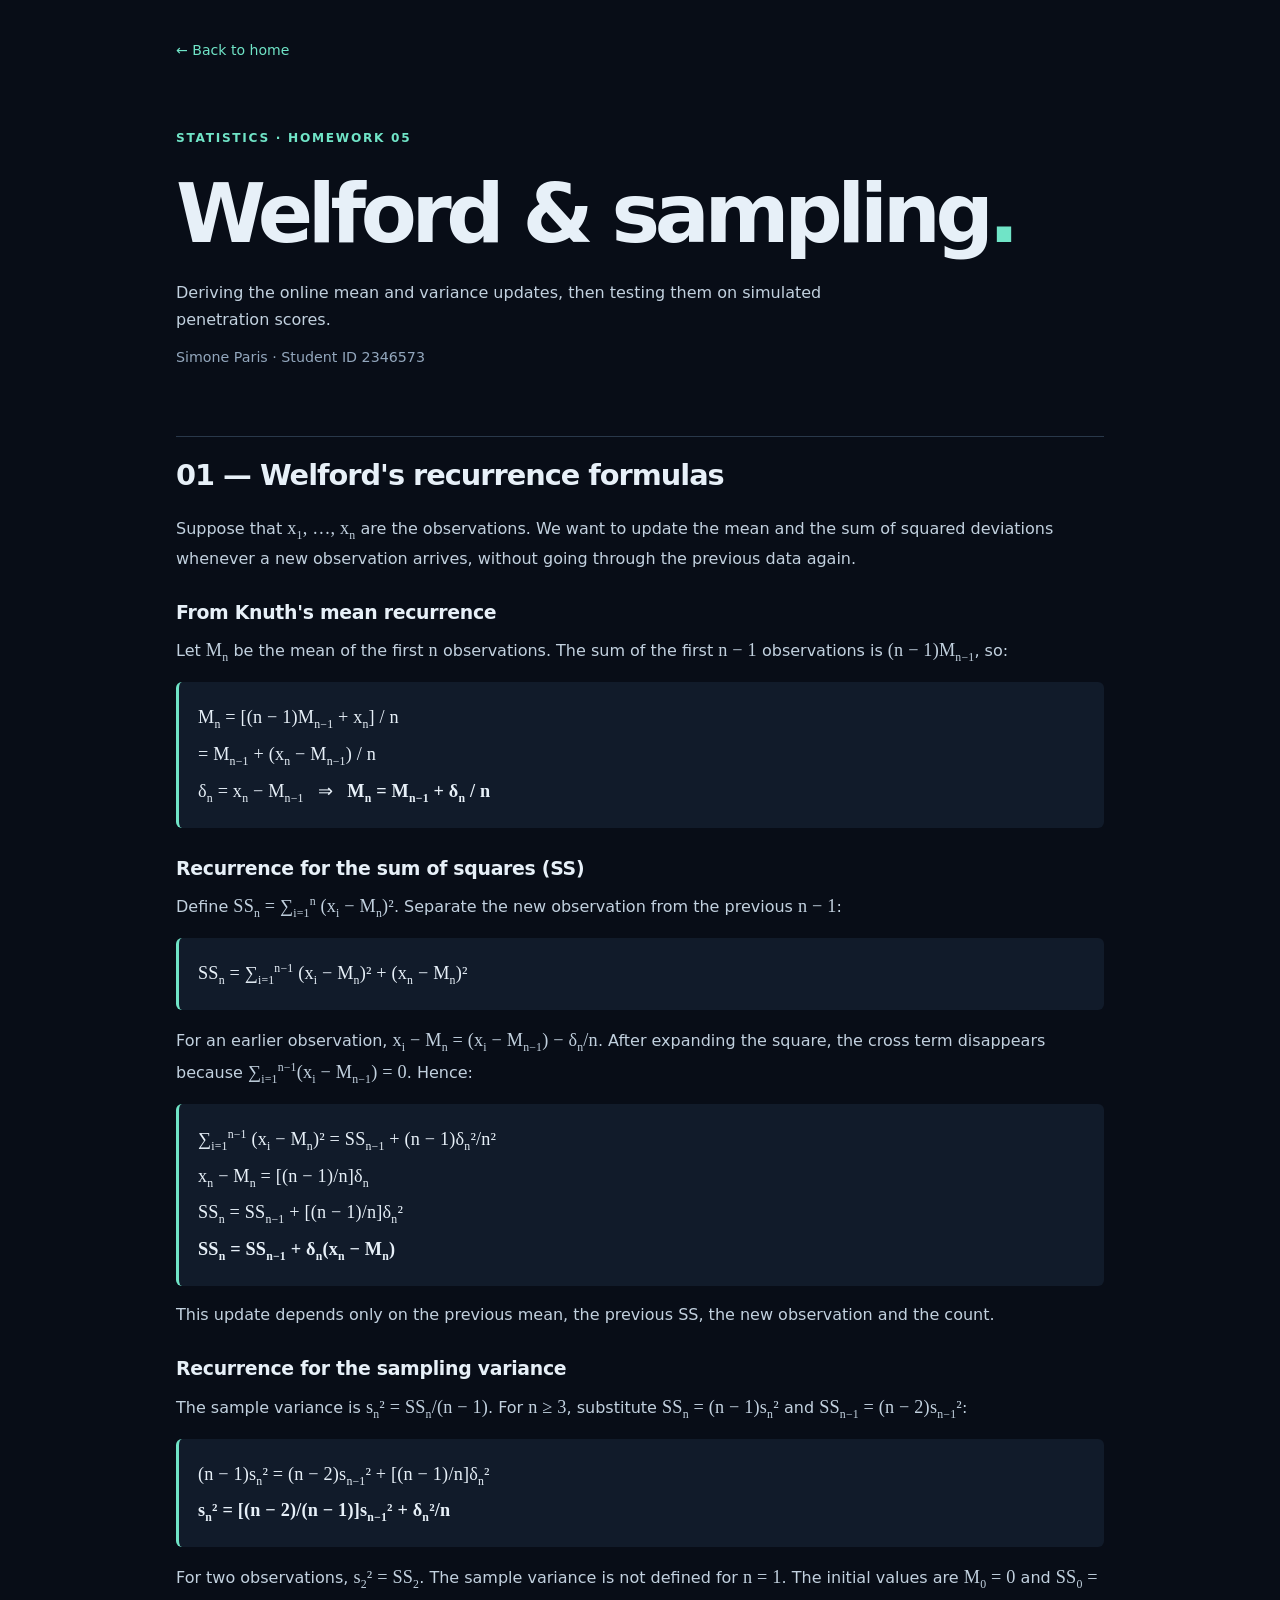
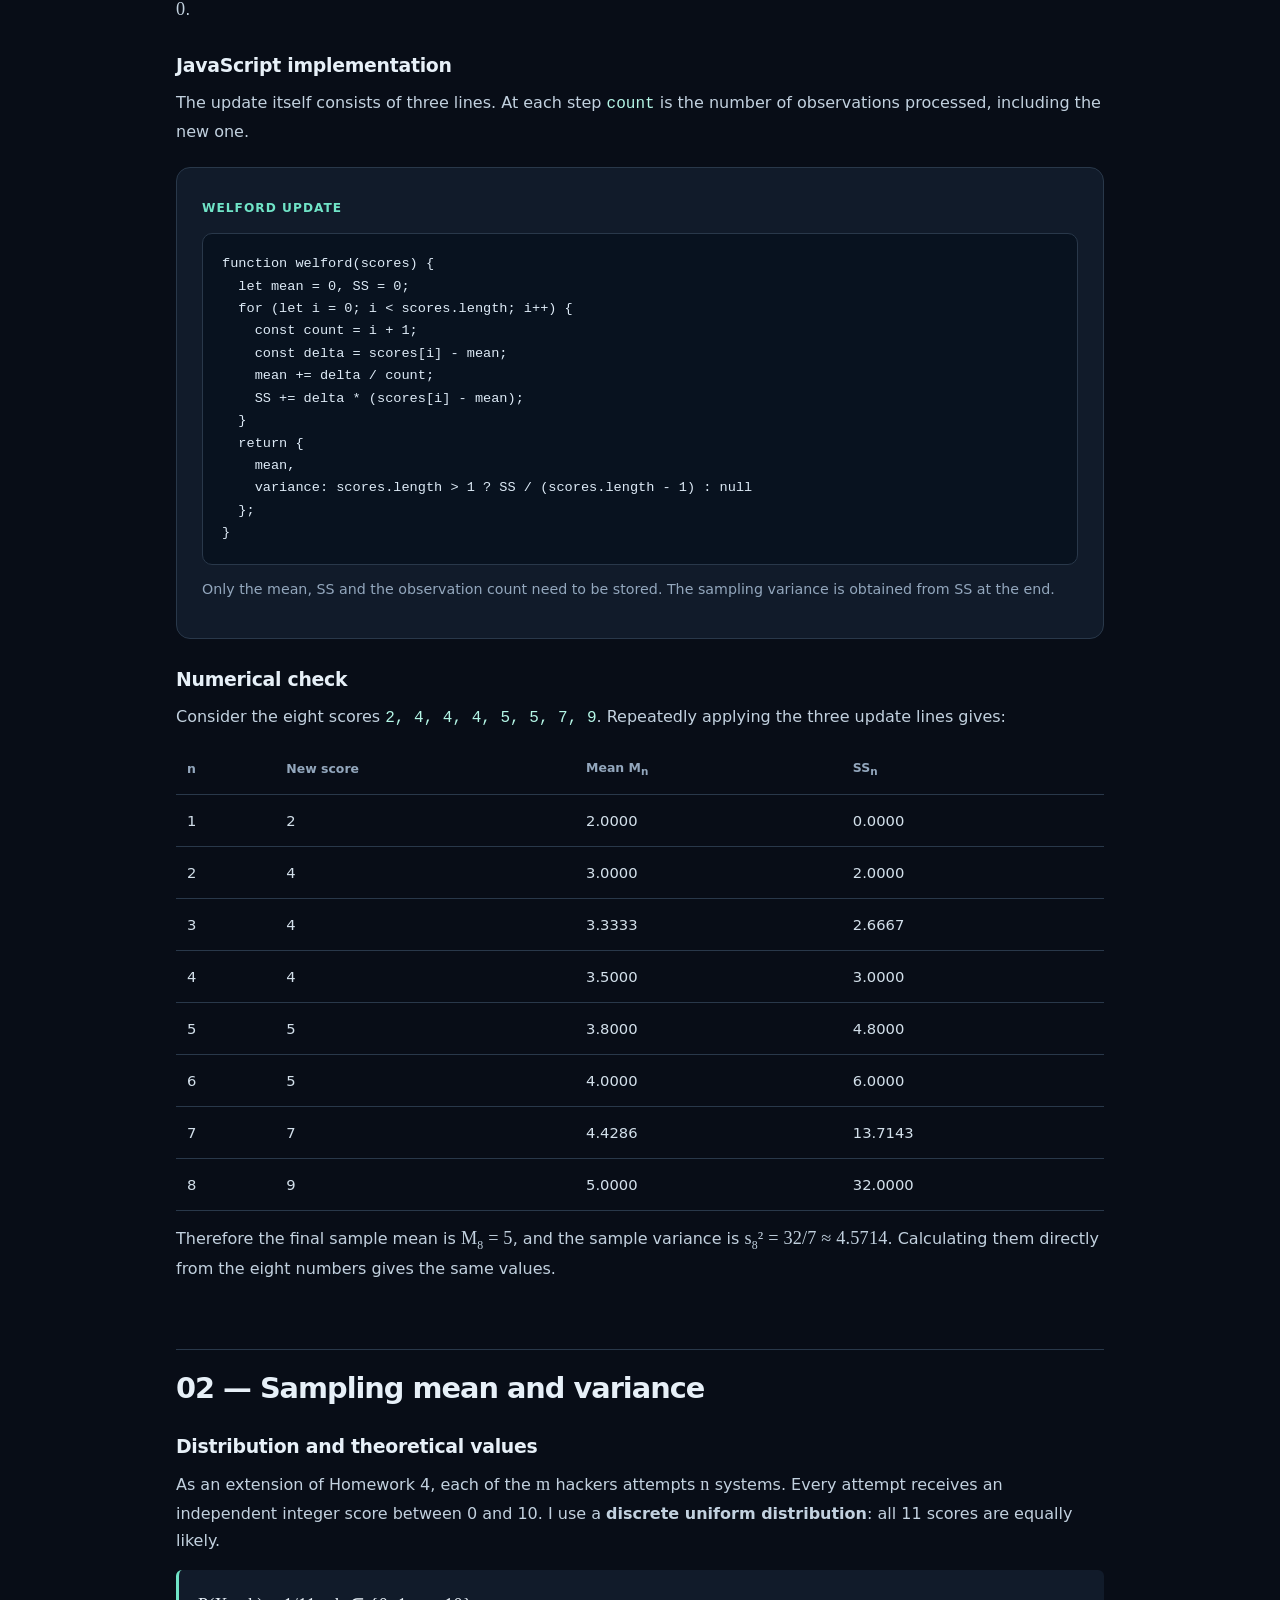
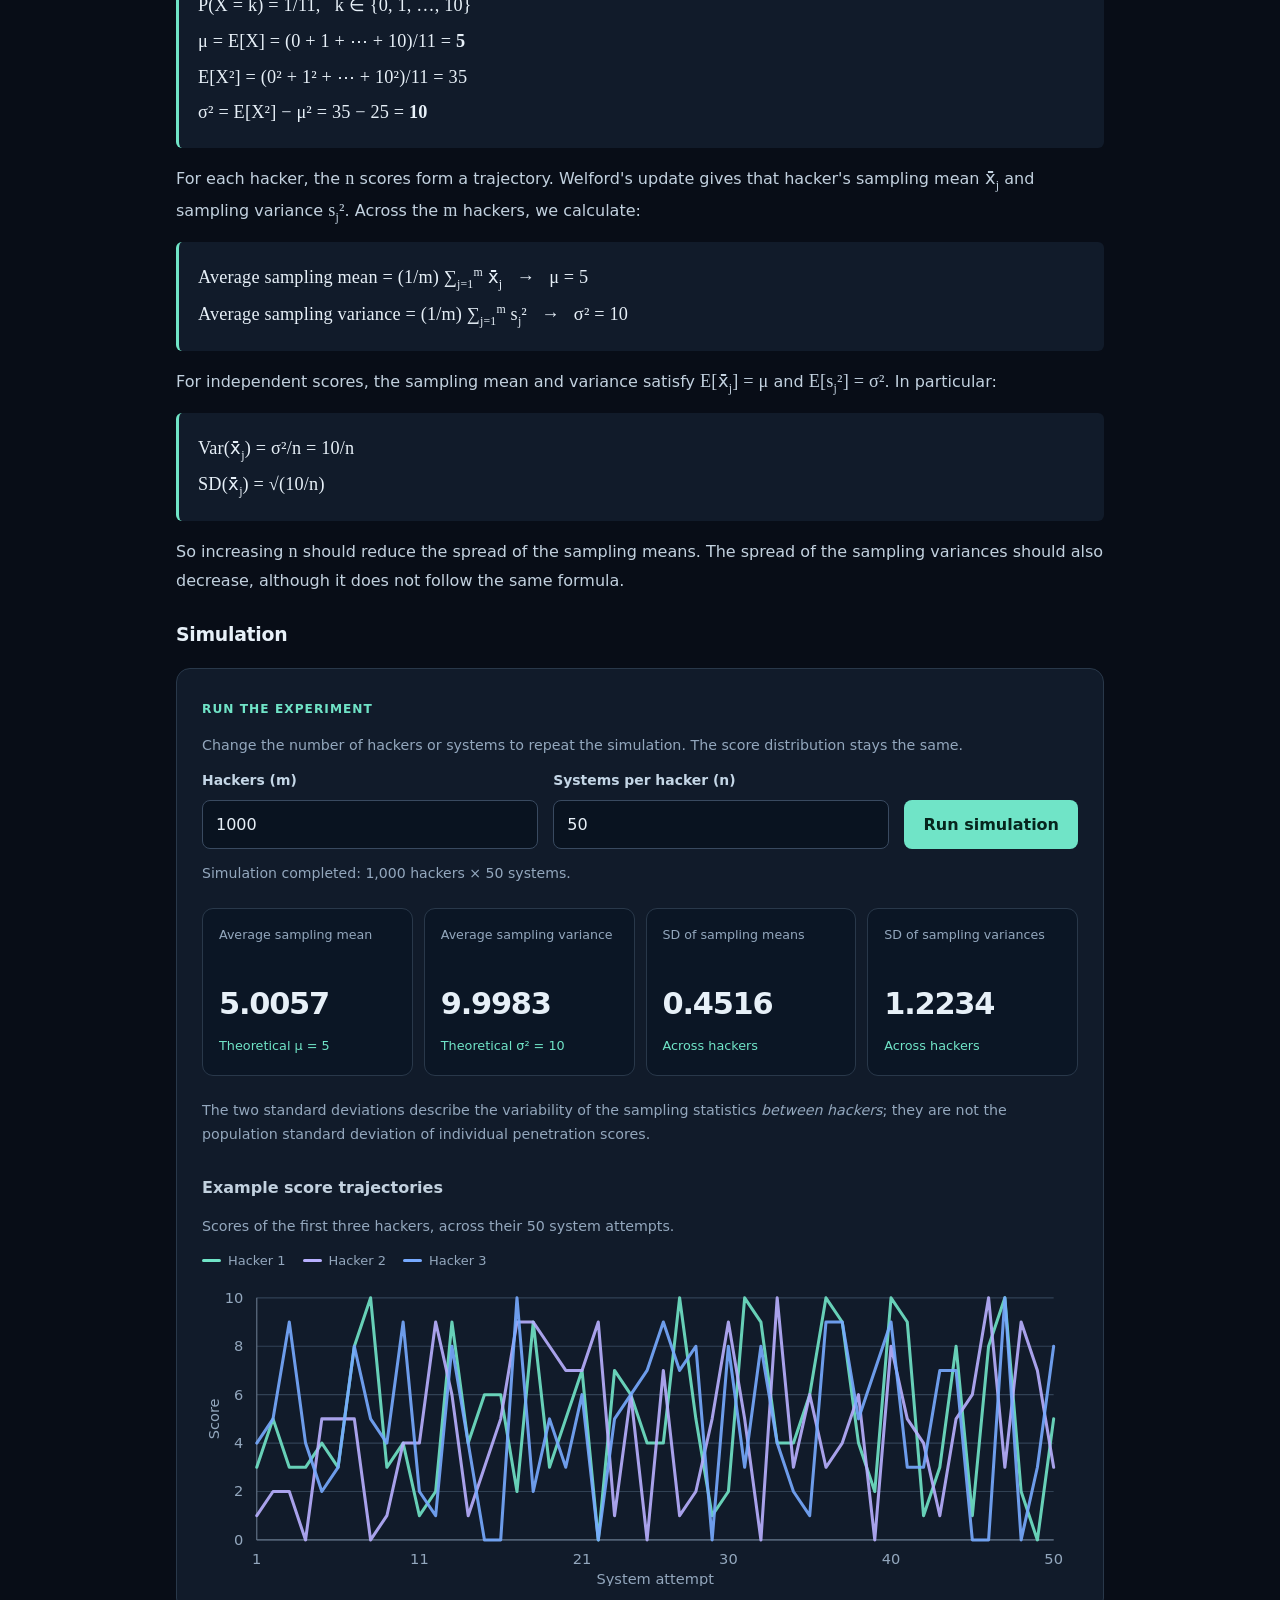
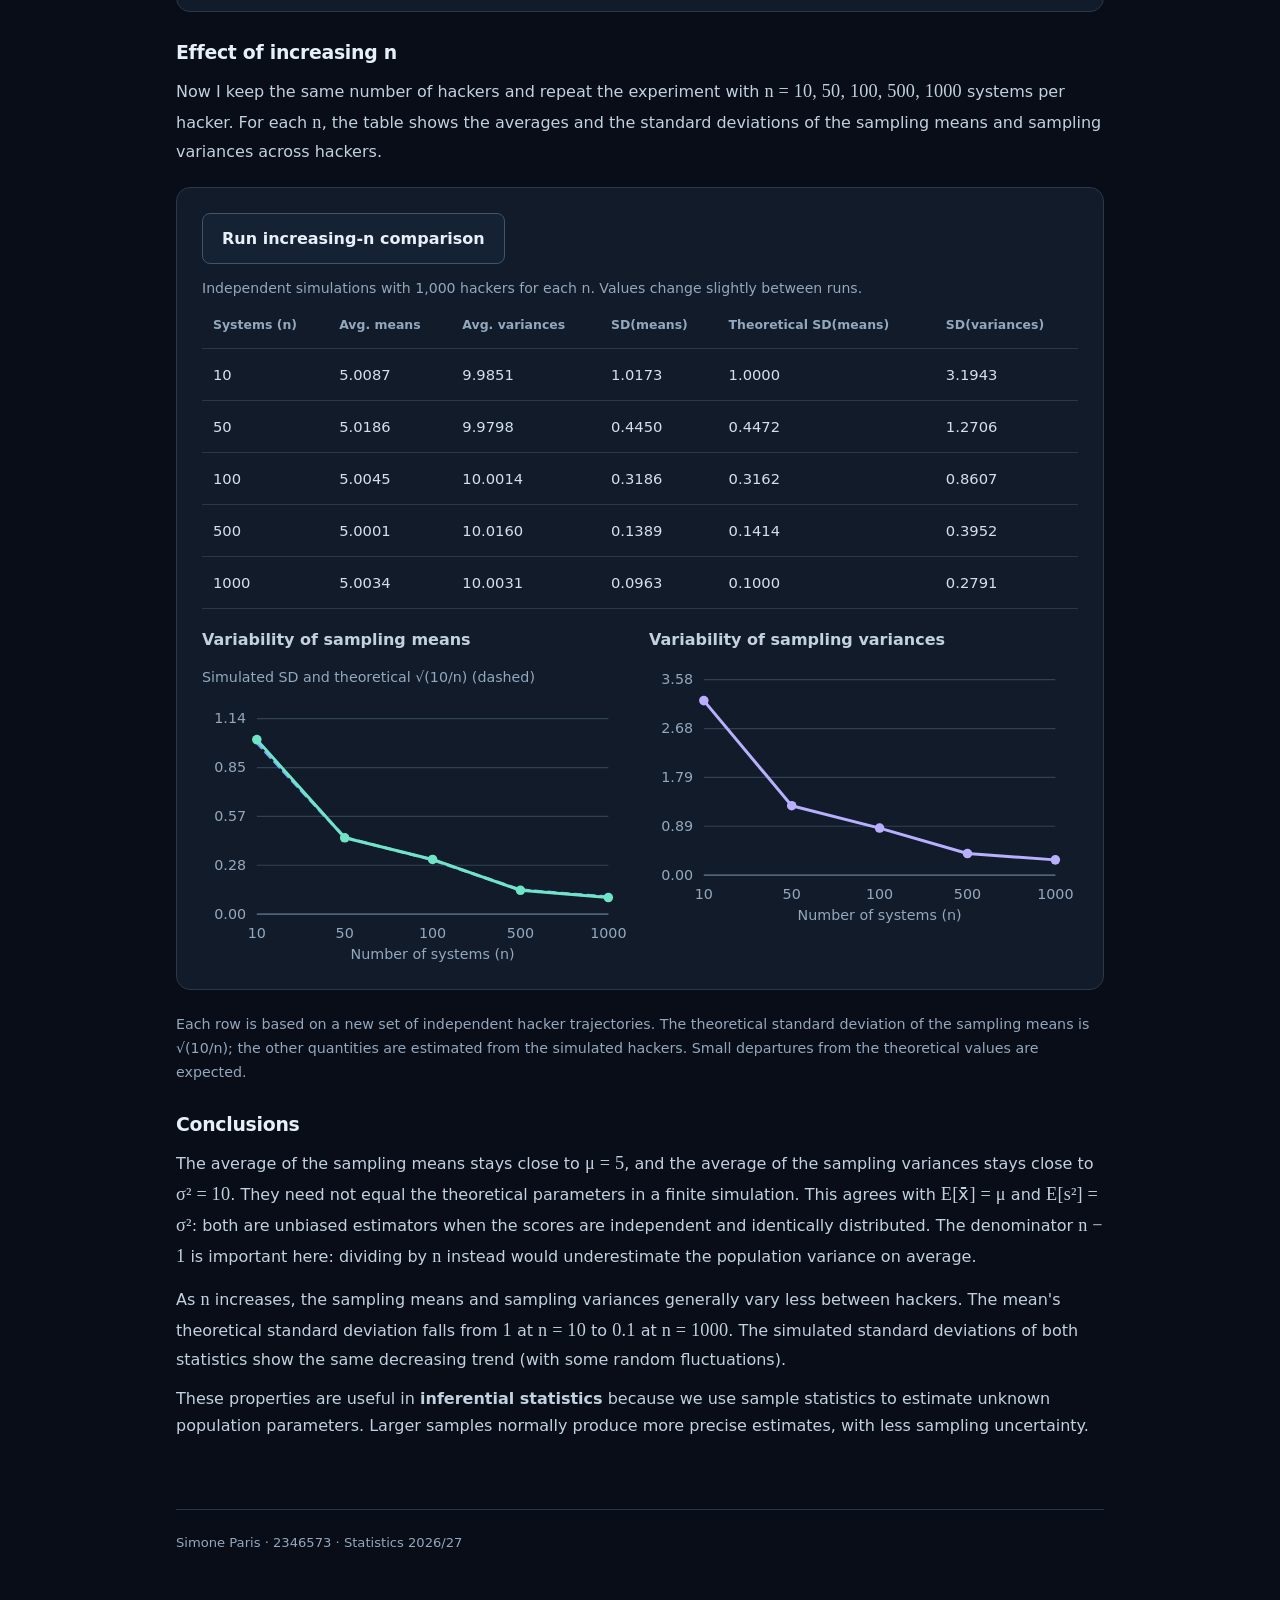
<file: homework5/index.html>
<!doctype html>
<html lang="en">
<head>
  <meta charset="utf-8">
  <meta name="viewport" content="width=device-width, initial-scale=1">
  <meta name="theme-color" content="#080d17">
  <meta name="description" content="Statistics Homework 5: Welford's recurrence formulas and sampling mean and variance.">
  <title>Homework 5 | Simone Paris</title>
  <style>
    :root { color-scheme: dark; --bg:#080d17; --panel:#111b2a; --panel2:#152234; --ink:#e7f0f8; --muted:#93a7bd; --accent:#70e4c7; --line:#29384a; --purple:#b8b0ff; }
    * { box-sizing:border-box; }
    html { scroll-behavior:smooth; }
    body { margin:0; background:var(--bg); color:var(--ink); font:16px/1.7 system-ui,-apple-system,"Segoe UI",sans-serif; }
    main { max-width:980px; margin:0 auto; padding:36px 26px 88px; }
    a { color:var(--accent); }
    .back { display:inline-block; color:var(--accent); text-decoration:none; font-size:.88rem; }
    .back:hover { text-decoration:underline; }
    .kicker { margin-top:65px; color:var(--accent); font-size:.76rem; font-weight:750; letter-spacing:.14em; text-transform:uppercase; }
    h1,h2,h3 { font-family:"Space Grotesk",system-ui,sans-serif; line-height:1.2; }
    h1 { margin:16px 0; font-size:clamp(2.7rem,7vw,5.1rem); letter-spacing:-.065em; }
    h2 { margin:67px 0 20px; padding-top:21px; border-top:1px solid var(--line); font-size:1.8rem; letter-spacing:-.035em; }
    h3 { margin:29px 0 10px; font-size:1.18rem; letter-spacing:-.015em; }
    p { color:#c2d1df; margin:12px 0; }
    header > p { max-width:730px; }
    .small { color:var(--muted); font-size:.89rem; }
    .tag { display:inline-block; color:var(--accent); font-size:.76rem; font-weight:750; letter-spacing:.085em; text-transform:uppercase; }
    .card { margin:22px 0; padding:25px; background:var(--panel); border:1px solid var(--line); border-radius:14px; }
    .formula { margin:15px 0; padding:15px 19px; background:var(--panel); border-left:3px solid var(--accent); border-radius:6px; color:var(--ink); overflow-x:auto; }
    .formula .line { display:block; margin:5px 0; white-space:normal; }
    .math { font-family:Cambria,"STIX Two Math","Times New Roman",serif; font-size:1.14rem; letter-spacing:.01em; }
    .math sub, .math sup { font-size:.65em; }
    .subtle { color:var(--muted); }
    code,pre { font-family:ui-monospace,SFMono-Regular,Consolas,monospace; }
    :not(pre) > code { color:#b4f6e6; overflow-wrap:anywhere; }
    pre { margin:13px 0 0; background:#08121f; padding:19px; border:1px solid var(--line); border-radius:10px; font-size:.85rem; line-height:1.65; overflow-x:auto; }
    pre code { color:#deebf7; }
    .two-col { display:grid; grid-template-columns:1fr 1fr; gap:18px; }
    .controls { display:grid; grid-template-columns:1fr 1fr auto; gap:15px; align-items:end; }
    label { display:block; margin:0 0 7px; color:#c4d6e6; font-weight:650; font-size:.87rem; }
    input { width:100%; min-width:0; padding:10px 13px; border:1px solid #394a60; border-radius:8px; background:#091320; color:var(--ink); font:inherit; }
    input:focus-visible,button:focus-visible,a:focus-visible { outline:2px solid var(--accent); outline-offset:3px; }
    button { padding:11px 19px; border:0; border-radius:8px; background:var(--accent); color:#06251d; font:inherit; font-weight:750; cursor:pointer; transition:filter .15s; }
    button:hover { filter:brightness(1.08); }
    .secondary { border:1px solid #40546c; background:var(--panel2); color:var(--ink); }
    .status { margin-top:13px; font-size:.88rem; color:var(--muted); }
    .error { color:#ffb1b1; }
    .results { display:grid; grid-template-columns:repeat(4,1fr); gap:11px; margin:22px 0; }
    .stat { padding:17px 16px; background:#0b1625; border:1px solid var(--line); border-radius:11px; }
    .stat .name { min-height:44px; display:block; color:var(--muted); font-size:.79rem; line-height:1.4; }
    .stat .value { display:block; margin:8px 0 1px; color:var(--ink); font-family:"Space Grotesk",system-ui,sans-serif; font-size:clamp(1.4rem,2.7vw,1.9rem); font-weight:750; letter-spacing:-.04em; font-variant-numeric:tabular-nums; }
    .stat .target { color:var(--accent); font-size:.8rem; }
    .panel-title { margin:0 0 7px; font-weight:700; font-size:1rem; }
    .legend { display:flex; gap:17px; flex-wrap:wrap; margin:10px 0; color:var(--muted); font-size:.81rem; }
    .legend span { display:inline-flex; align-items:center; gap:7px; }
    .swatch { width:19px; height:3px; background:var(--accent); border-radius:8px; }
    .swatch.purple { background:var(--purple); }
    .swatch.blue { background:#77aaff; }
    .chart { display:block; width:100%; height:auto; margin-top:10px; }
    .chart text { font:12px system-ui,sans-serif; fill:var(--muted); }
    .chart .grid { stroke:#314154; stroke-width:1; }
    .chart .axis { stroke:#607083; stroke-width:1; }
    .chart .line { fill:none; stroke-width:2.5; stroke-linecap:round; stroke-linejoin:round; }
    .table-wrap { overflow-x:auto; }
    table { width:100%; border-collapse:collapse; font-size:.92rem; font-variant-numeric:tabular-nums; }
    th,td { padding:13px 11px; border-bottom:1px solid var(--line); text-align:left; white-space:nowrap; }
    th { color:var(--muted); font-size:.78rem; font-weight:650; }
    td { color:#d3e0eb; }
    .compare-grid { display:grid; grid-template-columns:1fr 1fr; gap:18px; margin-top:17px; }
    .note { padding-left:16px; border-left:2px solid var(--line); color:#c2d1df; }
    .section-gap { margin-top:28px; }
    footer { margin-top:70px; padding-top:22px; border-top:1px solid var(--line); color:var(--muted); font-size:.82rem; }
    @media (max-width:750px) {
      .results { grid-template-columns:repeat(2,1fr); }
      .controls { grid-template-columns:1fr 1fr; }
      .controls button { grid-column:1/-1; }
      .compare-grid { grid-template-columns:1fr; }
    }
    @media (max-width:550px) {
      main { padding:25px 18px 65px; }
      .kicker { margin-top:49px; }
      h2 { margin-top:50px; font-size:1.5rem; }
      .card { padding:17px; }
      .two-col { grid-template-columns:1fr; }
      .controls { grid-template-columns:1fr; }
      .controls button { grid-column:auto; }
      .results { gap:9px; }
      .stat { padding:13px 12px; }
      .stat .name { min-height:55px; }
      pre { padding:13px; font-size:.76rem; }
      th,td { padding:10px 9px; }
      .formula { padding:13px; }
    }
  </style>
</head>
<body>
<main>
  <a href="../" class="back">← Back to home</a>
  <header>
    <div class="kicker">Statistics · Homework 05</div>
    <h1>Welford &amp; sampling<span style="color:var(--accent)">.</span></h1>
    <p>Deriving the online mean and variance updates, then testing them on simulated penetration scores.</p>
    <p class="small">Simone Paris · Student ID 2346573</p>
  </header>

  <section id="exercise-1">
    <h2>01 — Welford's recurrence formulas</h2>
    <p>Suppose that <span class="math">x<sub>1</sub>, …, x<sub>n</sub></span> are the observations. We want to update the mean and the sum of squared deviations whenever a new observation arrives, without going through the previous data again.</p>
    <h3>From Knuth's mean recurrence</h3>
    <p>Let <span class="math">M<sub>n</sub></span> be the mean of the first <span class="math">n</span> observations. The sum of the first <span class="math">n − 1</span> observations is <span class="math">(n − 1)M<sub>n−1</sub></span>, so:</p>
    <div class="formula math">
      <span class="line">M<sub>n</sub> = [(n − 1)M<sub>n−1</sub> + x<sub>n</sub>] / n</span>
      <span class="line">= M<sub>n−1</sub> + (x<sub>n</sub> − M<sub>n−1</sub>) / n</span>
      <span class="line">δ<sub>n</sub> = x<sub>n</sub> − M<sub>n−1</sub> &nbsp; ⇒ &nbsp; <strong>M<sub>n</sub> = M<sub>n−1</sub> + δ<sub>n</sub> / n</strong></span>
    </div>

    <h3>Recurrence for the sum of squares (SS)</h3>
    <p>Define <span class="math">SS<sub>n</sub> = ∑<sub>i=1</sub><sup>n</sup> (x<sub>i</sub> − M<sub>n</sub>)²</span>. Separate the new observation from the previous <span class="math">n − 1</span>:</p>
    <div class="formula math">
      <span class="line">SS<sub>n</sub> = ∑<sub>i=1</sub><sup>n−1</sup> (x<sub>i</sub> − M<sub>n</sub>)² + (x<sub>n</sub> − M<sub>n</sub>)²</span>
    </div>
    <p>For an earlier observation, <span class="math">x<sub>i</sub> − M<sub>n</sub> = (x<sub>i</sub> − M<sub>n−1</sub>) − δ<sub>n</sub>/n</span>. After expanding the square, the cross term disappears because <span class="math">∑<sub>i=1</sub><sup>n−1</sup>(x<sub>i</sub> − M<sub>n−1</sub>) = 0</span>. Hence:</p>
    <div class="formula math">
      <span class="line">∑<sub>i=1</sub><sup>n−1</sup> (x<sub>i</sub> − M<sub>n</sub>)² = SS<sub>n−1</sub> + (n − 1)δ<sub>n</sub>²/n²</span>
      <span class="line">x<sub>n</sub> − M<sub>n</sub> = [(n − 1)/n]δ<sub>n</sub></span>
      <span class="line">SS<sub>n</sub> = SS<sub>n−1</sub> + [(n − 1)/n]δ<sub>n</sub>²</span>
      <span class="line"><strong>SS<sub>n</sub> = SS<sub>n−1</sub> + δ<sub>n</sub>(x<sub>n</sub> − M<sub>n</sub>)</strong></span>
    </div>
    <p>This update depends only on the previous mean, the previous SS, the new observation and the count.</p>

    <h3>Recurrence for the sampling variance</h3>
    <p>The sample variance is <span class="math">s<sub>n</sub>² = SS<sub>n</sub>/(n − 1)</span>. For <span class="math">n ≥ 3</span>, substitute <span class="math">SS<sub>n</sub> = (n − 1)s<sub>n</sub>²</span> and <span class="math">SS<sub>n−1</sub> = (n − 2)s<sub>n−1</sub>²</span>:</p>
    <div class="formula math">
      <span class="line">(n − 1)s<sub>n</sub>² = (n − 2)s<sub>n−1</sub>² + [(n − 1)/n]δ<sub>n</sub>²</span>
      <span class="line"><strong>s<sub>n</sub>² = [(n − 2)/(n − 1)]s<sub>n−1</sub>² + δ<sub>n</sub>²/n</strong></span>
    </div>
    <p>For two observations, <span class="math">s<sub>2</sub>² = SS<sub>2</sub></span>. The sample variance is not defined for <span class="math">n = 1</span>. The initial values are <span class="math">M<sub>0</sub> = 0</span> and <span class="math">SS<sub>0</sub> = 0</span>.</p>

    <h3>JavaScript implementation</h3>
    <p>The update itself consists of three lines. At each step <code>count</code> is the number of observations processed, including the new one.</p>
    <div class="card">
      <span class="tag">Welford update</span>
      <pre><code>function welford(scores) {
  let mean = 0, SS = 0;
  for (let i = 0; i &lt; scores.length; i++) {
    const count = i + 1;
    const delta = scores[i] - mean;
    mean += delta / count;
    SS += delta * (scores[i] - mean);
  }
  return {
    mean,
    variance: scores.length &gt; 1 ? SS / (scores.length - 1) : null
  };
}</code></pre>
      <p class="small">Only the mean, SS and the observation count need to be stored. The sampling variance is obtained from SS at the end.</p>
    </div>
    <h3>Numerical check</h3>
    <p>Consider the eight scores <code>2, 4, 4, 4, 5, 5, 7, 9</code>. Repeatedly applying the three update lines gives:</p>
    <div class="table-wrap">
      <table aria-label="Worked example for Welford's recurrence">
        <thead><tr><th>n</th><th>New score</th><th>Mean M<sub>n</sub></th><th>SS<sub>n</sub></th></tr></thead>
        <tbody>
          <tr><td>1</td><td>2</td><td>2.0000</td><td>0.0000</td></tr>
          <tr><td>2</td><td>4</td><td>3.0000</td><td>2.0000</td></tr>
          <tr><td>3</td><td>4</td><td>3.3333</td><td>2.6667</td></tr>
          <tr><td>4</td><td>4</td><td>3.5000</td><td>3.0000</td></tr>
          <tr><td>5</td><td>5</td><td>3.8000</td><td>4.8000</td></tr>
          <tr><td>6</td><td>5</td><td>4.0000</td><td>6.0000</td></tr>
          <tr><td>7</td><td>7</td><td>4.4286</td><td>13.7143</td></tr>
          <tr><td>8</td><td>9</td><td>5.0000</td><td>32.0000</td></tr>
        </tbody>
      </table>
    </div>
    <p>Therefore the final sample mean is <span class="math">M<sub>8</sub> = 5</span>, and the sample variance is <span class="math">s<sub>8</sub>² = 32/7 ≈ 4.5714</span>. Calculating them directly from the eight numbers gives the same values.</p>
  </section>

  <section id="exercise-2">
    <h2>02 — Sampling mean and variance</h2>
    <h3>Distribution and theoretical values</h3>
    <p>As an extension of Homework 4, each of the <span class="math">m</span> hackers attempts <span class="math">n</span> systems. Every attempt receives an independent integer score between 0 and 10. I use a <strong>discrete uniform distribution</strong>: all 11 scores are equally likely.</p>
    <div class="formula math">
      <span class="line">P(X = k) = 1/11, &nbsp; k ∈ {0, 1, …, 10}</span>
      <span class="line">μ = E[X] = (0 + 1 + ⋯ + 10)/11 = <strong>5</strong></span>
      <span class="line">E[X²] = (0² + 1² + ⋯ + 10²)/11 = 35</span>
      <span class="line">σ² = E[X²] − μ² = 35 − 25 = <strong>10</strong></span>
    </div>
    <p>For each hacker, the <span class="math">n</span> scores form a trajectory. Welford's update gives that hacker's sampling mean <span class="math">x̄<sub>j</sub></span> and sampling variance <span class="math">s<sub>j</sub>²</span>. Across the <span class="math">m</span> hackers, we calculate:</p>
    <div class="formula math">
      <span class="line">Average sampling mean = (1/m) ∑<sub>j=1</sub><sup>m</sup> x̄<sub>j</sub> &nbsp; → &nbsp; μ = 5</span>
      <span class="line">Average sampling variance = (1/m) ∑<sub>j=1</sub><sup>m</sup> s<sub>j</sub>² &nbsp; → &nbsp; σ² = 10</span>
    </div>

    <p>For independent scores, the sampling mean and variance satisfy <span class="math">E[x̄<sub>j</sub>] = μ</span> and <span class="math">E[s<sub>j</sub>²] = σ²</span>. In particular:</p>
    <div class="formula math">
      <span class="line">Var(x̄<sub>j</sub>) = σ²/n = 10/n</span>
      <span class="line">SD(x̄<sub>j</sub>) = √(10/n)</span>
    </div>
    <p>So increasing <span class="math">n</span> should reduce the spread of the sampling means. The spread of the sampling variances should also decrease, although it does not follow the same formula.</p>

    <h3>Simulation</h3>
    <div class="card">
      <span class="tag">Run the experiment</span>
      <p class="small">Change the number of hackers or systems to repeat the simulation. The score distribution stays the same.</p>
      <div class="controls">
        <div><label for="mInput">Hackers (m)</label><input id="mInput" type="number" min="2" max="10000" step="1" value="1000"></div>
        <div><label for="nInput">Systems per hacker (n)</label><input id="nInput" type="number" min="2" max="2000" step="1" value="50"></div>
        <button id="runBtn" type="button">Run simulation</button>
      </div>
      <div id="singleStatus" class="status" role="status" aria-live="polite"></div>
      <div class="results" aria-live="polite">
        <div class="stat"><span class="name">Average sampling mean</span><strong id="avgMean" class="value">—</strong><span class="target">Theoretical μ = 5</span></div>
        <div class="stat"><span class="name">Average sampling variance</span><strong id="avgVar" class="value">—</strong><span class="target">Theoretical σ² = 10</span></div>
        <div class="stat"><span class="name">SD of sampling means</span><strong id="sdMean" class="value">—</strong><span class="target">Across hackers</span></div>
        <div class="stat"><span class="name">SD of sampling variances</span><strong id="sdVar" class="value">—</strong><span class="target">Across hackers</span></div>
      </div>
      <p class="small">The two standard deviations describe the variability of the sampling statistics <em>between hackers</em>; they are not the population standard deviation of individual penetration scores.</p>
      <div class="section-gap">
        <p class="panel-title">Example score trajectories</p>
        <p class="small">Scores of the first three hackers, across their <span id="trajectoryN">n</span> system attempts.</p>
        <div class="legend"><span><i class="swatch"></i> Hacker 1</span><span><i class="swatch purple"></i> Hacker 2</span><span><i class="swatch blue"></i> Hacker 3</span></div>
        <svg id="trajectoryChart" class="chart" viewBox="0 0 720 250" role="img" aria-label="Three hackers' scores at each system attempt"></svg>
      </div>
    </div>

    <h3>Effect of increasing n</h3>
    <p>Now I keep the same number of hackers and repeat the experiment with <span class="math">n = 10, 50, 100, 500, 1000</span> systems per hacker. For each <span class="math">n</span>, the table shows the averages and the standard deviations of the sampling means and sampling variances across hackers.</p>
    <div class="card">
      <button id="compareBtn" class="secondary" type="button">Run increasing-n comparison</button>
      <div id="compareStatus" class="status" role="status" aria-live="polite"></div>
      <div class="table-wrap">
        <table>
          <thead><tr><th>Systems (n)</th><th>Avg. means</th><th>Avg. variances</th><th>SD(means)</th><th>Theoretical SD(means)</th><th>SD(variances)</th></tr></thead>
          <tbody id="compareBody"><tr><td colspan="6" class="subtle">Run the comparison to view the results.</td></tr></tbody>
        </table>
      </div>
      <div class="compare-grid">
        <div><p class="panel-title">Variability of sampling means</p><p class="small">Simulated SD and theoretical √(10/n) (dashed)</p><svg id="meanTrend" class="chart" viewBox="0 0 360 220" role="img" aria-label="Standard deviation of the sampling means as n increases"></svg></div>
        <div><p class="panel-title">Variability of sampling variances</p><svg id="varTrend" class="chart" viewBox="0 0 360 220" role="img" aria-label="Standard deviation of the sampling variances as n increases"></svg></div>
      </div>
    </div>

    <p class="small">Each row is based on a new set of independent hacker trajectories. The theoretical standard deviation of the sampling means is √(10/n); the other quantities are estimated from the simulated hackers. Small departures from the theoretical values are expected.</p>

    <h3>Conclusions</h3>
    <p>The average of the sampling means stays close to <span class="math">μ = 5</span>, and the average of the sampling variances stays close to <span class="math">σ² = 10</span>. They need not equal the theoretical parameters in a finite simulation. This agrees with <span class="math">E[x̄] = μ</span> and <span class="math">E[s²] = σ²</span>: both are unbiased estimators when the scores are independent and identically distributed. The denominator <span class="math">n − 1</span> is important here: dividing by <span class="math">n</span> instead would underestimate the population variance on average.</p>
    <p>As <span class="math">n</span> increases, the sampling means and sampling variances generally vary less between hackers. The mean's theoretical standard deviation falls from <span class="math">1</span> at <span class="math">n = 10</span> to <span class="math">0.1</span> at <span class="math">n = 1000</span>. The simulated standard deviations of both statistics show the same decreasing trend (with some random fluctuations).</p>
    <p>These properties are useful in <strong>inferential statistics</strong> because we use sample statistics to estimate unknown population parameters. Larger samples normally produce more precise estimates, with less sampling uncertainty.</p>
  </section>
  <footer>Simone Paris · 2346573 · Statistics 2026/27</footer>
</main>
<script>
"use strict";

// X is discrete uniform on {0, 1, ..., 10}.
function drawScore() {
  return Math.floor(Math.random() * 11);
}

function sampleHacker(n, keepScores) {
  let mean = 0;
  let SS = 0;
  const scores = keepScores ? [] : null;
  for (let count = 1; count <= n; count++) {
    const score = drawScore();
    const delta = score - mean;
    mean += delta / count;
    SS += delta * (score - mean);
    if (scores) scores.push(score);
  }
  return { mean, variance: SS / (n - 1), scores };
}

// The same online update also computes the average and spread across hackers.
function acrossHackers(m, n, saveTrajectories) {
  let meanOfMeans = 0, SSMeans = 0;
  let meanOfVariances = 0, SSVariances = 0;
  const trajectories = [];
  for (let count = 1; count <= m; count++) {
    const hacker = sampleHacker(n, saveTrajectories && count <= 3);
    if (hacker.scores) trajectories.push(hacker.scores);

    const dMean = hacker.mean - meanOfMeans;
    meanOfMeans += dMean / count;
    SSMeans += dMean * (hacker.mean - meanOfMeans);

    const dVariance = hacker.variance - meanOfVariances;
    meanOfVariances += dVariance / count;
    SSVariances += dVariance * (hacker.variance - meanOfVariances);
  }
  return {
    avgMean: meanOfMeans,
    avgVar: meanOfVariances,
    sdMean: Math.sqrt(SSMeans / (m - 1)),
    sdVar: Math.sqrt(SSVariances / (m - 1)),
    trajectories
  };
}

function fmt(value) { return value.toFixed(4); }
function getParameters() {
  const m = Number(document.getElementById("mInput").value);
  const n = Number(document.getElementById("nInput").value);
  if (!Number.isInteger(m) || m < 2 || m > 10000) throw new Error("Choose an integer m between 2 and 10,000.");
  if (!Number.isInteger(n) || n < 2 || n > 2000) throw new Error("Choose an integer n between 2 and 2,000.");
  return { m, n };
}

function svgElement(type, attributes = {}, parent) {
  const elem = document.createElementNS("http://www.w3.org/2000/svg", type);
  for (const [key, value] of Object.entries(attributes)) elem.setAttribute(key, value);
  if (parent) parent.appendChild(elem);
  return elem;
}
function svgText(svg, x, y, value, attributes = {}) {
  const el = svgElement("text", { x, y, ...attributes }, svg);
  el.textContent = String(value);
  return el;
}

function drawTrajectories(series, n) {
  const svg = document.getElementById("trajectoryChart");
  svg.replaceChildren();
  const left = 45, right = 700, top = 13, bottom = 212;
  const x = i => left + (n === 1 ? 0 : i / (n - 1)) * (right - left);
  const y = score => bottom - (score / 10) * (bottom - top);
  for (let tick = 0; tick <= 10; tick += 2) {
    const yy = y(tick);
    svgElement("line", { x1:left, y1:yy, x2:right, y2:yy, class:"grid" }, svg);
    svgText(svg, left-11, yy+4, tick, {"text-anchor":"end"});
  }
  svgElement("line", { x1:left, y1:top, x2:left, y2:bottom, class:"axis" }, svg);
  svgElement("line", { x1:left, y1:bottom, x2:right, y2:bottom, class:"axis" }, svg);
  const nTicks = Math.min(6, n);
  for (let t = 0; t < nTicks; t++) {
    const i = Math.round(t * (n - 1) / (nTicks - 1));
    svgText(svg, x(i), bottom+20, i+1, {"text-anchor":"middle"});
  }
  svgText(svg, (left+right)/2, 248, "System attempt", {"text-anchor":"middle"});
  svgText(svg, 14, (top+bottom)/2, "Score", {"text-anchor":"middle",transform:`rotate(-90 14 ${(top+bottom)/2})`});
  ["#70e4c7", "#b8b0ff", "#77aaff"].forEach((color, j) => {
    if (!series[j]) return;
    const points = series[j].map((score, i) => `${x(i).toFixed(2)},${y(score).toFixed(2)}`).join(" ");
    svgElement("polyline", { points, class:"line", stroke:color, opacity:".9" }, svg);
    if (n <= 20) series[j].forEach((score, i) => svgElement("circle", { cx:x(i), cy:y(score), r:3.2, fill:color }, svg));
  });
}

function drawTrend(id, data, key, color) {
  const svg = document.getElementById(id);
  svg.replaceChildren();
  if (!data.length) return;
  const left = 46, right = 341, top = 14, bottom = 178;
  const maxValue = Math.max(...data.map(row => row[key]), ...(key === "sdMean" ? data.map(row => Math.sqrt(10 / row.n)) : []));
  const topValue = Math.max(maxValue * 1.12, 0.001);
  const x = i => left + (i/(data.length-1)) * (right-left);
  const y = v => bottom - v/topValue * (bottom-top);
  for (let i = 0; i <= 4; i++) {
    const value = topValue*i/4, yy = y(value);
    svgElement("line", {x1:left, y1:yy, x2:right, y2:yy, class:"grid"}, svg);
    svgText(svg, left-9, yy+4, value.toFixed(2), {"text-anchor":"end"});
  }
  svgElement("line", {x1:left, y1:bottom, x2:right, y2:bottom, class:"axis"}, svg);
  data.forEach((row,i) => svgText(svg,x(i),bottom+20,row.n,{"text-anchor":"middle"}));
  svgText(svg,(left+right)/2,216,"Number of systems (n)",{"text-anchor":"middle"});
  if (key === "sdMean") {
    svgElement("polyline", {points:data.map((row,i)=>`${x(i)},${y(Math.sqrt(10 / row.n))}`).join(" "), class:"line", stroke:"#77aaff", "stroke-dasharray":"6 5"}, svg);
  }
  svgElement("polyline",{points:data.map((row,i)=>`${x(i)},${y(row[key])}`).join(" "),class:"line",stroke:color},svg);
  data.forEach((row,i)=>svgElement("circle",{cx:x(i),cy:y(row[key]),r:4,fill:color},svg));
}

function runSingle() {
  const status = document.getElementById("singleStatus");
  try {
    const {m,n} = getParameters();
    const result = acrossHackers(m,n,true);
    document.getElementById("avgMean").textContent = fmt(result.avgMean);
    document.getElementById("avgVar").textContent = fmt(result.avgVar);
    document.getElementById("sdMean").textContent = fmt(result.sdMean);
    document.getElementById("sdVar").textContent = fmt(result.sdVar);
    document.getElementById("trajectoryN").textContent = n;
    drawTrajectories(result.trajectories,n);
    status.classList.remove("error");
    status.textContent = `Simulation completed: ${m.toLocaleString("en-US")} hackers × ${n.toLocaleString("en-US")} systems.`;
  } catch(e) {
    status.classList.add("error");
    status.textContent = e.message;
  }
}

function runComparison() {
  const status = document.getElementById("compareStatus");
  try {
    const {m} = getParameters();
    const systems = [10,50,100,500,1000];
    const results = systems.map(n => ({n, ...acrossHackers(m,n,false)}));
    const tbody = document.getElementById("compareBody");
    tbody.replaceChildren();
    results.forEach(result => {
      const tr = document.createElement("tr");
      [result.n, fmt(result.avgMean), fmt(result.avgVar), fmt(result.sdMean), fmt(Math.sqrt(10 / result.n)), fmt(result.sdVar)].forEach(value => {
        const td = document.createElement("td"); td.textContent = value; tr.appendChild(td);
      });
      tbody.appendChild(tr);
    });
    drawTrend("meanTrend", results, "sdMean", "#70e4c7");
    drawTrend("varTrend", results, "sdVar", "#b8b0ff");
    status.classList.remove("error");
    status.textContent = `Independent simulations with ${m.toLocaleString("en-US")} hackers for each n. Values change slightly between runs.`;
  } catch(e) {
    status.classList.add("error");
    status.textContent = e.message;
  }
}

document.getElementById("runBtn").addEventListener("click",runSingle);
document.getElementById("compareBtn").addEventListener("click",runComparison);
runSingle();
runComparison();
</script>
</body>
</html>
</file>
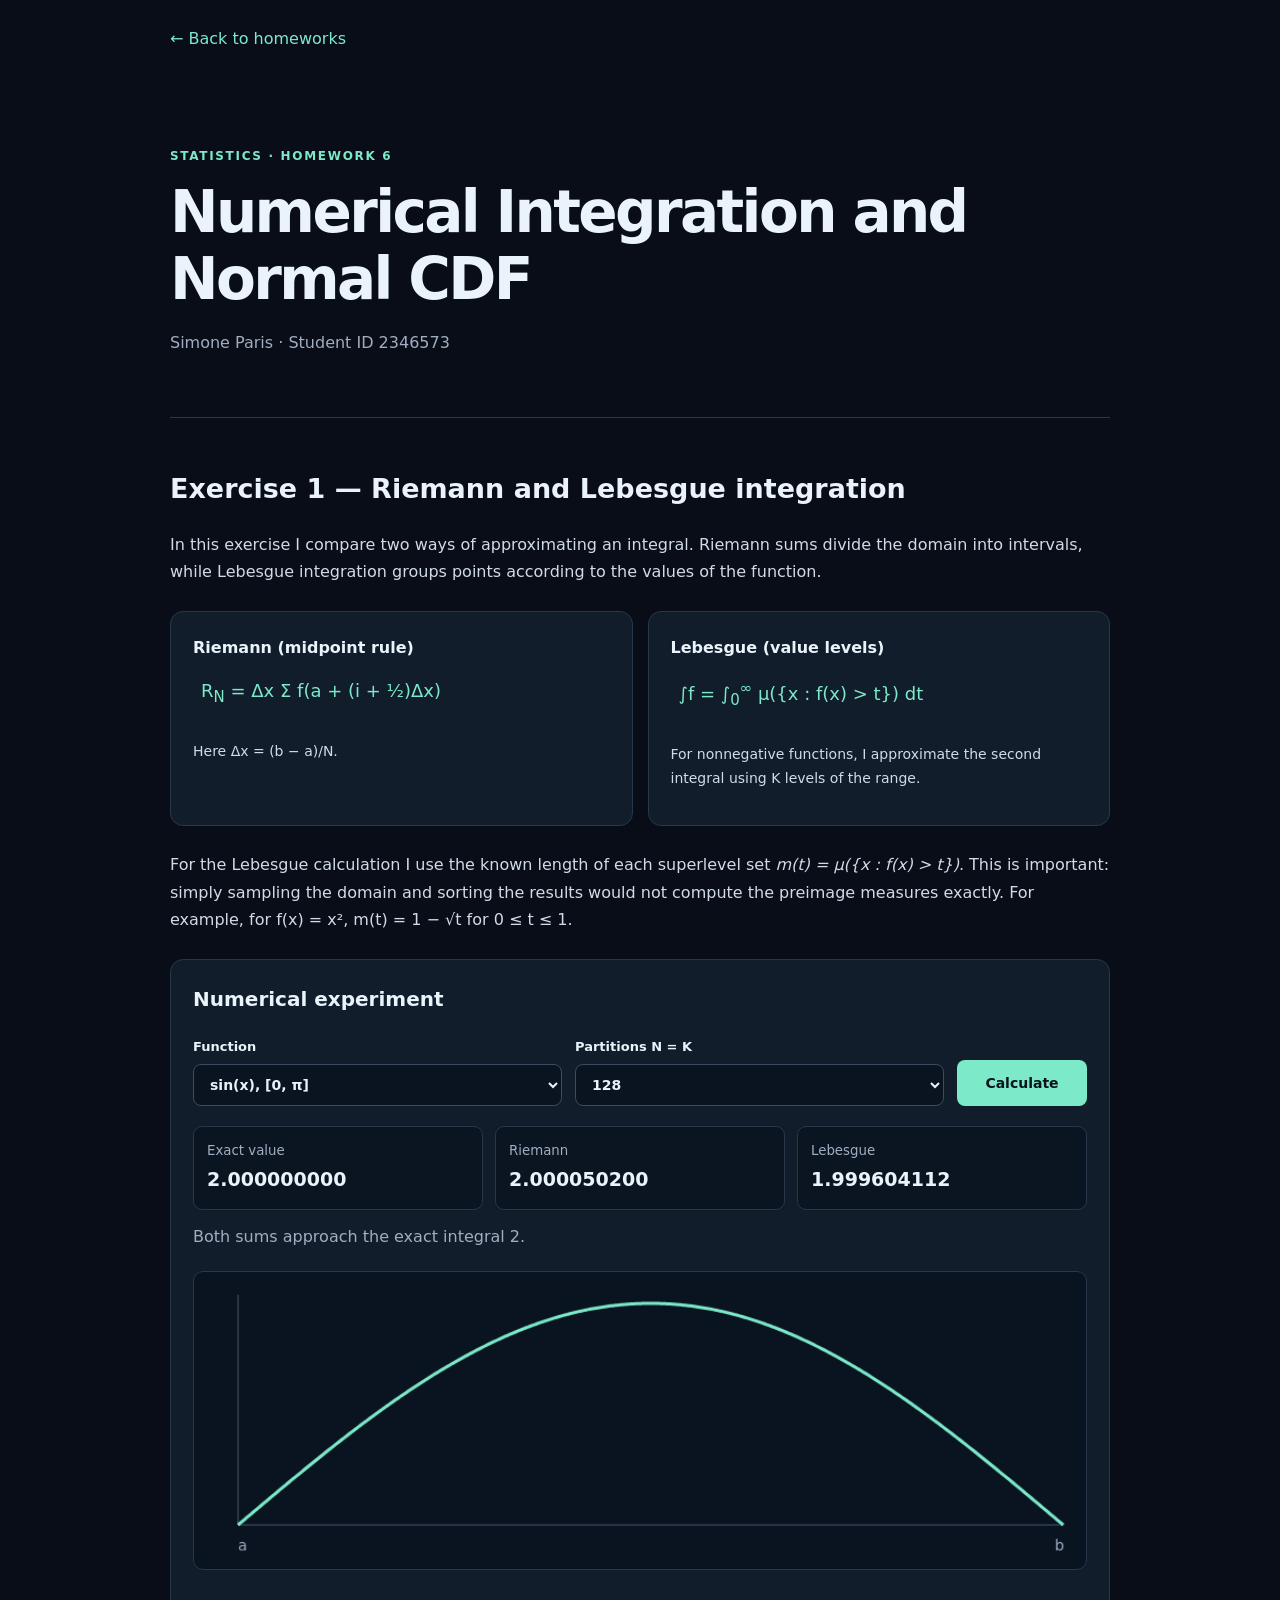
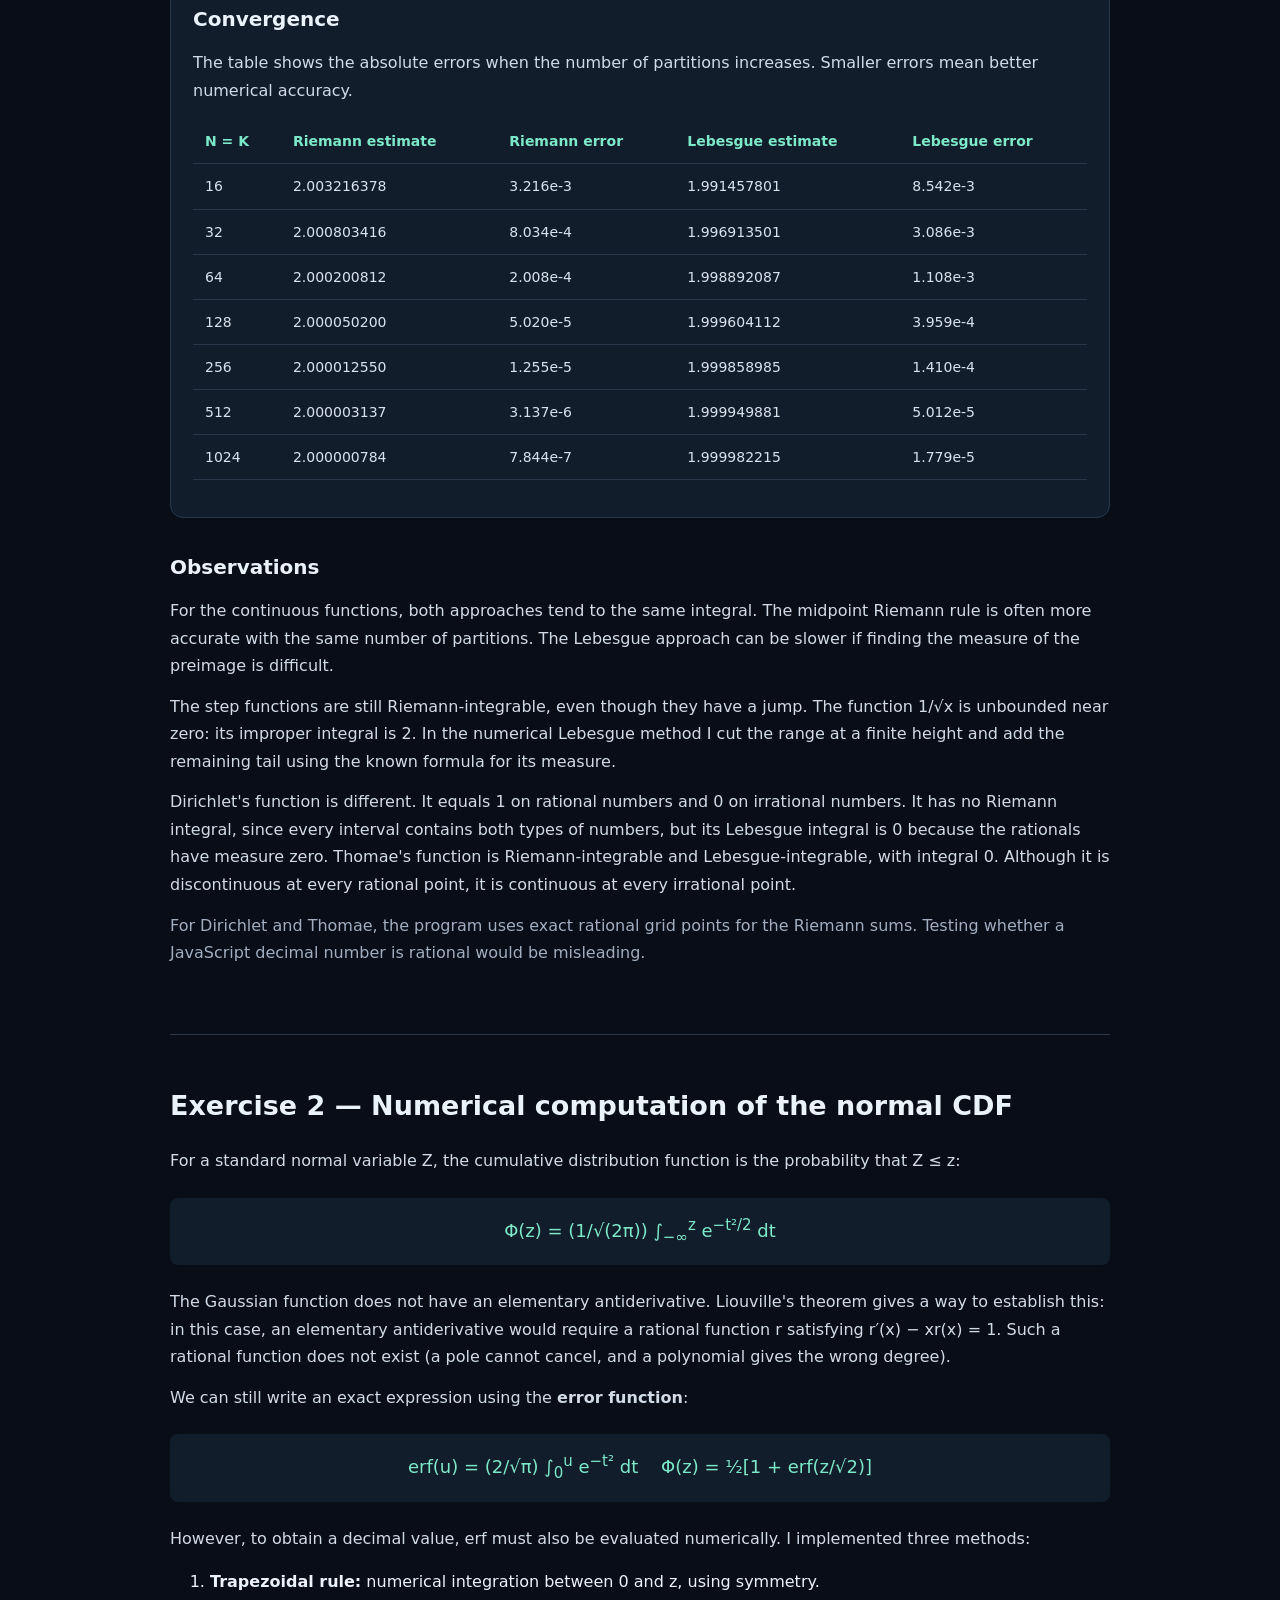
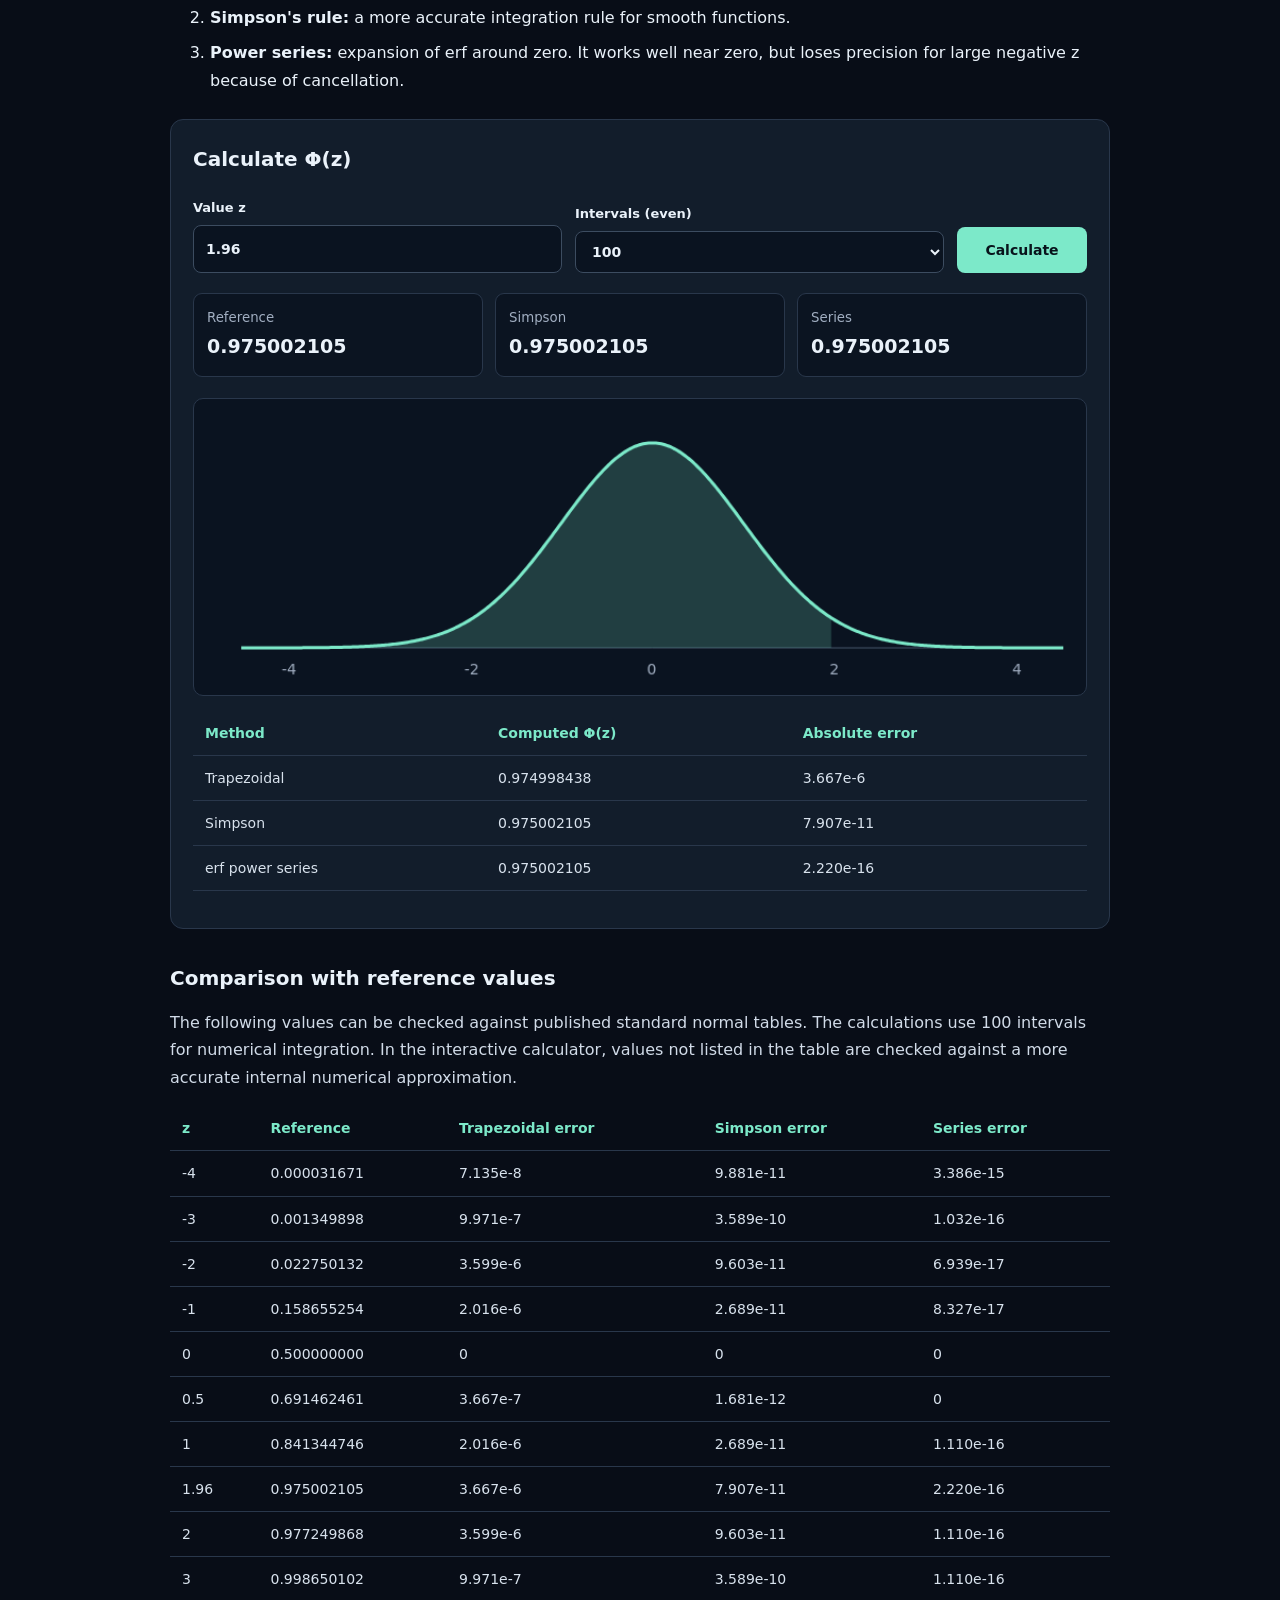
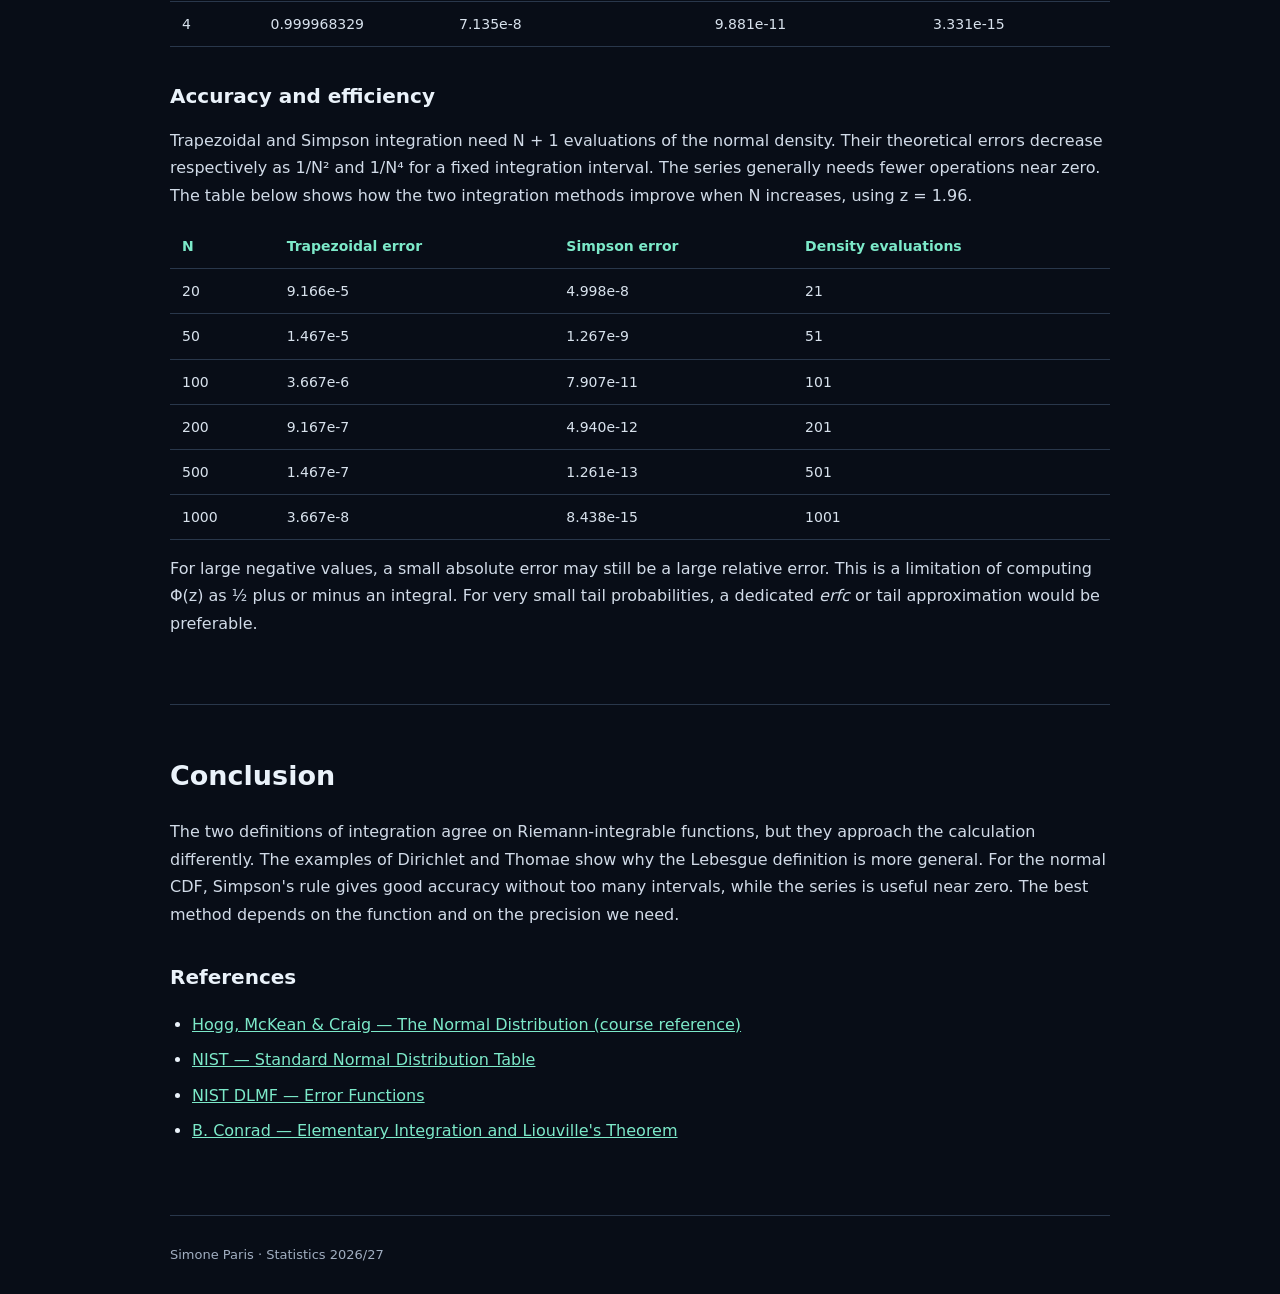
<file: homework6/index.html>
<!doctype html>
<html lang="en">
<head>
  <meta charset="utf-8">
  <meta name="viewport" content="width=device-width, initial-scale=1">
  <meta name="theme-color" content="#080d17">
  <title>Homework 6 | Simone Paris</title>
  <style>
:root{--bg:#080d17;--panel:#121d2b;--line:#29374b;--text:#eaf2fa;--muted:#a1aec1;--accent:#7ce9c9}*{box-sizing:border-box}body{margin:0;background:var(--bg);color:var(--text);font:16px/1.72 system-ui,-apple-system,"Segoe UI",sans-serif}.page{width:min(940px,calc(100% - 36px));margin:auto}nav{padding:25px 0}a{color:var(--accent)}nav a{text-decoration:none}header{padding:55px 0 48px;border-bottom:1px solid var(--line)}.eyebrow{color:var(--accent);font-weight:700;text-transform:uppercase;letter-spacing:.14em;font-size:12px}h1{font-size:clamp(35px,6vw,58px);line-height:1.16;letter-spacing:-.045em;margin:12px 0 15px}h2{font-size:27px;line-height:1.25;margin:0 0 25px}h3{font-size:20px;margin:32px 0 12px}p{margin:13px 0;color:#d1dbe8}.subtitle,.note{color:var(--muted)}section{padding:54px 0;border-bottom:1px solid var(--line)}.formulas{display:grid;grid-template-columns:1fr 1fr;gap:15px;margin:25px 0}.formulas>div,.lab{background:var(--panel);border:1px solid var(--line);border-radius:13px;padding:22px}.formulas p{font-size:14px}.formula{padding:15px 8px;font-size:18px;color:var(--accent);overflow-x:auto}.center{text-align:center;background:#121d2b;border-radius:8px;margin:23px 0}.lab{margin:25px 0}.lab h3:first-child{margin-top:0}.controls{display:flex;flex-wrap:wrap;align-items:end;gap:13px;margin:20px 0}label{font-size:13px;font-weight:600;display:grid;gap:6px;flex:1;min-width:150px}select,input,button{width:100%;padding:11px 12px;border:1px solid #3c4c60;border-radius:8px;background:#0a1320;color:var(--text);font:inherit;font-size:14px}button{width:auto;min-width:130px;cursor:pointer;background:var(--accent);color:#08131b;border:none;font-weight:700}.results{display:grid;grid-template-columns:repeat(3,1fr);gap:12px;margin-top:15px}.results>div{background:#0b1421;border:1px solid var(--line);border-radius:9px;padding:13px}.results small{display:block;color:var(--muted)}.results strong{display:block;font-size:19px;overflow-wrap:anywhere}.chart-wrap{margin-top:21px;background:#0a1320;border:1px solid var(--line);border-radius:10px;padding:10px}canvas{width:100%;height:auto;display:block}.table-scroll{overflow-x:auto;margin:15px 0}table{width:100%;border-collapse:collapse;font-size:14px;min-width:610px}th,td{text-align:left;padding:10px 12px;border-bottom:1px solid var(--line);white-space:nowrap}th{color:var(--accent);font-weight:650}td{color:#d8e2ed}li{margin:8px 0}.refs{padding-left:22px}footer{padding:28px 0;color:var(--muted);font-size:13px}@media(max-width:630px){.formulas,.results{grid-template-columns:1fr}header{padding:30px 0}section{padding:35px 0}h2{font-size:24px}.lab{padding:15px}.controls>*{width:100%;flex:auto}}

</style>
  <script src="app.js" defer></script>
</head>
<body>
<main class="page">
  <nav><a href="../">← Back to homeworks</a></nav>
  <header>
    <p class="eyebrow">Statistics · Homework 6</p>
    <h1>Numerical Integration and Normal CDF</h1>
    <p class="subtitle">Simone Paris · Student ID 2346573</p>
  </header>

  <section>
    <h2>Exercise 1 — Riemann and Lebesgue integration</h2>
    <p>In this exercise I compare two ways of approximating an integral. Riemann sums divide the domain into intervals, while Lebesgue integration groups points according to the values of the function.</p>
    <div class="formulas"><div><strong>Riemann (midpoint rule)</strong><div class="formula">R<sub>N</sub> = Δx Σ f(a + (i + ½)Δx)</div><p>Here Δx = (b − a)/N.</p></div><div><strong>Lebesgue (value levels)</strong><div class="formula">∫f = ∫<sub>0</sub><sup>∞</sup> μ({x : f(x) &gt; t}) dt</div><p>For nonnegative functions, I approximate the second integral using K levels of the range.</p></div></div>
    <p>For the Lebesgue calculation I use the known length of each superlevel set <em>m(t) = μ({x : f(x) &gt; t})</em>. This is important: simply sampling the domain and sorting the results would not compute the preimage measures exactly. For example, for f(x) = x², m(t) = 1 − √t for 0 ≤ t ≤ 1.</p>
    <div class="lab">
      <h3>Numerical experiment</h3>
      <div class="controls"><label>Function<select id="function"><option value="sin">sin(x), [0, π]</option><option value="square">x², [0, 1]</option><option value="step13">Step function (1 and 3)</option><option value="abs">|x − 0.5|, [0, 1]</option><option value="inverse">1/√x, (0, 1]</option><option value="step10">Step function (1 and 0)</option><option value="sinc">sin(x)/x, [0, π]</option><option value="dirichlet">Dirichlet function</option><option value="thomae">Thomae's function</option></select></label><label>Partitions N = K<select id="resolution"><option>16</option><option>32</option><option>64</option><option selected>128</option><option>256</option><option>512</option><option>1024</option></select></label><button id="run-integration">Calculate</button></div>
      <div class="results"><div><small>Exact value</small><strong id="exact">—</strong></div><div><small>Riemann</small><strong id="riemann">—</strong></div><div><small>Lebesgue</small><strong id="lebesgue">—</strong></div></div>
      <p class="note" id="integration-note"></p>
      <div class="chart-wrap"><canvas id="function-chart" width="820" height="260" aria-label="Graph of selected function"></canvas></div>
      <h3>Convergence</h3>
      <p>The table shows the absolute errors when the number of partitions increases. Smaller errors mean better numerical accuracy.</p>
      <div class="table-scroll"><table><thead><tr><th>N = K</th><th>Riemann estimate</th><th>Riemann error</th><th>Lebesgue estimate</th><th>Lebesgue error</th></tr></thead><tbody id="integration-table"></tbody></table></div>
    </div>
    <h3>Observations</h3>
    <p>For the continuous functions, both approaches tend to the same integral. The midpoint Riemann rule is often more accurate with the same number of partitions. The Lebesgue approach can be slower if finding the measure of the preimage is difficult.</p>
    <p>The step functions are still Riemann-integrable, even though they have a jump. The function 1/√x is unbounded near zero: its improper integral is 2. In the numerical Lebesgue method I cut the range at a finite height and add the remaining tail using the known formula for its measure.</p>
    <p>Dirichlet's function is different. It equals 1 on rational numbers and 0 on irrational numbers. It has no Riemann integral, since every interval contains both types of numbers, but its Lebesgue integral is 0 because the rationals have measure zero. Thomae's function is Riemann-integrable and Lebesgue-integrable, with integral 0. Although it is discontinuous at every rational point, it is continuous at every irrational point.</p>
    <p class="note">For Dirichlet and Thomae, the program uses exact rational grid points for the Riemann sums. Testing whether a JavaScript decimal number is rational would be misleading.</p>
  </section>

  <section>
    <h2>Exercise 2 — Numerical computation of the normal CDF</h2>
    <p>For a standard normal variable Z, the cumulative distribution function is the probability that Z ≤ z:</p>
    <div class="formula center">Φ(z) = (1/√(2π)) ∫<sub>−∞</sub><sup>z</sup> e<sup>−t²/2</sup> dt</div>
    <p>The Gaussian function does not have an elementary antiderivative. Liouville's theorem gives a way to establish this: in this case, an elementary antiderivative would require a rational function r satisfying r′(x) − xr(x) = 1. Such a rational function does not exist (a pole cannot cancel, and a polynomial gives the wrong degree).</p>
    <p>We can still write an exact expression using the <strong>error function</strong>:</p>
    <div class="formula center">erf(u) = (2/√π) ∫<sub>0</sub><sup>u</sup> e<sup>−t²</sup> dt &nbsp;&nbsp; Φ(z) = ½[1 + erf(z/√2)]</div>
    <p>However, to obtain a decimal value, erf must also be evaluated numerically. I implemented three methods:</p>
    <ol><li><strong>Trapezoidal rule:</strong> numerical integration between 0 and z, using symmetry.</li><li><strong>Simpson's rule:</strong> a more accurate integration rule for smooth functions.</li><li><strong>Power series:</strong> expansion of erf around zero. It works well near zero, but loses precision for large negative z because of cancellation.</li></ol>
    <div class="lab">
      <h3>Calculate Φ(z)</h3>
      <div class="controls"><label>Value z<input id="z" type="number" min="-5" max="5" step="0.1" value="1.96"></label><label>Intervals (even)<select id="cdf-n"><option>20</option><option>50</option><option selected>100</option><option>200</option><option>500</option><option>1000</option></select></label><button id="run-cdf">Calculate</button></div>
      <div class="results"><div><small>Reference</small><strong id="cdf-ref">—</strong></div><div><small>Simpson</small><strong id="cdf-simpson">—</strong></div><div><small>Series</small><strong id="cdf-series">—</strong></div></div>
      <div class="chart-wrap"><canvas id="normal-chart" width="820" height="260" aria-label="Normal density graph"></canvas></div>
      <div class="table-scroll"><table><thead><tr><th>Method</th><th>Computed Φ(z)</th><th>Absolute error</th></tr></thead><tbody id="cdf-live"></tbody></table></div>
    </div>
    <h3>Comparison with reference values</h3>
    <p>The following values can be checked against published standard normal tables. The calculations use 100 intervals for numerical integration. In the interactive calculator, values not listed in the table are checked against a more accurate internal numerical approximation.</p>
    <div class="table-scroll"><table><thead><tr><th>z</th><th>Reference</th><th>Trapezoidal error</th><th>Simpson error</th><th>Series error</th></tr></thead><tbody id="cdf-table"></tbody></table></div>
    <h3>Accuracy and efficiency</h3>
    <p>Trapezoidal and Simpson integration need N + 1 evaluations of the normal density. Their theoretical errors decrease respectively as 1/N² and 1/N⁴ for a fixed integration interval. The series generally needs fewer operations near zero. The table below shows how the two integration methods improve when N increases, using z = 1.96.</p>
    <div class="table-scroll"><table><thead><tr><th>N</th><th>Trapezoidal error</th><th>Simpson error</th><th>Density evaluations</th></tr></thead><tbody id="cdf-convergence"></tbody></table></div>
    <p>For large negative values, a small absolute error may still be a large relative error. This is a limitation of computing Φ(z) as ½ plus or minus an integral. For very small tail probabilities, a dedicated <em>erfc</em> or tail approximation would be preferable.</p>
  </section>
  <section>
    <h2>Conclusion</h2>
    <p>The two definitions of integration agree on Riemann-integrable functions, but they approach the calculation differently. The examples of Dirichlet and Thomae show why the Lebesgue definition is more general. For the normal CDF, Simpson's rule gives good accuracy without too many intervals, while the series is useful near zero. The best method depends on the function and on the precision we need.</p>
    <h3>References</h3>
    <ul class="refs"><li><a href="https://faculty.etsu.edu/gardnerr/4047/notes-Hogg-McKean-Craig/Hogg-McKean-Craig-3-4.pdf">Hogg, McKean & Craig — The Normal Distribution (course reference)</a></li><li><a href="https://www.itl.nist.gov/div898/handbook/eda/section3/eda3671.htm">NIST — Standard Normal Distribution Table</a></li><li><a href="https://dlmf.nist.gov/7.2">NIST DLMF — Error Functions</a></li><li><a href="https://math.stanford.edu/~conrad/papers/elemint.pdf">B. Conrad — Elementary Integration and Liouville's Theorem</a></li></ul>
  </section>
  <footer>Simone Paris · Statistics 2026/27</footer>
</main>
</body>
</html>
</file>
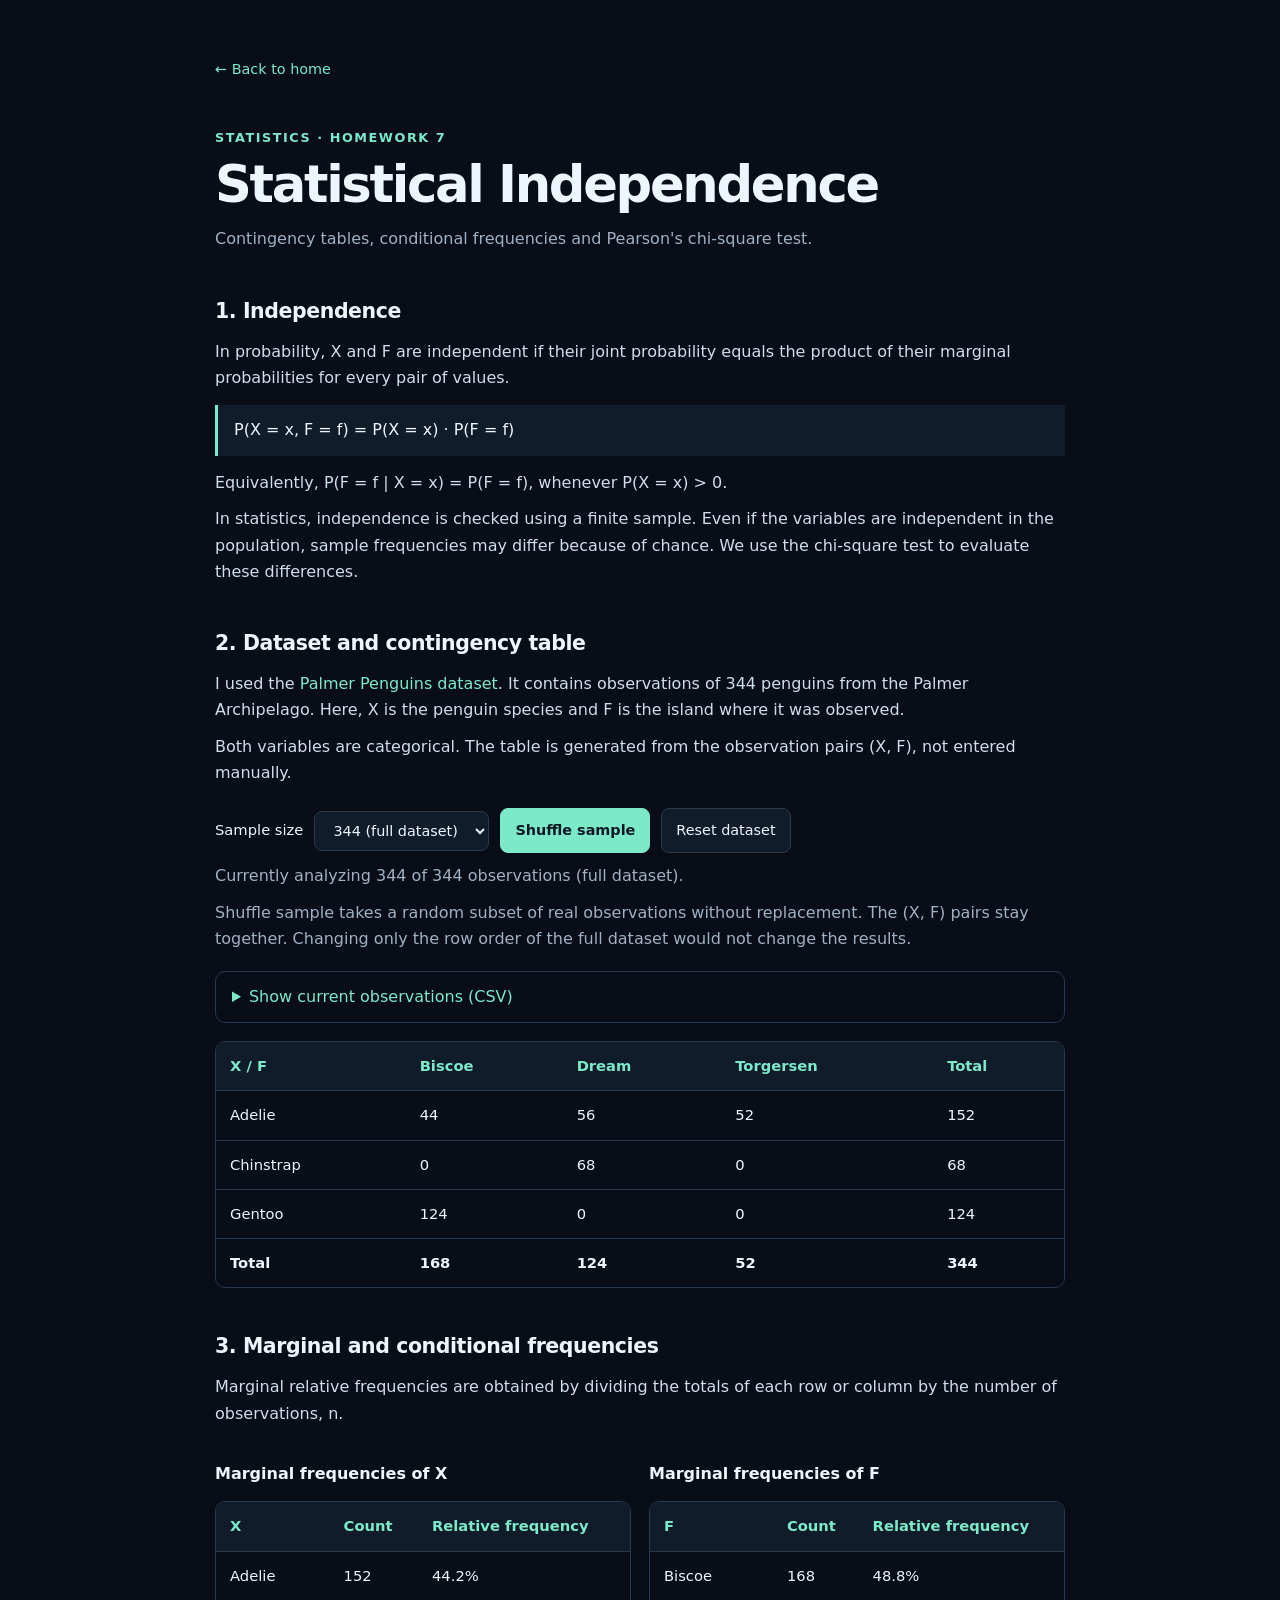
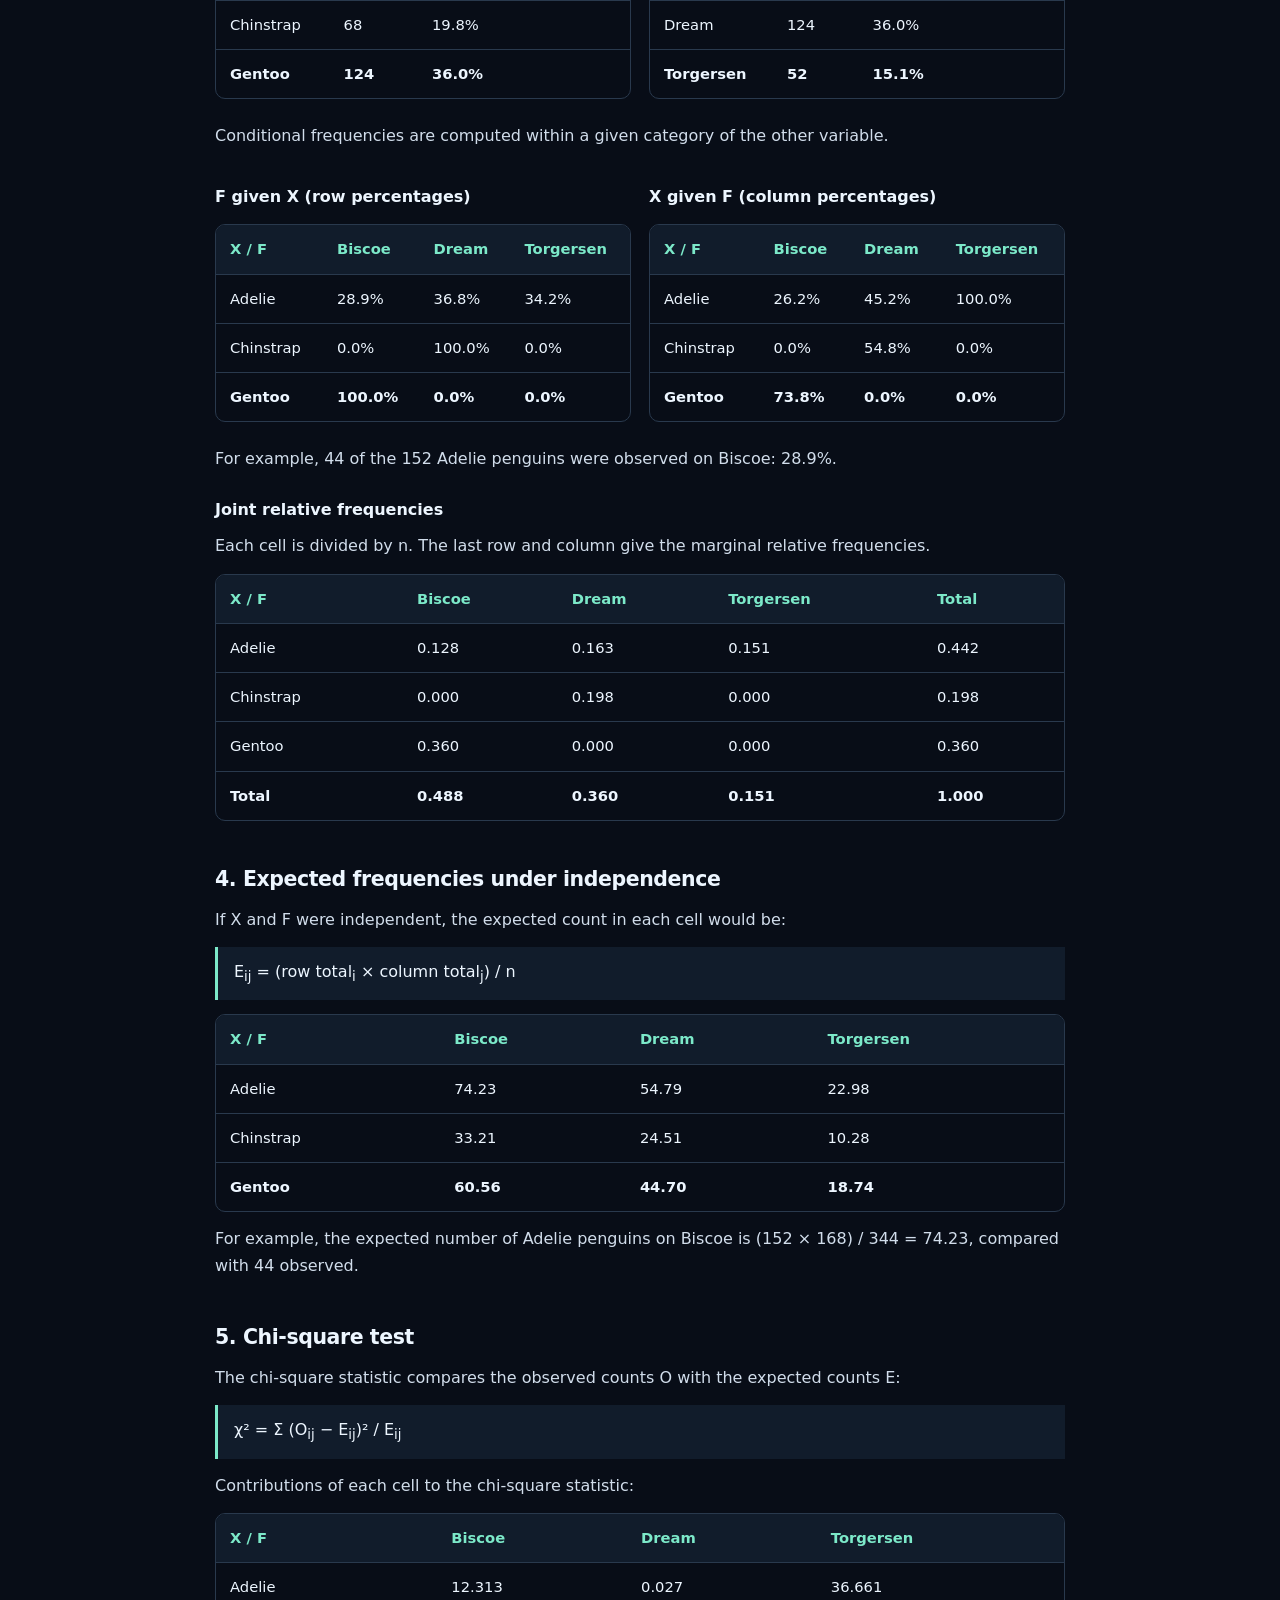
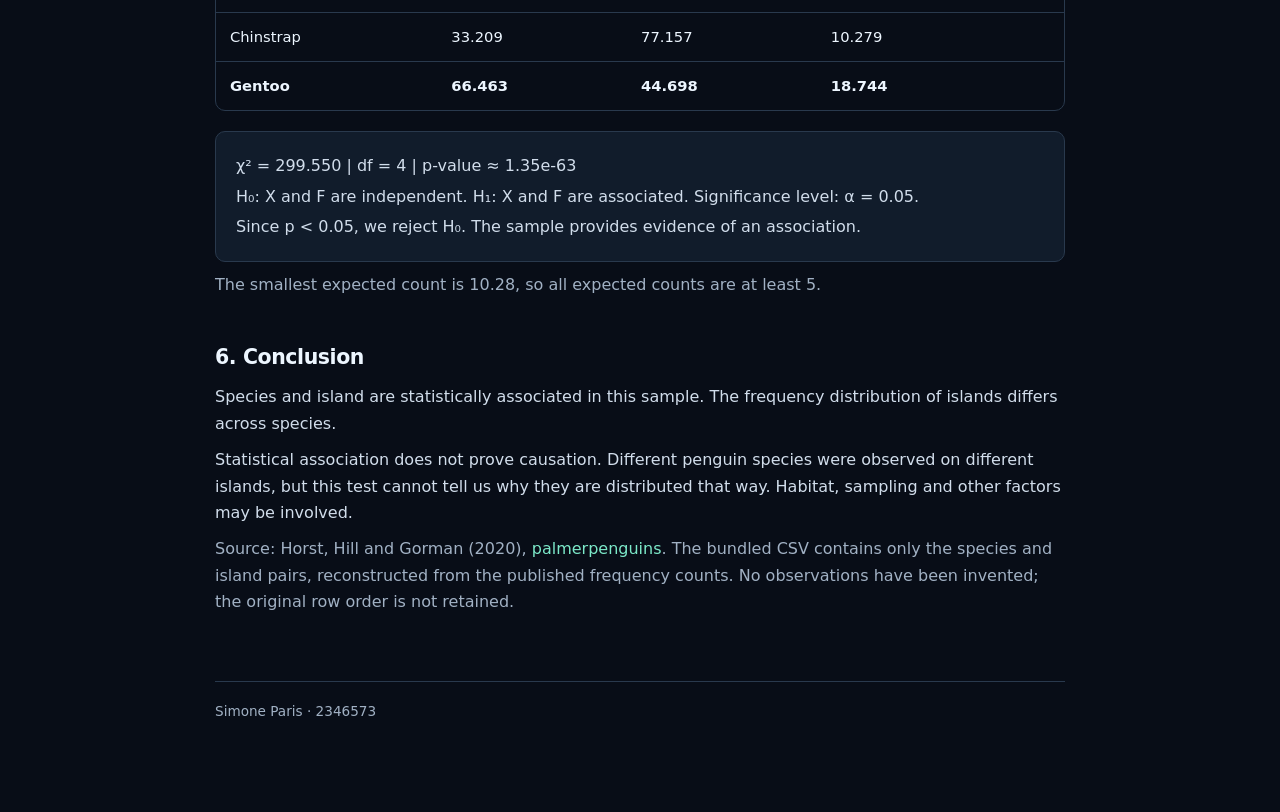
<file: homework7/index.html>
<!doctype html>
<html lang="en">
<head>
  <meta charset="utf-8">
  <meta name="viewport" content="width=device-width, initial-scale=1">
  <meta name="theme-color" content="#080d17">
  <title>Homework 7 | Statistical Independence</title>
  <style>
    :root { --bg: #080d17; --panel: #111c2b; --ink: #edf6ff; --muted: #a1b1c4; --line: #29394d; --accent: #7ce9c9; }
    * { box-sizing: border-box; }
    body { margin: 0; background: var(--bg); color: var(--ink); font-family: system-ui, -apple-system, "Segoe UI", sans-serif; line-height: 1.65; }
    main { width: min(850px, calc(100% - 40px)); margin: 0 auto; padding: 56px 0 90px; }
    a { color: var(--accent); text-decoration: none; }
    a:hover { text-decoration: underline; }
    .back { font-size: .9rem; }
    .eyebrow { margin: 45px 0 6px; color: var(--accent); font-size: .8rem; font-weight: 700; letter-spacing: .12em; text-transform: uppercase; }
    h1 { margin: 0 0 13px; font-size: clamp(2rem, 6vw, 3.2rem); line-height: 1.15; letter-spacing: -.045em; }
    h2 { margin: 42px 0 10px; font-size: 1.28rem; letter-spacing: -.02em; }
    h3 { margin: 24px 0 9px; font-size: 1rem; }
    p { margin: 10px 0; color: #d1ddeb; }
    .muted { color: var(--muted); }
    .tables { display: grid; grid-template-columns: repeat(2, minmax(0, 1fr)); gap: 18px; }
    .table-wrap { overflow-x: auto; margin: 14px 0; border: 1px solid var(--line); border-radius: 10px; }
    table { border-collapse: collapse; width: 100%; font-size: .92rem; text-align: left; }
    th, td { padding: 12px 14px; border-bottom: 1px solid var(--line); white-space: nowrap; }
    th { background: var(--panel); color: var(--accent); font-weight: 600; }
    td { color: var(--ink); }
    tr:last-child td { border-bottom: 0; font-weight: 600; }
    .formula { margin: 14px 0; padding: 12px 16px; border-left: 3px solid var(--accent); color: var(--ink); background: var(--panel); }
    details { margin: 18px 0; border: 1px solid var(--line); border-radius: 10px; }
    summary { padding: 12px 16px; cursor: pointer; color: var(--accent); }
    pre { margin: 0; padding: 0 16px 16px; color: #d1ddeb; font-size: .85rem; line-height: 1.55; overflow: auto; max-height: 240px; }
    .result { margin-top: 20px; padding: 17px 20px; background: var(--panel); border: 1px solid var(--line); border-radius: 10px; }
    .result p { margin: 4px 0; }
    .controls { display:flex; flex-wrap:wrap; align-items:center; gap:11px; margin: 21px 0 8px; }
    label { color: var(--ink); font-size:.92rem; }
    button, select { padding: 10px 14px; border:1px solid var(--line); border-radius:8px; background:var(--panel); color:var(--ink); font: inherit; font-size:.9rem; }
    button { cursor:pointer; }
    button.primary { background:var(--accent); color:#0b1925; font-weight:700; border-color:var(--accent); }
    button:hover { border-color:var(--accent); }
    button:focus-visible, select:focus-visible { outline:2px solid var(--accent); outline-offset:3px; }
    footer { margin-top: 65px; padding-top: 18px; border-top: 1px solid var(--line); color: var(--muted); font-size: .85rem; }
    @media (max-width: 620px) { main { padding-top: 32px; } .tables { grid-template-columns: 1fr; gap: 0; } th,td { padding: 10px; } }
  </style>
</head>
<body>
  <main>
    <a class="back" href="../">← Back to home</a>
    <p class="eyebrow">Statistics · Homework 7</p>
    <h1>Statistical Independence</h1>
    <p class="muted">Contingency tables, conditional frequencies and Pearson's chi-square test.</p>

    <h2>1. Independence</h2>
    <p>In probability, X and F are independent if their joint probability equals the product of their marginal probabilities for every pair of values.</p>
    <div class="formula">P(X = x, F = f) = P(X = x) · P(F = f)</div>
    <p>Equivalently, P(F = f | X = x) = P(F = f), whenever P(X = x) &gt; 0.</p>
    <p>In statistics, independence is checked using a finite sample. Even if the variables are independent in the population, sample frequencies may differ because of chance. We use the chi-square test to evaluate these differences.</p>

    <h2>2. Dataset and contingency table</h2>
    <p>I used the <a href="https://allisonhorst.github.io/palmerpenguins/" target="_blank" rel="noopener noreferrer">Palmer Penguins dataset</a>. It contains observations of 344 penguins from the Palmer Archipelago. Here, X is the penguin species and F is the island where it was observed.</p>
    <p>Both variables are categorical. The table is generated from the observation pairs (X, F), not entered manually.</p>
    <div class="controls">
      <label for="sample-size">Sample size</label>
      <select id="sample-size">
        <option value="200">200</option>
        <option value="250" selected>250</option>
        <option value="300">300</option>
        <option value="344">344 (full dataset)</option>
      </select>
      <button class="primary" id="shuffle" type="button">Shuffle sample</button>
      <button id="reset" type="button">Reset dataset</button>
    </div>
    <p class="muted" id="sample-info" role="status" aria-live="polite"></p>
    <p class="muted">Shuffle sample takes a random subset of real observations without replacement. The (X, F) pairs stay together. Changing only the row order of the full dataset would not change the results.</p>
    <details>
      <summary>Show current observations (CSV)</summary>
      <pre id="raw-data"></pre>
    </details>
    <div class="table-wrap"><table id="observed"></table></div>

    <h2>3. Marginal and conditional frequencies</h2>
    <p>Marginal relative frequencies are obtained by dividing the totals of each row or column by the number of observations, n.</p>
    <div class="tables">
      <div><h3>Marginal frequencies of X</h3><div class="table-wrap"><table id="marginal-x"></table></div></div>
      <div><h3>Marginal frequencies of F</h3><div class="table-wrap"><table id="marginal-f"></table></div></div>
    </div>
    <p>Conditional frequencies are computed within a given category of the other variable.</p>
    <div class="tables">
      <div><h3>F given X (row percentages)</h3><div class="table-wrap"><table id="given-x"></table></div></div>
      <div><h3>X given F (column percentages)</h3><div class="table-wrap"><table id="given-f"></table></div></div>
    </div>
    <p id="conditional-example"></p>
    <h3>Joint relative frequencies</h3>
    <p>Each cell is divided by n. The last row and column give the marginal relative frequencies.</p>
    <div class="table-wrap"><table id="joint"></table></div>

    <h2>4. Expected frequencies under independence</h2>
    <p>If X and F were independent, the expected count in each cell would be:</p>
    <div class="formula">E<sub>ij</sub> = (row total<sub>i</sub> × column total<sub>j</sub>) / n</div>
    <div class="table-wrap"><table id="expected"></table></div>
    <p id="expected-example"></p>

    <h2>5. Chi-square test</h2>
    <p>The chi-square statistic compares the observed counts O with the expected counts E:</p>
    <div class="formula">χ² = Σ (O<sub>ij</sub> − E<sub>ij</sub>)² / E<sub>ij</sub></div>
    <p>Contributions of each cell to the chi-square statistic:</p>
    <div class="table-wrap"><table id="contributions"></table></div>
    <div class="result">
      <p id="test-result"></p>
      <p>H₀: X and F are independent. H₁: X and F are associated. Significance level: α = 0.05.</p>
      <p id="test-decision"></p>
    </div>
    <p class="muted" id="assumption"></p>

    <h2>6. Conclusion</h2>
    <p id="conclusion"></p>
    <p>Statistical association does not prove causation. Different penguin species were observed on different islands, but this test cannot tell us why they are distributed that way. Habitat, sampling and other factors may be involved.</p>
    <p class="muted">Source: Horst, Hill and Gorman (2020), <a href="https://allisonhorst.github.io/palmerpenguins/articles/intro.html" target="_blank" rel="noopener noreferrer">palmerpenguins</a>. The bundled CSV contains only the species and island pairs, reconstructed from the published frequency counts. No observations have been invented; the original row order is not retained.</p>
    <footer>Simone Paris · 2346573</footer>
  </main>

  <!-- 344 (X,F) pairs, reconstructed from the published species-by-island counts. -->
  <script id="dataset" type="text/plain">X,F
Adelie,Biscoe
Adelie,Biscoe
Adelie,Biscoe
Adelie,Biscoe
Adelie,Biscoe
Adelie,Biscoe
Adelie,Biscoe
Adelie,Biscoe
Adelie,Biscoe
Adelie,Biscoe
Adelie,Biscoe
Adelie,Biscoe
Adelie,Biscoe
Adelie,Biscoe
Adelie,Biscoe
Adelie,Biscoe
Adelie,Biscoe
Adelie,Biscoe
Adelie,Biscoe
Adelie,Biscoe
Adelie,Biscoe
Adelie,Biscoe
Adelie,Biscoe
Adelie,Biscoe
Adelie,Biscoe
Adelie,Biscoe
Adelie,Biscoe
Adelie,Biscoe
Adelie,Biscoe
Adelie,Biscoe
Adelie,Biscoe
Adelie,Biscoe
Adelie,Biscoe
Adelie,Biscoe
Adelie,Biscoe
Adelie,Biscoe
Adelie,Biscoe
Adelie,Biscoe
Adelie,Biscoe
Adelie,Biscoe
Adelie,Biscoe
Adelie,Biscoe
Adelie,Biscoe
Adelie,Biscoe
Adelie,Dream
Adelie,Dream
Adelie,Dream
Adelie,Dream
Adelie,Dream
Adelie,Dream
Adelie,Dream
Adelie,Dream
Adelie,Dream
Adelie,Dream
Adelie,Dream
Adelie,Dream
Adelie,Dream
Adelie,Dream
Adelie,Dream
Adelie,Dream
Adelie,Dream
Adelie,Dream
Adelie,Dream
Adelie,Dream
Adelie,Dream
Adelie,Dream
Adelie,Dream
Adelie,Dream
Adelie,Dream
Adelie,Dream
Adelie,Dream
Adelie,Dream
Adelie,Dream
Adelie,Dream
Adelie,Dream
Adelie,Dream
Adelie,Dream
Adelie,Dream
Adelie,Dream
Adelie,Dream
Adelie,Dream
Adelie,Dream
Adelie,Dream
Adelie,Dream
Adelie,Dream
Adelie,Dream
Adelie,Dream
Adelie,Dream
Adelie,Dream
Adelie,Dream
Adelie,Dream
Adelie,Dream
Adelie,Dream
Adelie,Dream
Adelie,Dream
Adelie,Dream
Adelie,Dream
Adelie,Dream
Adelie,Dream
Adelie,Dream
Adelie,Torgersen
Adelie,Torgersen
Adelie,Torgersen
Adelie,Torgersen
Adelie,Torgersen
Adelie,Torgersen
Adelie,Torgersen
Adelie,Torgersen
Adelie,Torgersen
Adelie,Torgersen
Adelie,Torgersen
Adelie,Torgersen
Adelie,Torgersen
Adelie,Torgersen
Adelie,Torgersen
Adelie,Torgersen
Adelie,Torgersen
Adelie,Torgersen
Adelie,Torgersen
Adelie,Torgersen
Adelie,Torgersen
Adelie,Torgersen
Adelie,Torgersen
Adelie,Torgersen
Adelie,Torgersen
Adelie,Torgersen
Adelie,Torgersen
Adelie,Torgersen
Adelie,Torgersen
Adelie,Torgersen
Adelie,Torgersen
Adelie,Torgersen
Adelie,Torgersen
Adelie,Torgersen
Adelie,Torgersen
Adelie,Torgersen
Adelie,Torgersen
Adelie,Torgersen
Adelie,Torgersen
Adelie,Torgersen
Adelie,Torgersen
Adelie,Torgersen
Adelie,Torgersen
Adelie,Torgersen
Adelie,Torgersen
Adelie,Torgersen
Adelie,Torgersen
Adelie,Torgersen
Adelie,Torgersen
Adelie,Torgersen
Adelie,Torgersen
Adelie,Torgersen
Chinstrap,Dream
Chinstrap,Dream
Chinstrap,Dream
Chinstrap,Dream
Chinstrap,Dream
Chinstrap,Dream
Chinstrap,Dream
Chinstrap,Dream
Chinstrap,Dream
Chinstrap,Dream
Chinstrap,Dream
Chinstrap,Dream
Chinstrap,Dream
Chinstrap,Dream
Chinstrap,Dream
Chinstrap,Dream
Chinstrap,Dream
Chinstrap,Dream
Chinstrap,Dream
Chinstrap,Dream
Chinstrap,Dream
Chinstrap,Dream
Chinstrap,Dream
Chinstrap,Dream
Chinstrap,Dream
Chinstrap,Dream
Chinstrap,Dream
Chinstrap,Dream
Chinstrap,Dream
Chinstrap,Dream
Chinstrap,Dream
Chinstrap,Dream
Chinstrap,Dream
Chinstrap,Dream
Chinstrap,Dream
Chinstrap,Dream
Chinstrap,Dream
Chinstrap,Dream
Chinstrap,Dream
Chinstrap,Dream
Chinstrap,Dream
Chinstrap,Dream
Chinstrap,Dream
Chinstrap,Dream
Chinstrap,Dream
Chinstrap,Dream
Chinstrap,Dream
Chinstrap,Dream
Chinstrap,Dream
Chinstrap,Dream
Chinstrap,Dream
Chinstrap,Dream
Chinstrap,Dream
Chinstrap,Dream
Chinstrap,Dream
Chinstrap,Dream
Chinstrap,Dream
Chinstrap,Dream
Chinstrap,Dream
Chinstrap,Dream
Chinstrap,Dream
Chinstrap,Dream
Chinstrap,Dream
Chinstrap,Dream
Chinstrap,Dream
Chinstrap,Dream
Chinstrap,Dream
Chinstrap,Dream
Gentoo,Biscoe
Gentoo,Biscoe
Gentoo,Biscoe
Gentoo,Biscoe
Gentoo,Biscoe
Gentoo,Biscoe
Gentoo,Biscoe
Gentoo,Biscoe
Gentoo,Biscoe
Gentoo,Biscoe
Gentoo,Biscoe
Gentoo,Biscoe
Gentoo,Biscoe
Gentoo,Biscoe
Gentoo,Biscoe
Gentoo,Biscoe
Gentoo,Biscoe
Gentoo,Biscoe
Gentoo,Biscoe
Gentoo,Biscoe
Gentoo,Biscoe
Gentoo,Biscoe
Gentoo,Biscoe
Gentoo,Biscoe
Gentoo,Biscoe
Gentoo,Biscoe
Gentoo,Biscoe
Gentoo,Biscoe
Gentoo,Biscoe
Gentoo,Biscoe
Gentoo,Biscoe
Gentoo,Biscoe
Gentoo,Biscoe
Gentoo,Biscoe
Gentoo,Biscoe
Gentoo,Biscoe
Gentoo,Biscoe
Gentoo,Biscoe
Gentoo,Biscoe
Gentoo,Biscoe
Gentoo,Biscoe
Gentoo,Biscoe
Gentoo,Biscoe
Gentoo,Biscoe
Gentoo,Biscoe
Gentoo,Biscoe
Gentoo,Biscoe
Gentoo,Biscoe
Gentoo,Biscoe
Gentoo,Biscoe
Gentoo,Biscoe
Gentoo,Biscoe
Gentoo,Biscoe
Gentoo,Biscoe
Gentoo,Biscoe
Gentoo,Biscoe
Gentoo,Biscoe
Gentoo,Biscoe
Gentoo,Biscoe
Gentoo,Biscoe
Gentoo,Biscoe
Gentoo,Biscoe
Gentoo,Biscoe
Gentoo,Biscoe
Gentoo,Biscoe
Gentoo,Biscoe
Gentoo,Biscoe
Gentoo,Biscoe
Gentoo,Biscoe
Gentoo,Biscoe
Gentoo,Biscoe
Gentoo,Biscoe
Gentoo,Biscoe
Gentoo,Biscoe
Gentoo,Biscoe
Gentoo,Biscoe
Gentoo,Biscoe
Gentoo,Biscoe
Gentoo,Biscoe
Gentoo,Biscoe
Gentoo,Biscoe
Gentoo,Biscoe
Gentoo,Biscoe
Gentoo,Biscoe
Gentoo,Biscoe
Gentoo,Biscoe
Gentoo,Biscoe
Gentoo,Biscoe
Gentoo,Biscoe
Gentoo,Biscoe
Gentoo,Biscoe
Gentoo,Biscoe
Gentoo,Biscoe
Gentoo,Biscoe
Gentoo,Biscoe
Gentoo,Biscoe
Gentoo,Biscoe
Gentoo,Biscoe
Gentoo,Biscoe
Gentoo,Biscoe
Gentoo,Biscoe
Gentoo,Biscoe
Gentoo,Biscoe
Gentoo,Biscoe
Gentoo,Biscoe
Gentoo,Biscoe
Gentoo,Biscoe
Gentoo,Biscoe
Gentoo,Biscoe
Gentoo,Biscoe
Gentoo,Biscoe
Gentoo,Biscoe
Gentoo,Biscoe
Gentoo,Biscoe
Gentoo,Biscoe
Gentoo,Biscoe
Gentoo,Biscoe
Gentoo,Biscoe
Gentoo,Biscoe
Gentoo,Biscoe
Gentoo,Biscoe
Gentoo,Biscoe
Gentoo,Biscoe
Gentoo,Biscoe</script>
  <script>
    const originalData = document.getElementById("dataset").textContent.trim()
      .split("\n").slice(1).map(line => line.trim().split(","));
    const xValues = ["Adelie", "Chinstrap", "Gentoo"];
    const fValues = ["Biscoe", "Dream", "Torgersen"];
    let currentData = [...originalData];
    const percent = value => (value * 100).toFixed(1) + "%";

    // Shuffle the full list, then take the requested number of real observations.
    function shuffleSample() {
      const shuffled = [...originalData];
      for (let i = shuffled.length - 1; i > 0; i--) {
        const j = Math.floor(Math.random() * (i + 1));
        [shuffled[i], shuffled[j]] = [shuffled[j], shuffled[i]];
      }
      currentData = shuffled.slice(0, Number(document.getElementById("sample-size").value));
      updatePage();
    }

    function showTable(id, headings, rows) {
      const table = document.getElementById(id);
      table.replaceChildren();
      const head = table.createTHead().insertRow();
      headings.forEach(value => {
        const th = document.createElement("th");
        th.textContent = value;
        head.appendChild(th);
      });
      const body = table.createTBody();
      rows.forEach(values => {
        const tr = body.insertRow();
        values.forEach(value => tr.insertCell().textContent = value);
      });
    }

    function updatePage() {
      const n = currentData.length;
      const observed = xValues.map(x =>
        fValues.map(f => currentData.filter(item => item[0] === x && item[1] === f).length)
      );
      const rowTotals = observed.map(row => row.reduce((a, b) => a + b, 0));
      const colTotals = fValues.map((_, j) => observed.reduce((s, row) => s + row[j], 0));
      const expected = observed.map((row, i) =>
        row.map((_, j) => rowTotals[i] * colTotals[j] / n)
      );
      const contributions = observed.map((row, i) =>
        row.map((value, j) => (value - expected[i][j]) ** 2 / expected[i][j])
      );
      const chiSquare = contributions.flat().reduce((a, b) => a + b, 0);
      const df = (xValues.length - 1) * (fValues.length - 1);
      // For df=4, the chi-square upper-tail probability is exp(-x/2) * (1 + x/2).
      const pValue = Math.exp(-chiSquare / 2) * (1 + chiSquare / 2);
      const minExpected = Math.min(...expected.flat());

      document.getElementById("sample-info").textContent =
        `Currently analyzing ${n} of ${originalData.length} observations${n === originalData.length ? " (full dataset)." : " (random sample)."}`;
      document.getElementById("raw-data").textContent =
        "X,F\n" + currentData.map(row => row.join(",")).join("\n");

      showTable("observed", ["X / F", ...fValues, "Total"], [
        ...xValues.map((x, i) => [x, ...observed[i], rowTotals[i]]),
        ["Total", ...colTotals, n]
      ]);
      showTable("marginal-x", ["X", "Count", "Relative frequency"],
        xValues.map((x, i) => [x, rowTotals[i], percent(rowTotals[i] / n)]));
      showTable("marginal-f", ["F", "Count", "Relative frequency"],
        fValues.map((f, j) => [f, colTotals[j], percent(colTotals[j] / n)]));
      showTable("given-x", ["X / F", ...fValues],
        xValues.map((x, i) => [x, ...fValues.map((_, j) =>
          rowTotals[i] ? percent(observed[i][j] / rowTotals[i]) : "—")]));
      showTable("given-f", ["X / F", ...fValues],
        xValues.map((x, i) => [x, ...fValues.map((_, j) =>
          colTotals[j] ? percent(observed[i][j] / colTotals[j]) : "—")]));
      showTable("joint", ["X / F", ...fValues, "Total"], [
        ...xValues.map((x, i) => [x, ...observed[i].map(v => (v / n).toFixed(3)), (rowTotals[i] / n).toFixed(3)]),
        ["Total", ...colTotals.map(v => (v / n).toFixed(3)), "1.000"]
      ]);
      showTable("expected", ["X / F", ...fValues],
        xValues.map((x, i) => [x, ...expected[i].map(v => v.toFixed(2))]));
      showTable("contributions", ["X / F", ...fValues],
        xValues.map((x, i) => [x, ...contributions[i].map(v => v.toFixed(3))]));

      document.getElementById("conditional-example").textContent =
        `For example, ${observed[0][0]} of the ${rowTotals[0]} Adelie penguins were observed on Biscoe: ` +
        `${percent(observed[0][0] / rowTotals[0])}.`;
      document.getElementById("expected-example").textContent =
        `For example, the expected number of Adelie penguins on Biscoe is ` +
        `(${rowTotals[0]} × ${colTotals[0]}) / ${n} = ${expected[0][0].toFixed(2)}, ` +
        `compared with ${observed[0][0]} observed.`;
      document.getElementById("test-result").textContent =
        `χ² = ${chiSquare.toFixed(3)} | df = ${df} | p-value ≈ ${pValue.toExponential(2)}`;
      document.getElementById("test-decision").textContent = pValue < 0.05
        ? "Since p < 0.05, we reject H₀. The sample provides evidence of an association."
        : "Since p ≥ 0.05, we do not reject H₀. The data do not provide sufficient evidence of an association.";
      document.getElementById("assumption").textContent = minExpected >= 5
        ? `The smallest expected count is ${minExpected.toFixed(2)}, so all expected counts are at least 5.`
        : `The smallest expected count is ${minExpected.toFixed(2)}. Some expected counts are below 5, so the chi-square approximation may be less reliable.`;
      document.getElementById("conclusion").textContent = pValue < 0.05
        ? "Species and island are statistically associated in this sample. The frequency distribution of islands differs across species."
        : "The test did not find enough evidence to reject independence in this sample. This is not proof that the variables are independent.";
    }

    document.getElementById("shuffle").addEventListener("click", shuffleSample);
    document.getElementById("reset").addEventListener("click", () => {
      currentData = [...originalData];
      document.getElementById("sample-size").value = "344";
      updatePage();
    });
    document.getElementById("sample-size").addEventListener("change", shuffleSample);
    document.getElementById("sample-size").value = "344";
    updatePage();
  </script>
</body>
</html>
</file>
<file: assets/styles.css>
@import url('https://fonts.googleapis.com/css2?family=DM+Sans:wght@400;500;600;700&family=Space+Grotesk:wght@400;500;600;700&display=swap');
:root{--bg:#080d17;--panel:#111a29;--panel2:#152033;--line:#28354a;--ink:#eaf1ff;--muted:#9aaac2;--accent:#70e4c7;--accent2:#8e9aff;--danger:#ffcc8a;--radius:20px}
*{box-sizing:border-box}html{scroll-behavior:smooth}body{margin:0;background:var(--bg);color:var(--ink);font-family:'DM Sans',system-ui,sans-serif;line-height:1.66}body::before{content:'';position:fixed;inset:0;pointer-events:none;opacity:.33;background-image:radial-gradient(#334563 0.65px,transparent .65px);background-size:27px 27px;mask-image:linear-gradient(to bottom,#000,transparent 70%);z-index:-1}a{color:inherit}button,input,select{font:inherit}button{cursor:pointer}button:disabled{opacity:.45;cursor:not-allowed}a:focus-visible,button:focus-visible,input:focus-visible,select:focus-visible{outline:2px solid var(--accent);outline-offset:3px}main{min-height:calc(100vh - 185px)}.wrap{width:min(1130px,calc(100% - 48px));margin:auto}.nav{border-bottom:1px solid #223149ad;backdrop-filter:blur(16px);background:#080d17e9;position:sticky;top:0;z-index:10}.nav-inner{height:74px;display:flex;justify-content:space-between;align-items:center;gap:18px}.brand{display:flex;align-items:center;gap:12px;text-decoration:none;font-weight:700;letter-spacing:-.025em}.logo{display:grid;place-items:center;width:38px;height:38px;color:#06121a;background:var(--accent);border-radius:11px;font-family:'Space Grotesk',sans-serif;font-weight:700}.nav-links{display:flex;gap:25px;align-items:center}.nav-links a{text-decoration:none;font-size:.91rem;color:var(--muted)}.nav-links a:hover,.nav-links a.current{color:var(--accent)}.eyebrow{display:inline-flex;align-items:center;gap:10px;font-weight:700;font-size:.73rem;letter-spacing:.17em;text-transform:uppercase;color:var(--accent)}.eyebrow::before{content:'';display:inline-block;width:18px;height:2px;background:currentColor}.hero{padding:100px 0 68px;position:relative}.hero::after{content:'';position:absolute;right:3%;top:45px;width:370px;height:370px;border-radius:50%;background:radial-gradient(circle,#70e4c711 5%,#697aeb0d 32%,transparent 68%);filter:blur(10px);pointer-events:none}.display{font-family:'Space Grotesk',system-ui,sans-serif;font-size:clamp(3rem,7vw,6.6rem);letter-spacing:-.072em;line-height:1.06;margin:22px 0;max-width:900px}.display em{font-style:normal;color:var(--accent)}.hero-lead{color:var(--muted);max-width:650px;font-size:1.14rem;line-height:1.8}.hero-tags{display:flex;flex-wrap:wrap;gap:10px;margin-top:32px}.chip{border:1px solid var(--line);border-radius:100px;padding:7px 13px;color:#b7c6dd;font-size:.8rem;background:#17213483}.section{padding:34px 0 68px}.section-top{display:flex;justify-content:space-between;align-items:end;gap:16px;margin-bottom:26px}.section-title{font-family:'Space Grotesk',sans-serif;letter-spacing:-.045em;font-size:clamp(1.8rem,4vw,2.5rem);line-height:1.2;margin:0}.section-sub{color:var(--muted);margin:10px 0 0;max-width:700px}.muted{color:var(--muted)}.small{font-size:.83rem}.mono{font-family:ui-monospace,'Cascadia Code',Consolas,monospace}.cards{display:grid;grid-template-columns:repeat(2,minmax(0,1fr));gap:20px}.assignment{min-height:300px;background:linear-gradient(145deg,#142137,#101a29);border:1px solid var(--line);border-radius:var(--radius);padding:34px;text-decoration:none;display:flex;flex-direction:column;position:relative;overflow:hidden;transition:.23s transform,.23s border-color,.23s box-shadow}.assignment:hover{transform:translateY(-5px);border-color:#70e4c780;box-shadow:0 18px 55px #0004}.assignment::after{content:'↗';position:absolute;top:25px;right:29px;color:var(--accent);font-size:1.5rem}.assignment .index{font-family:'Space Grotesk',sans-serif;font-size:.9rem;letter-spacing:.15em;color:var(--accent)}.assignment h3{font-family:'Space Grotesk',sans-serif;letter-spacing:-.04em;font-size:2rem;line-height:1.15;margin:22px 0 10px}.assignment p{color:var(--muted);max-width:370px;margin:0}.assignment .bottom{display:flex;align-items:center;gap:10px;margin-top:auto;padding-top:30px;font-size:.86rem;color:var(--accent);font-weight:700}.assignment:nth-child(2){background:linear-gradient(145deg,#181e39,#111929)}.assignment:nth-child(2) .index,.assignment:nth-child(2) .bottom{color:#aaa7ff}.assignment:nth-child(2)::after{color:#aaa7ff}.info-strip{border:1px solid var(--line);background:#10192888;border-radius:var(--radius);padding:25px 29px;display:flex;align-items:center;justify-content:space-between;gap:24px}.info-strip p{margin:0;color:var(--muted)}.footer{padding:28px 0 36px;border-top:1px solid var(--line);display:flex;justify-content:space-between;gap:20px;color:#8798af;font-size:.83rem}.page-hero{padding:56px 0 33px}.back{font-size:.89rem;text-decoration:none;color:var(--accent)}.back:hover{text-decoration:underline}.page-hero .display{font-size:clamp(2.65rem,6.5vw,5.1rem);margin:23px 0 17px}.intro{max-width:750px;color:var(--muted);font-size:1.04rem;margin:0}.grid2{display:grid;grid-template-columns:repeat(2,minmax(0,1fr));gap:19px}.grid3{display:grid;grid-template-columns:repeat(3,minmax(0,1fr));gap:18px}.panel{background:linear-gradient(140deg,#121c2d,#0e1725);border:1px solid var(--line);border-radius:var(--radius);padding:26px}.panel h3{font-family:'Space Grotesk',sans-serif;font-size:1.15rem;letter-spacing:-.025em;margin:0 0 12px}.panel h4{margin:14px 0 8px;color:var(--accent)}.panel p:last-child{margin-bottom:0}.panel p{color:#b5c3d8}.panel.highlight{border-color:#347a7180;background:linear-gradient(130deg,#12312f,#101b2c)}.section-num{color:var(--accent);font-size:.76rem;letter-spacing:.14em;font-weight:700;margin-bottom:7px;display:block}.formula{font-family:'Space Grotesk',ui-monospace,monospace;font-size:1.35rem;color:var(--accent);letter-spacing:.025em;margin:12px 0}.stats{display:grid;grid-template-columns:repeat(3,minmax(0,1fr));gap:14px}.stat{border:1px solid var(--line);border-radius:14px;padding:19px;background:#0b1523}.stat .number{font-family:'Space Grotesk',sans-serif;font-size:2rem;letter-spacing:-.05em;color:var(--ink);line-height:1.2;overflow-wrap:anywhere}.stat .label{color:var(--muted);font-size:.78rem;letter-spacing:.03em}.controls{display:flex;align-items:end;gap:12px;flex-wrap:wrap}.field{min-width:150px;flex:1}.field label{display:block;color:#b4c3d8;font-size:.82rem;margin-bottom:8px}.field input,.field select{width:100%;border:1px solid #354760;background:#0b1320;color:var(--ink);border-radius:10px;padding:12px 13px;min-height:46px}.btn{border:1px solid #70e4c7;background:var(--accent);border-radius:10px;padding:11px 18px;min-height:46px;font-weight:700;color:#05181a;transition:filter .2s}.btn:hover:not(:disabled){filter:brightness(1.07)}.btn.secondary{background:#18273a;color:var(--ink);border-color:#38506a}.btn.ghost{background:transparent;color:var(--accent);border-color:#32675f}.btnrow{display:flex;gap:9px;flex-wrap:wrap}.label{color:var(--muted);font-size:.84rem}.diagram{width:100%;max-width:620px;margin:auto;display:block;border-radius:12px;background:#0a1321;border:1px solid #25374e}.diagram text{font-family:ui-monospace,monospace;fill:#8fa5c1;font-size:10px}.grid-card{min-width:0}.legend{display:flex;flex-wrap:wrap;gap:18px;margin:13px 0 0;color:#9eafc5;font-size:.79rem}.dot{display:inline-block;width:9px;height:9px;border-radius:50%;margin-right:6px}.dot.a{background:#70e4c7}.dot.b{background:#a6a4ff}.dot.c{background:#e7f5fb}.trace{margin:0;padding:0;list-style:none;max-height:275px;overflow:auto;display:grid;grid-template-columns:repeat(2,minmax(0,1fr));gap:8px}.trace li{border:1px solid #283a50;border-radius:9px;padding:8px 12px;color:#b9c7db;font-family:ui-monospace,monospace;font-size:.82rem}.trace li.active{background:#183b39;border-color:#70e4c7;color:#a6f9de}.chart{display:flex;align-items:end;gap:4px;height:154px;padding:15px 4px 0;border-bottom:1px solid #43536a}.bar-cell{flex:1;min-width:0;height:100%;display:flex;align-items:end;justify-content:center;position:relative}.bar{width:min(100%,23px);min-height:1px;background:linear-gradient(#8ef4d6,#278d83);border-radius:4px 4px 0 0}.bar-cell:hover::after{content:attr(data-tip);position:absolute;bottom:calc(100% + 5px);font-size:.7rem;white-space:nowrap;background:#23354b;color:#fff;padding:3px 7px;border-radius:5px}.axis{display:flex;justify-content:space-between;color:var(--muted);font-size:.74rem;padding:7px 3px 0}.callout{border-left:3px solid var(--accent);padding:13px 19px;background:#122b2c90;border-radius:0 12px 12px 0;color:#c8dedc}.callout.warn{border-left-color:var(--danger);background:#42302145}.callout p{margin:0}.prose{color:#b8c5d9}.prose p{margin:9px 0}.prose strong{color:var(--ink)}.prose ul{padding-left:23px}.prose li{margin:9px 0}.stepflow{display:grid;grid-template-columns:repeat(3,1fr);gap:11px}.flow-step{padding:18px;background:#141f31;border:1px solid var(--line);border-radius:13px}.flow-step span{display:block;font-size:.68rem;color:var(--accent);font-weight:700;letter-spacing:.12em}.flow-step strong{display:block;margin:7px 0 3px}.flow-step small{display:block;color:var(--muted);font-size:.76rem}.output{background:#081320;border:1px solid #2b4357;padding:14px 15px;border-radius:11px;color:#c3f5e6;overflow-wrap:anywhere;word-break:break-word;font-family:ui-monospace,Consolas,monospace;font-size:.8rem}.result-grid{display:grid;grid-template-columns:1fr;gap:14px}.result-row .label{margin-bottom:6px;display:flex;justify-content:space-between}.table-scroll{overflow-x:auto}.data-table{border-collapse:collapse;width:100%;font-size:.88rem}.data-table td,.data-table th{padding:13px 12px;border-bottom:1px solid #27374b;text-align:left;vertical-align:top}.data-table th{font-weight:600;color:#a5f0dc;white-space:nowrap}.data-table td{color:#b9c9dd}.timeline{border-left:1px solid #365265;padding-left:25px;margin-left:8px}.timeitem{position:relative;margin:0 0 19px}.timeitem::before{content:'';position:absolute;left:-31px;top:10px;width:10px;height:10px;border-radius:50%;background:var(--accent);border:2px solid var(--bg)}.timeitem strong{color:var(--accent)}.timeitem p{margin:4px 0;color:#b7c4d8}.sources{display:flex;flex-wrap:wrap;gap:9px}.sources a{font-size:.8rem;text-decoration:none;border:1px solid #34475d;padding:8px 12px;border-radius:8px;color:#bad8f4}.sources a:hover{border-color:var(--accent);color:var(--accent)}.status{font-size:.85rem;color:var(--muted);min-height:23px;margin-top:12px}.status.ok{color:var(--accent)}.status.err{color:#ffbdaf}details{border:1px solid var(--line);border-radius:12px;padding:13px 17px;background:#0c1725}details summary{cursor:pointer;color:#d9e8fa;font-weight:700}details p{color:#b9c7dc}.cols-compact{display:grid;grid-template-columns:1.25fr .75fr;gap:18px}.bulletbox{border:1px solid var(--line);border-radius:13px;padding:19px;background:#142033}.bulletbox strong{color:var(--accent)}.mini{font-size:.81rem;color:#9daec7}.jump{display:flex;gap:9px;flex-wrap:wrap;margin:30px 0}.jump a{text-decoration:none;border:1px solid #324158;color:#b6c7dc;border-radius:9px;padding:7px 12px;font-size:.83rem}.jump a:hover{border-color:var(--accent);color:var(--accent)}@media(max-width:800px){.grid2,.grid3,.cols-compact{grid-template-columns:1fr}.stepflow{grid-template-columns:repeat(2,minmax(0,1fr))}.hero{padding:70px 0 42px}.section{padding:28px 0 50px}}@media(max-width:620px){.wrap{width:min(100% - 32px,1130px)}.nav-inner{height:65px}.brand .brand-word{font-size:.88rem}.nav-links{gap:13px}.nav-links a{font-size:.79rem}.cards{grid-template-columns:1fr}.assignment{min-height:255px;padding:26px}.footer,.info-strip{flex-direction:column;align-items:flex-start}.stats{grid-template-columns:1fr 1fr}.panel{padding:20px}.trace{grid-template-columns:1fr}.stepflow{grid-template-columns:1fr}.hero-lead{font-size:1rem}.section-top{align-items:flex-start;flex-direction:column}}
</file>
